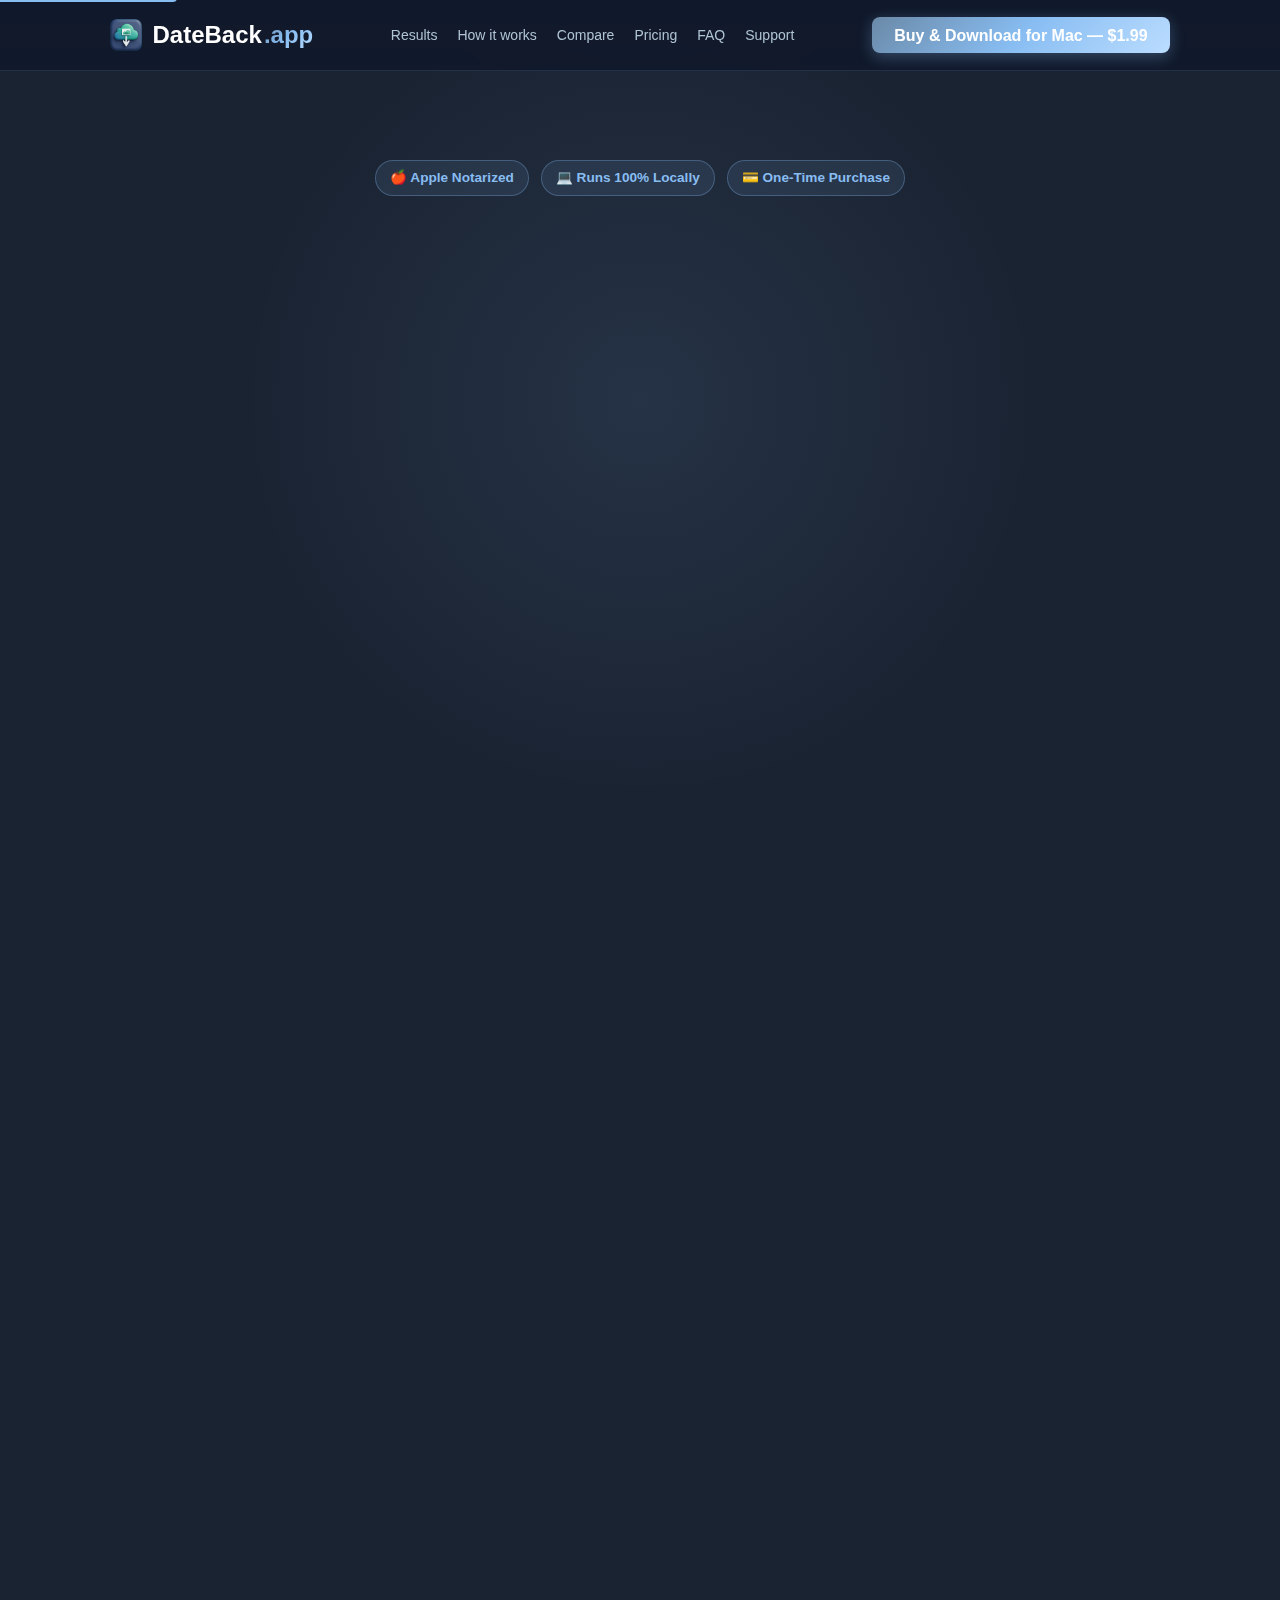
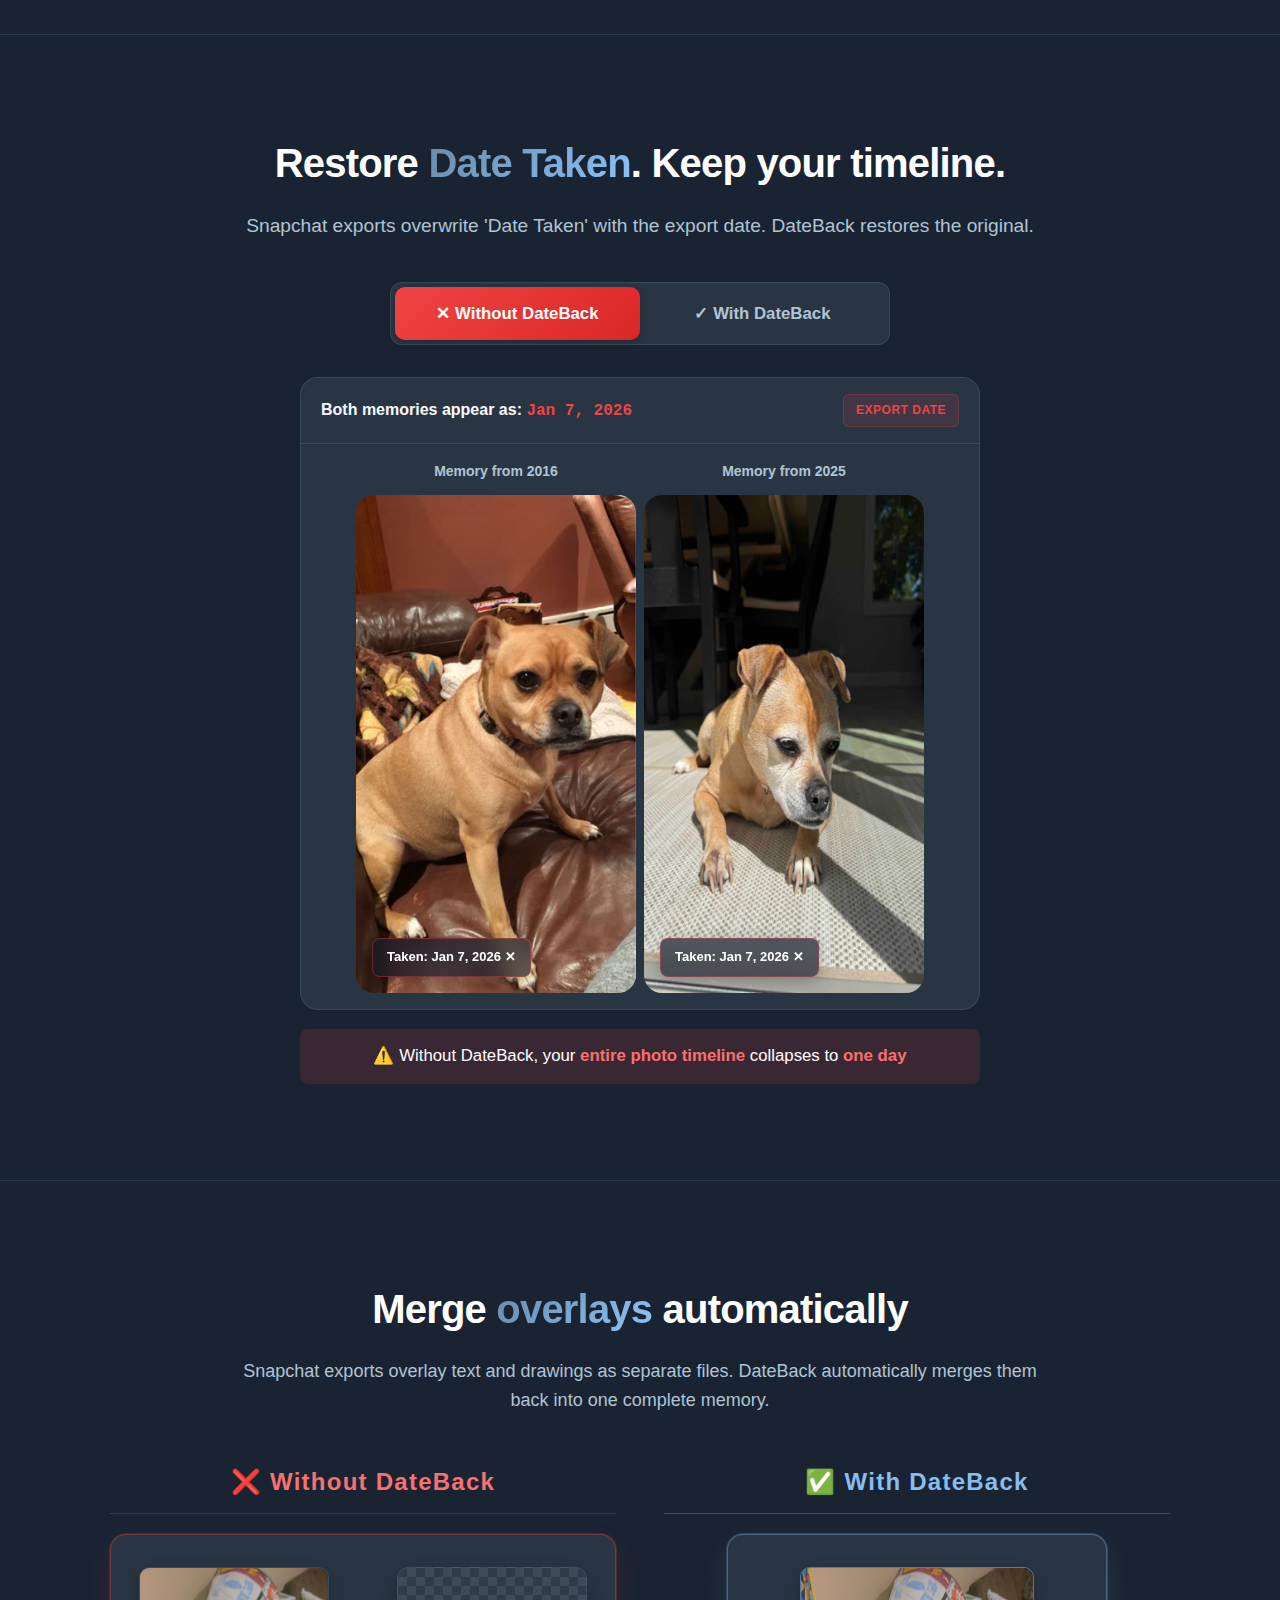
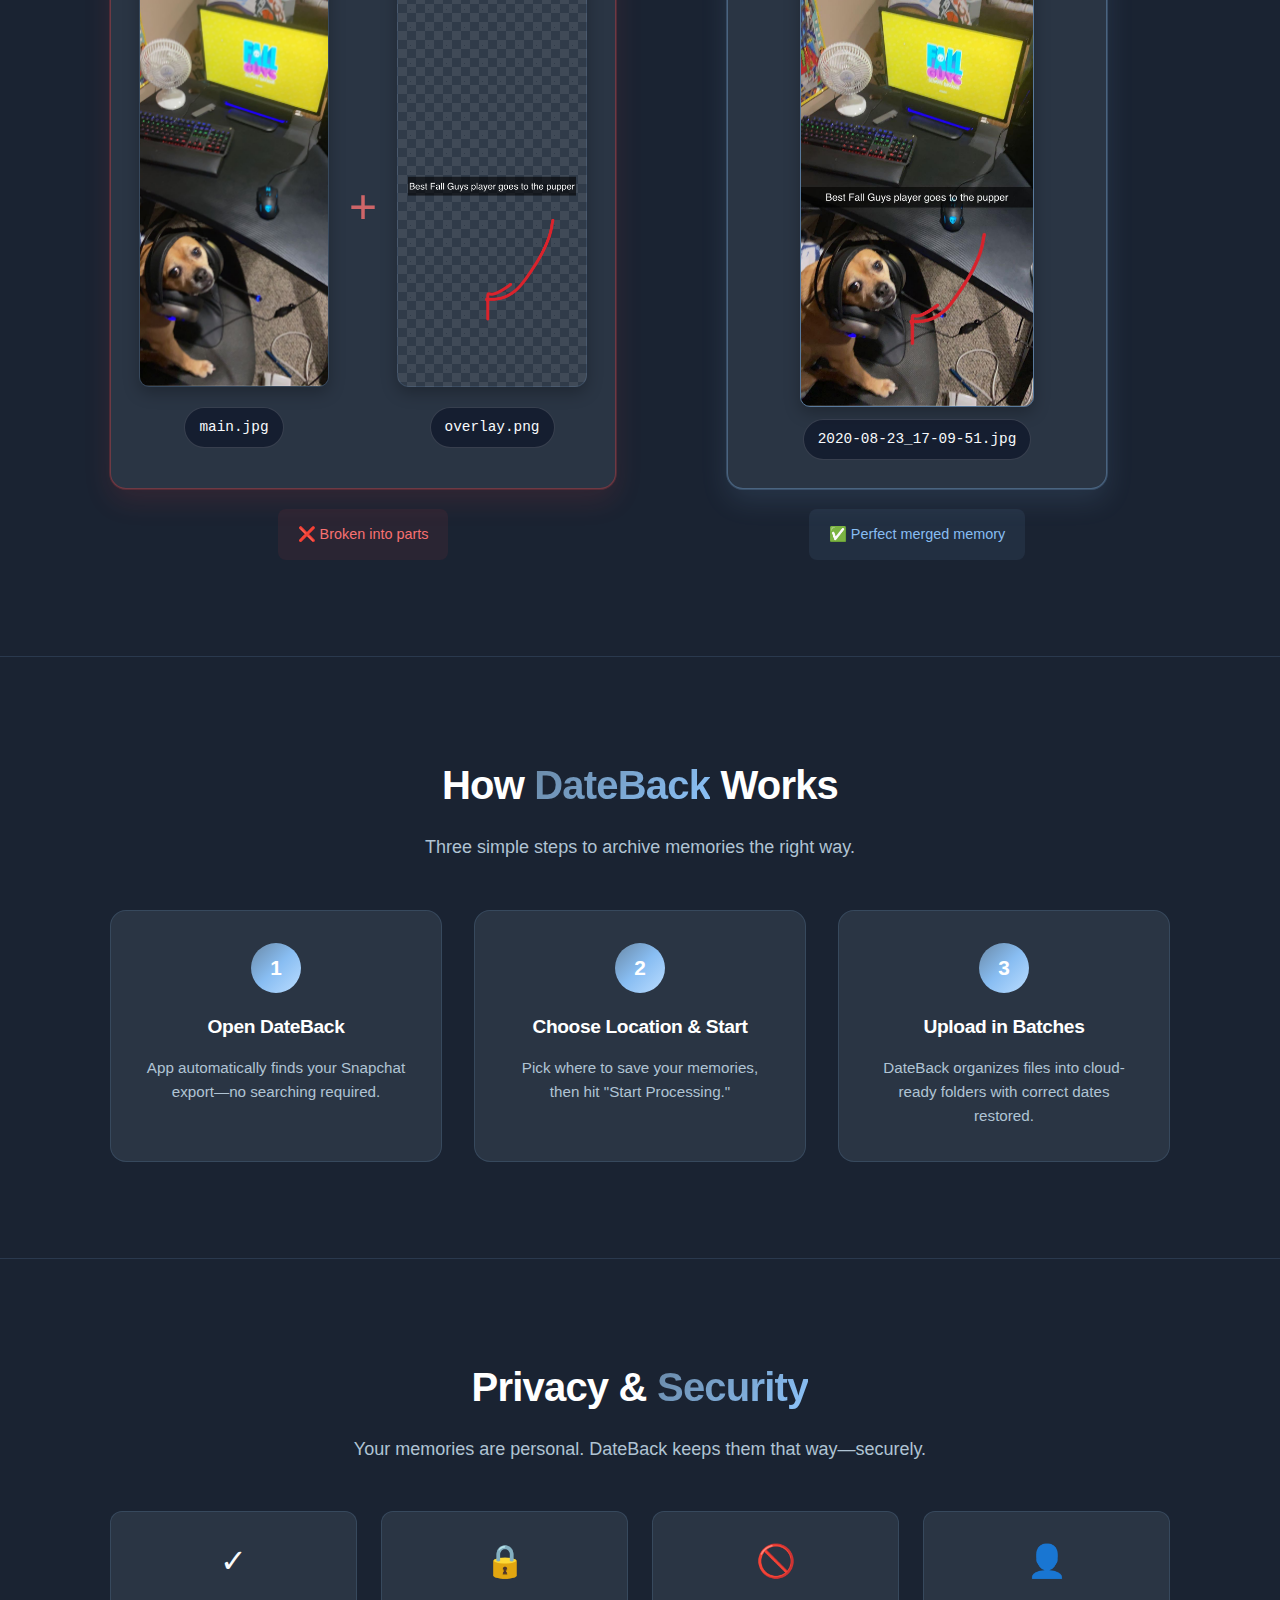
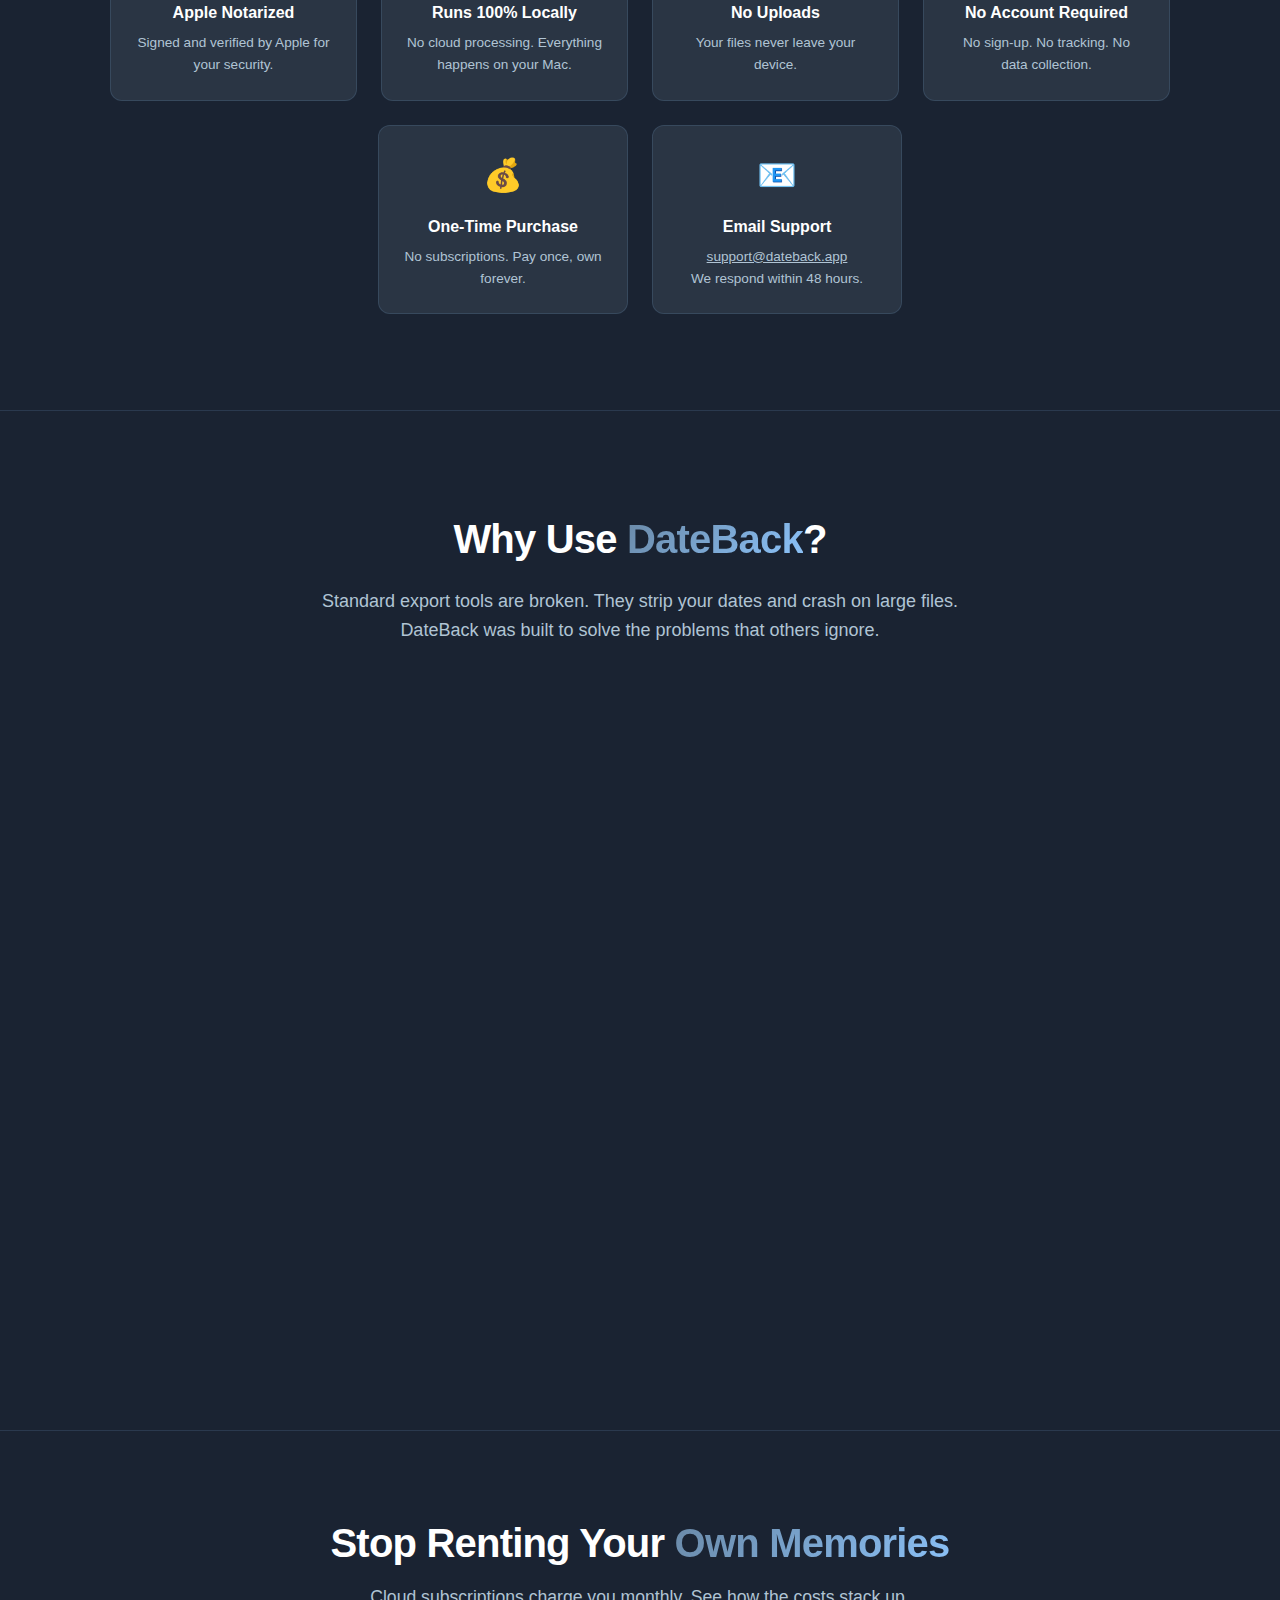
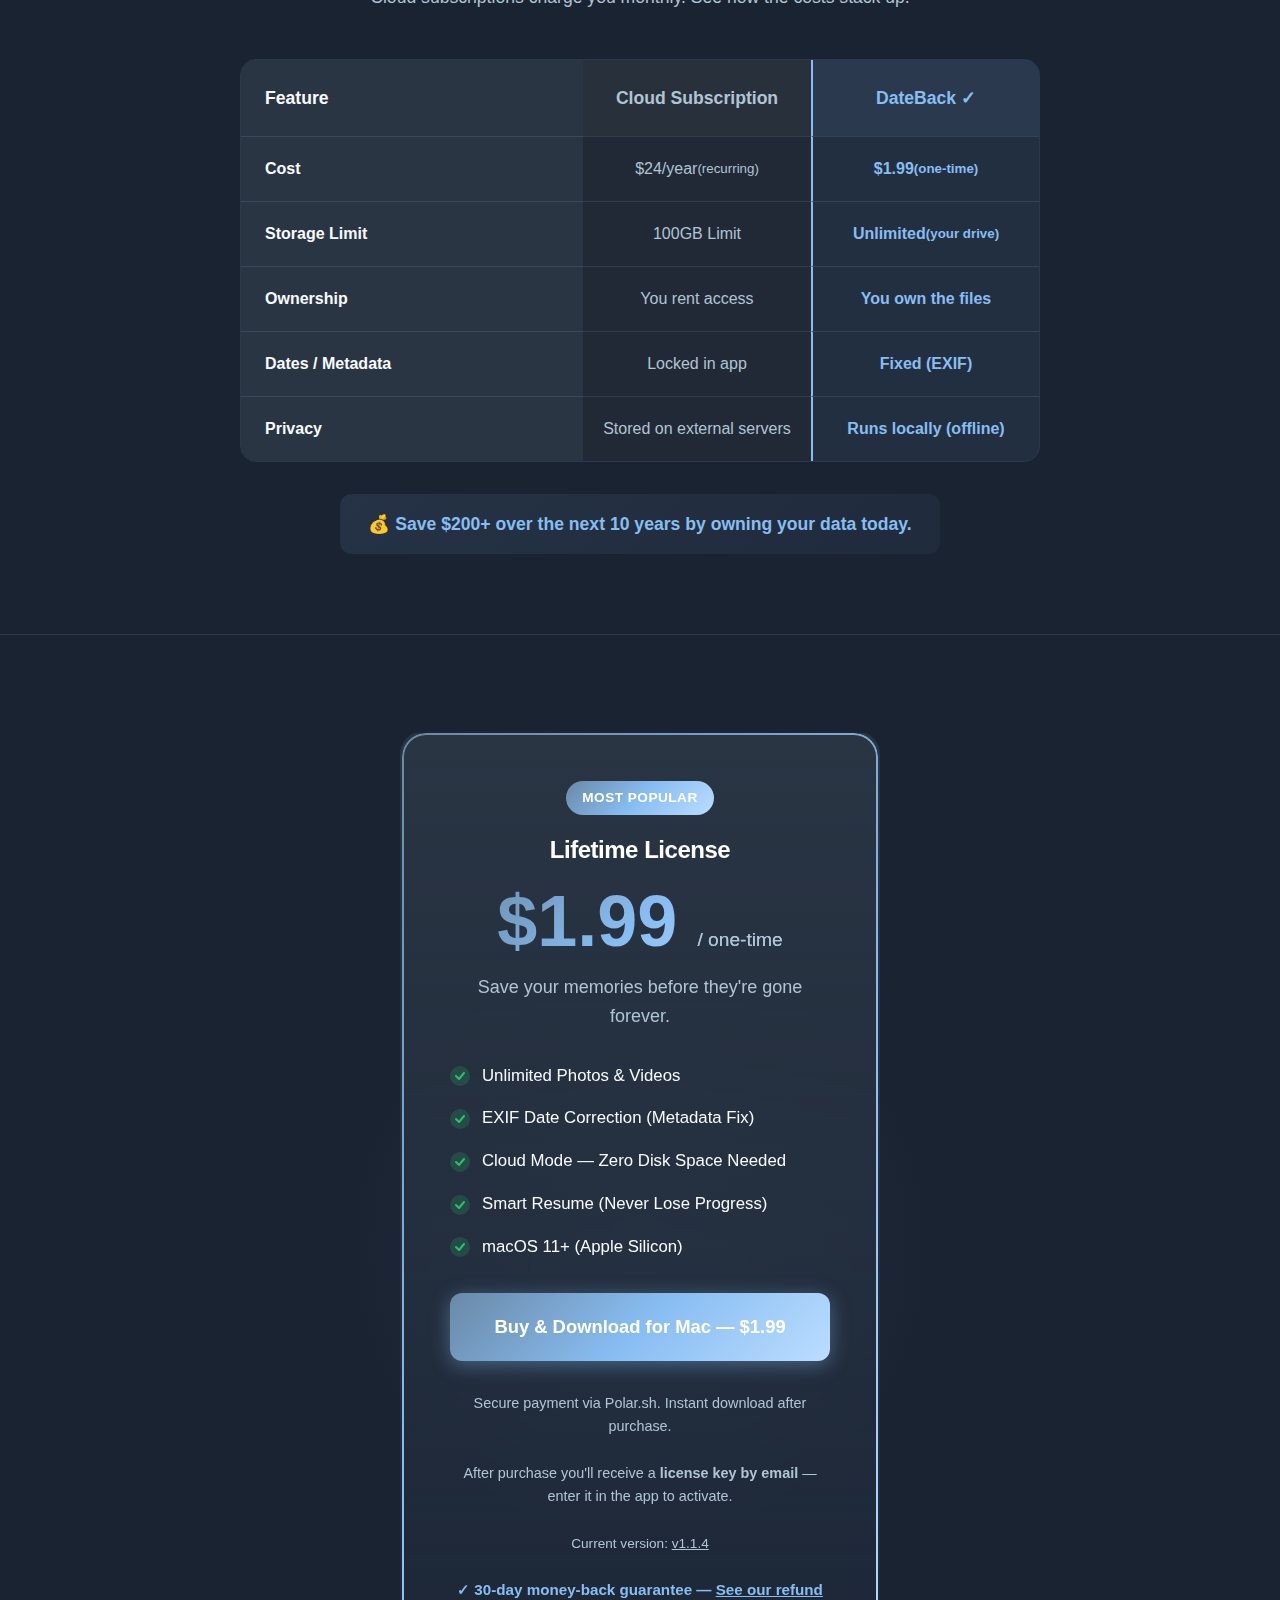
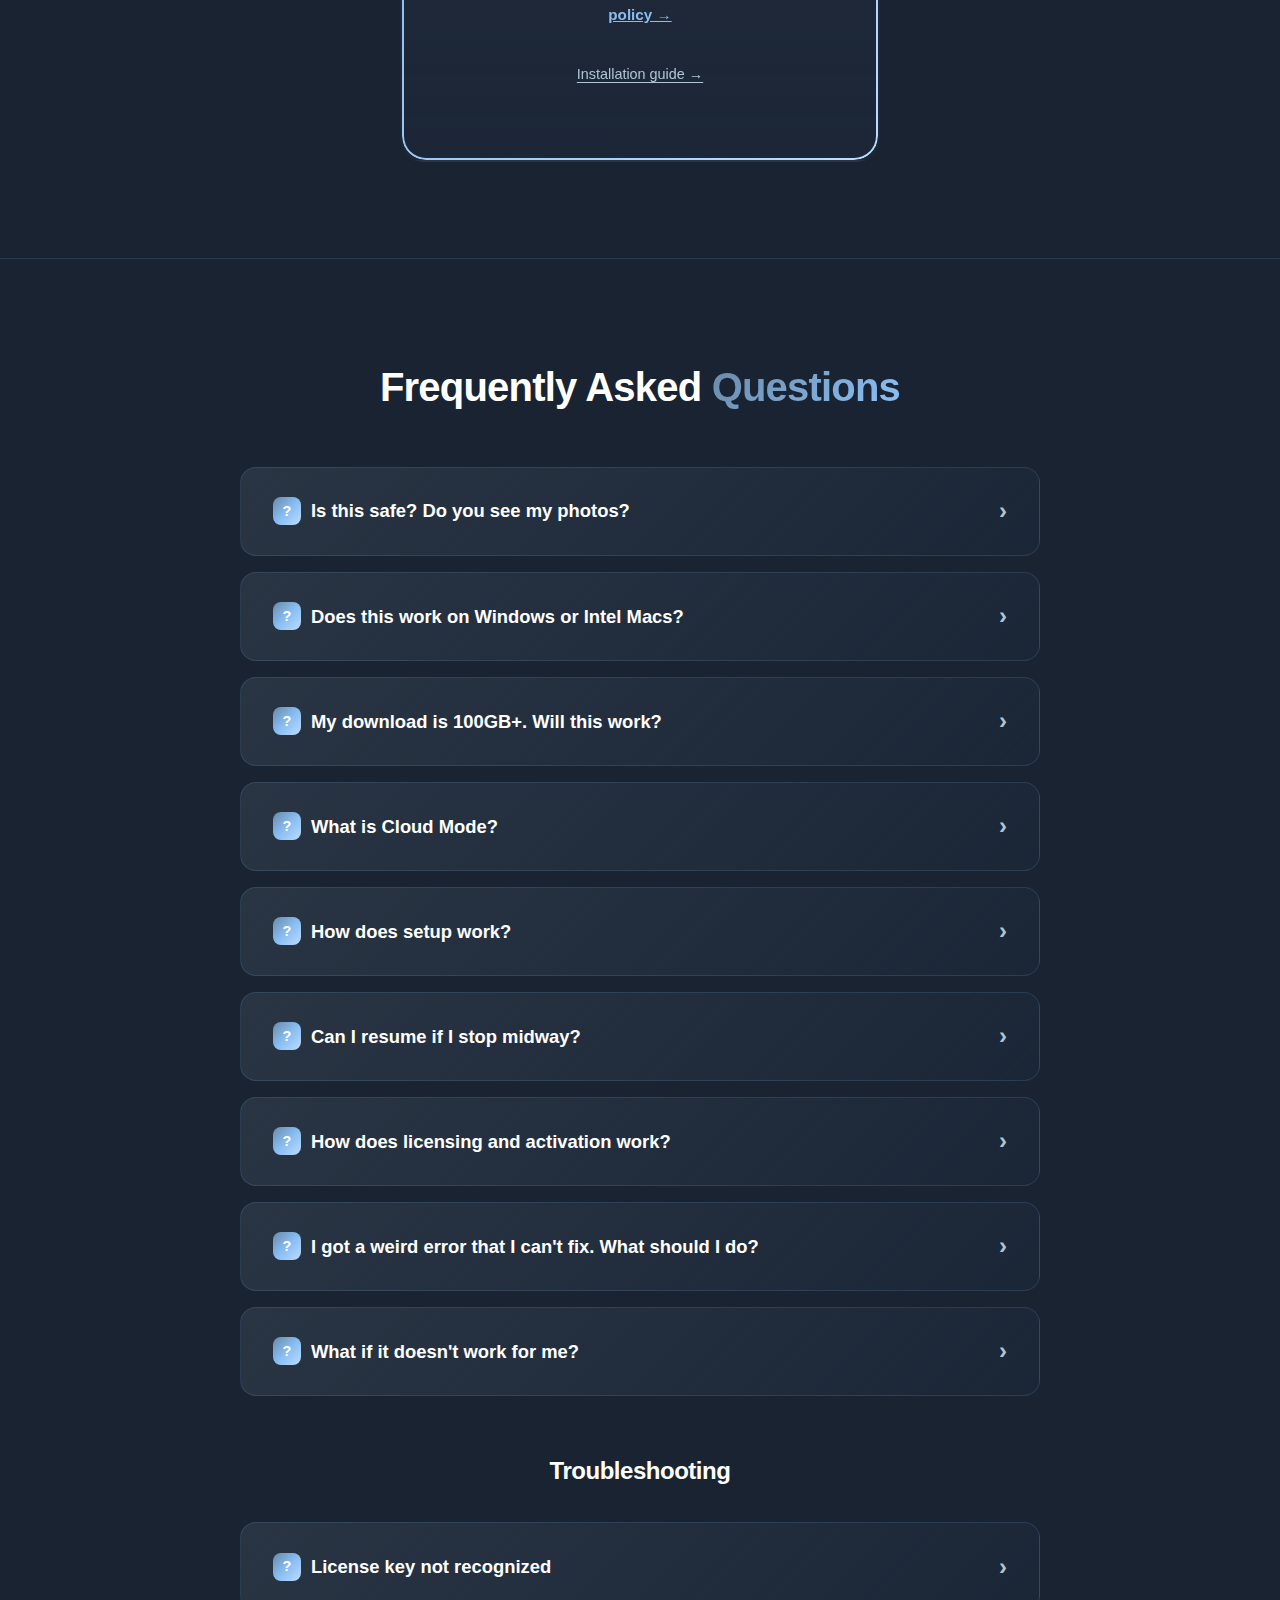
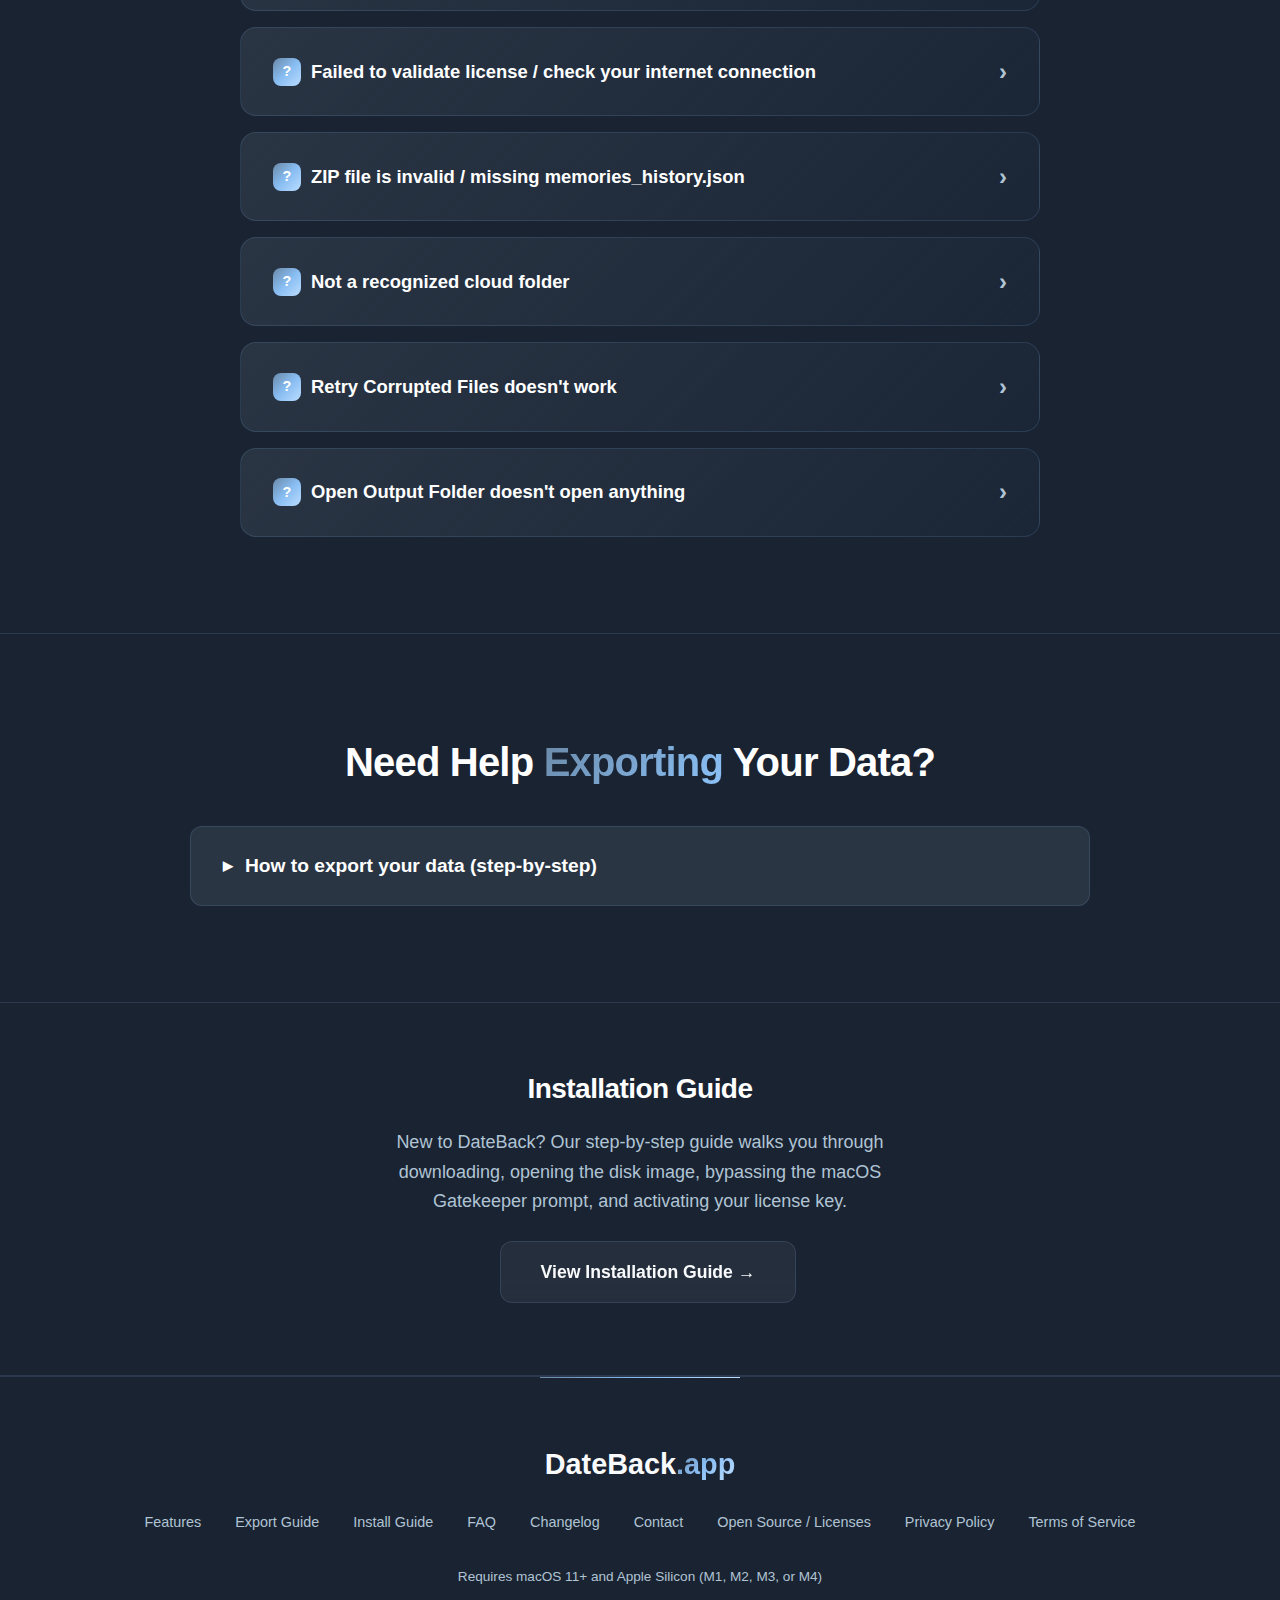
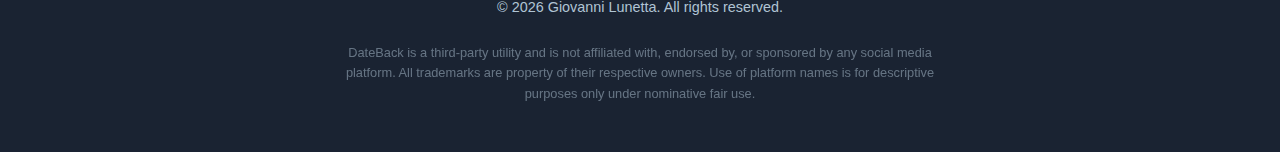
<file: index.html>
<!DOCTYPE html>
<html lang="en">

<head>
    <!-- Google tag (gtag.js) -->
    <script async src="https://www.googletagmanager.com/gtag/js?id=G-N4MMVR34D6"></script>
    <script>
        window.dataLayer = window.dataLayer || [];
        function gtag() { dataLayer.push(arguments); }
        gtag('js', new Date());
        gtag('config', 'G-N4MMVR34D6');
    </script>
    <meta charset="UTF-8">
    <meta name="viewport" content="width=device-width, initial-scale=1.0">
    <title>DateBack | Archive Memories the Right Way</title>
    <meta name="description"
        content="The only tool that fixes dates and metadata. Don't lose your past—archive memories the right way.">
    <link rel="canonical" href="https://dateback.app/">

    <meta property="og:title" content="DateBack | Archive Memories the Right Way">
    <meta property="og:description"
        content="The only tool that fixes dates and metadata. Don't lose your past—archive memories the right way.">
    <meta property="og:url" content="https://dateback.app/">
    <meta property="og:type" content="website">
    <meta property="og:image" content="https://dateback.app/images/og-image.png">
    <meta property="og:image:width" content="1200">
    <meta property="og:image:height" content="1200">
    <meta name="twitter:card" content="summary_large_image">
    <meta name="twitter:title" content="DateBack | Archive Memories the Right Way">
    <meta name="twitter:description"
        content="The only tool that fixes dates and metadata. Don't lose your past—archive memories the right way.">
    <meta name="twitter:image" content="https://dateback.app/images/og-image.png">

    <link rel="icon" type="image/png" href="images/favicon.png">
    <link rel="stylesheet" href="styles.css">
</head>

<body>
    <!-- Accessibility Skip Link -->
    <a href="#main-content" class="skip-link">Skip to main content</a>

    <nav>
        <div class="container nav-container">
            <a href="#" class="logo">
                <img src="images/logo.png" alt="DateBack logo" class="logo-img">
                DateBack<span>.app</span>
            </a>

            <div class="nav-center">
                <a href="#real-example">Results</a>
                <a href="#how-it-works">How it works</a>
                <a href="#comparison">Compare</a>
                <a href="#pricing">Pricing</a>
                <a href="#faq">FAQ</a>
                <a href="#" onclick="openContactModal(); return false;">Support</a>
            </div>

            <div class="nav-right">
                <a href="https://buy.polar.sh/polar_cl_F1R601XKoGREXw1PxwvhUVIYz859VlG83okyn2I1WCI"
                    class="nav-cta desktop-only" target="_blank" rel="noopener noreferrer">Buy &amp; Download for Mac —
                    $1.99</a>
                <button class="mobile-menu-btn" aria-label="Open menu" aria-expanded="false">☰</button>
            </div>
        </div>

        <div class="mobile-menu">
            <a href="#real-example">Results</a>
            <a href="#how-it-works">How it works</a>
            <a href="#demo">Demo</a>
            <a href="#comparison">Compare</a>
            <a href="#pricing">Pricing</a>
            <a href="#faq">FAQ</a>
            <a href="#" onclick="openContactModal(); return false;">Support</a>
            <a href="https://buy.polar.sh/polar_cl_F1R601XKoGREXw1PxwvhUVIYz859VlG83okyn2I1WCI" class="nav-cta"
                style="margin: 1rem 20px; display: inline-block; text-align: center;" target="_blank"
                rel="noopener noreferrer">Buy &amp; Download for Mac — $1.99</a>
        </div>
    </nav>

    <!-- HERO -->
    <section class="hero" id="top">
        <div class="container" id="main-content">
            <div class="hero-badges">
                <span class="hero-badge-pill">🍎 Apple Notarized</span>
                <span class="hero-badge-pill">💻 Runs 100% Locally</span>
                <span class="hero-badge-pill">💳 One-Time Purchase</span>
            </div>
            <h1>
                Don't lose your past.<br>
                Archive <span class="gradient-text">Snapchat Memories</span> the right way.
            </h1>
            <p>
                Export your Snapchat Memories, run DateBack, and get perfectly dated, organized files — <br>
                ready to upload to Google Photos, iCloud, or any cloud storage forever.
            </p>
            <div class="hero-buttons">
                <a href="https://buy.polar.sh/polar_cl_F1R601XKoGREXw1PxwvhUVIYz859VlG83okyn2I1WCI"
                    class="btn btn-primary" target="_blank" rel="noopener noreferrer">Buy &amp; Download for Mac —
                    $1.99</a>
                <a href="#features" class="btn btn-secondary">See Features</a>
            </div>
            <p class="system-requirements">
                <strong>System requirements:</strong> Apple Silicon Mac (M1, M2, M3, M4) &middot; macOS 11.0 (Big Sur) or later
            </p>

            <div class="hero-carousel">
                <div class="carousel-wrapper">
                    <button class="carousel-arrow carousel-arrow-left" aria-label="Previous image">‹</button>
                    <div class="carousel-track">
                        <img src="images/app_main.png" alt="DateBack App Interface - Ready to Process Your Memories"
                            class="carousel-image active" width="1920" height="1080" loading="eager"
                            fetchpriority="high" decoding="async">
                        <img src="images/app_processing_complete.png" alt="DateBack App - Processing Complete"
                            class="carousel-image" width="1920" height="1080" loading="lazy" decoding="async">
                    </div>
                    <button class="carousel-arrow carousel-arrow-right" aria-label="Next image">›</button>
                </div>
                <div class="carousel-dots">
                    <span class="dot active" data-index="0"></span>
                    <span class="dot" data-index="1"></span>
                </div>
            </div>
        </div>
    </section>

    <!-- DATES SECTION: Real Photo Proof -->
    <section id="real-example">
        <div class="container">
            <div style="text-align: center; max-width: 800px; margin: 0 auto;">
                <h2>Restore <span class="gradient-text">Date Taken</span>. Keep your timeline.</h2>
                <p style="font-size: 1.2rem; margin-bottom: 2rem;">Snapchat exports overwrite 'Date Taken' with the
                    export date. DateBack restores the original.</p>
            </div>

            <!-- GLOBAL TOGGLE -->
            <div class="diff-global-toggle" role="group" aria-label="Toggle date view for all examples">
                <button class="diff-global-btn active" data-state="without" aria-pressed="true" type="button">
                    ✕ Without DateBack
                </button>
                <button class="diff-global-btn" data-state="with" aria-pressed="false" type="button">
                    ✓ With DateBack
                </button>
            </div>

            <!-- STAGE: Fixed-height container for smooth transitions -->
            <div class="diff-stage">
                <!-- VIEW: WITHOUT DateBack (default, shown initially) -->
                <div class="diff-view diff-view--without" aria-hidden="false">
                    <div class="diff-group-card">
                        <div class="diff-group-header">
                            <div class="diff-group-title">Both memories appear as: <span class="diff-bad-date">Jan 7,
                                    2026</span></div>
                            <div class="diff-badge diff-badge--export">Export date</div>
                        </div>
                        <div class="diff-group-grid">
                            <div class="diff-group-item">
                                <div class="diff-group-label">Memory from 2016</div>
                                <div class="diff-media">
                                    <img src="images/example-lexi-2016.jpg" alt="Snapchat memory from 2016"
                                        loading="lazy">
                                    <div class="diff-pill diff-pill--without">Taken: Jan 7, 2026 ✕</div>
                                </div>
                            </div>
                            <div class="diff-group-item">
                                <div class="diff-group-label">Memory from 2025</div>
                                <div class="diff-media">
                                    <img src="images/example-lexi-2025.jpg" alt="Snapchat memory from 2025"
                                        loading="lazy">
                                    <div class="diff-pill diff-pill--without">Taken: Jan 7, 2026 ✕</div>
                                </div>
                            </div>
                        </div>
                    </div>
                </div>

                <!-- VIEW: WITH DateBack (hidden initially) -->
                <div class="diff-view diff-view--with" aria-hidden="true">
                    <div class="diff-cards-grid">
                        <div class="diff-card-item">
                            <div class="diff-card">
                                <div class="diff-footer diff-footer--top">
                                    <span class="diff-footer-date">Nov 20, 2016</span>
                                    <span class="diff-footer-badge">Date taken ✓</span>
                                </div>
                                <div class="diff-media">
                                    <img src="images/example-lexi-2016.jpg" alt="Snapchat memory from 2016"
                                        loading="lazy">
                                    <div class="diff-pill">Taken: Nov 20, 2016 ✓</div>
                                </div>
                            </div>
                        </div>
                        <div class="diff-card-item">
                            <div class="diff-card">
                                <div class="diff-footer diff-footer--top">
                                    <span class="diff-footer-date">Aug 30, 2025</span>
                                    <span class="diff-footer-badge">Date taken ✓</span>
                                </div>
                                <div class="diff-media">
                                    <img src="images/example-lexi-2025.jpg" alt="Snapchat memory from 2025"
                                        loading="lazy">
                                    <div class="diff-pill">Taken: Aug 30, 2025 ✓</div>
                                </div>
                            </div>
                        </div>
                    </div>
                </div>
            </div>

            <!-- Dynamic caption that changes based on toggle state -->
            <div class="example-caption" id="toggle-caption">
                <div class="caption-without"
                    style="background: rgba(239, 68, 68, 0.15); color: white; padding: 0.875rem 1.5rem; border-radius: 8px; font-weight: 500; font-size: 1.05rem; max-width: 680px; margin: 0 auto;">
                    ⚠️ Without DateBack, your <span style="color: #f87171; font-weight: 600;">entire photo
                        timeline</span> collapses to <span style="color: #f87171; font-weight: 600;">one day</span>
                </div>
                <div class="caption-with"
                    style="display: none; background: linear-gradient(135deg, rgba(44, 192, 105, 0.1), rgba(59, 142, 208, 0.1)); padding: 1.25rem 1.5rem; border-radius: 12px; border: 1px solid rgba(44, 192, 105, 0.2); max-width: 680px; margin: 0 auto;">
                    💡 DateBack reads <span class="caption-accent">hidden JSON</span> data and restores <span
                        class="caption-accent">original dates</span>.
                </div>
            </div>
        </div>
    </section>

    <!-- OVERLAY MERGE SECTION -->
    <section id="overlay-comparison">
        <div class="container">
            <div style="text-align: center; max-width: 800px; margin: 0 auto 3rem;">
                <h2>Merge <span class="gradient-text">overlays</span> automatically</h2>
                <p>Snapchat exports overlay text and drawings as separate files. DateBack automatically merges them back
                    into one complete memory.</p>
            </div>

            <div class="overlay-comparison-grid">
                <!-- Without DateBack -->
                <div class="comparison-item bad">
                    <h3 class="comparison-title bad">❌ Without DateBack</h3>
                    <div class="comparison-box">
                        <div class="file-pair">
                            <div class="file-item">
                                <img src="images/main.jpg" alt="Gaming setup photo without overlay text and drawings"
                                    loading="lazy" width="802" height="1488">
                                <p class="file-name">main.jpg</p>
                            </div>
                            <div class="file-separator">+</div>
                            <div class="file-item overlay-file">
                                <img src="images/overlay.png" alt="Snapchat overlay with text and drawings separate"
                                    loading="lazy" width="828" height="1488">
                                <p class="file-name">overlay.png</p>
                            </div>
                        </div>
                    </div>
                    <p class="comparison-result bad-result">❌ Broken into parts</p>
                </div>

                <!-- With DateBack -->
                <div class="comparison-item good">
                    <h3 class="comparison-title good">✅ With DateBack</h3>
                    <div class="comparison-box">
                        <div class="merged-result">
                            <img src="images/merged.jpg"
                                alt="Complete memory with overlay text and drawings perfectly merged" loading="lazy"
                                width="802" height="1488">
                            <p class="file-name">2020-08-23_17-09-51.jpg</p>
                        </div>
                    </div>
                    <p class="comparison-result good-result">✅ Perfect merged memory</p>
                </div>
            </div>
        </div>
    </section>

    <!-- HOW DATEBACK WORKS (3 Steps) -->
    <section id="how-it-works">
        <div class="container">
            <div style="text-align: center; max-width: 700px; margin: 0 auto;">
                <h2>How <span class="gradient-text">DateBack</span> Works</h2>
                <p>Three simple steps to archive memories the right way.</p>
            </div>

            <div class="steps-grid">
                <div class="step-card">
                    <div class="step-number-circle">1</div>
                    <h3>Open DateBack</h3>
                    <p>App automatically finds your Snapchat export—no searching required.</p>
                </div>
                <div class="step-card">
                    <div class="step-number-circle">2</div>
                    <h3>Choose Location & Start</h3>
                    <p>Pick where to save your memories, then hit "Start Processing."</p>
                </div>
                <div class="step-card">
                    <div class="step-number-circle">3</div>
                    <h3>Upload in Batches</h3>
                    <p>DateBack organizes files into cloud-ready folders with correct dates restored.</p>
                </div>
            </div>
        </div>
    </section>

    <!-- PRIVACY & SECURITY (Merged) -->
    <section id="privacy">
        <div class="container">
            <div style="text-align: center; max-width: 700px; margin: 0 auto;">
                <h2>Privacy & <span class="gradient-text">Security</span></h2>
                <p>Your memories are personal. DateBack keeps them that way—securely.</p>
            </div>

            <div class="privacy-grid">
                <div class="privacy-card">
                    <div class="icon">✓</div>
                    <h4>Apple Notarized</h4>
                    <p>Signed and verified by Apple for your security.</p>
                </div>
                <div class="privacy-card">
                    <div class="icon">🔒</div>
                    <h4>Runs 100% Locally</h4>
                    <p>No cloud processing. Everything happens on your Mac.</p>
                </div>
                <div class="privacy-card">
                    <div class="icon">🚫</div>
                    <h4>No Uploads</h4>
                    <p>Your files never leave your device.</p>
                </div>
                <div class="privacy-card">
                    <div class="icon">👤</div>
                    <h4>No Account Required</h4>
                    <p>No sign-up. No tracking. No data collection.</p>
                </div>
                <div class="privacy-card">
                    <div class="icon">💰</div>
                    <h4>One-Time Purchase</h4>
                    <p>No subscriptions. Pay once, own forever.</p>
                </div>
                <div class="privacy-card">
                    <div class="icon">📧</div>
                    <h4>Email Support</h4>
                    <p><a href="#" onclick="openContactModal(); return false;"
                            style="color: var(--accent-green);">support@dateback.app</a></p>
                    <p class="support-commitment">We respond within 48 hours.</p>
                </div>
            </div>
        </div>
    </section>

    <!-- FEATURES / WHY DATEBACK -->
    <section id="features">
        <div class="container">
            <div style="text-align: center; max-width: 700px; margin: 0 auto;">
                <h2>Why Use <span class="gradient-text">DateBack</span>?</h2>
                <p>Standard export tools are broken. They strip your dates and crash on large files. DateBack was built
                    to solve the problems that others ignore.</p>
            </div>

            <div class="features-grid">
                <div class="feature-card animate-fade-in delay-1">
                    <div class="feature-icon">🗓️</div>
                    <h3>The "Time Travel" Fix</h3>
                    <p>If you download manually, all your photos say "Today" for the date. DateBack reads the hidden JSON
                        data and injects the original date back into the file. Your 2018 memories will actually stay in
                        2018.</p>
                </div>
                <div class="feature-card animate-fade-in delay-2">
                    <div class="feature-icon">☁️</div>
                    <h3>Cloud Mode Streaming</h3>
                    <p>Have 50GB of memories but only 10GB free? No problem. Cloud Mode processes in batches of 500
                        files, pausing so you can upload and delete before continuing. Never run out of space.</p>
                </div>
                <div class="feature-card animate-fade-in delay-3">
                    <div class="feature-icon">⚡</div>
                    <h3>Smart Batching</h3>
                    <p>Uploading 20,000 files to Google Photos crashes your browser. DateBack automatically organizes
                        your files into neat batches of 500, making cloud upload smooth and crash-free.</p>
                </div>
            </div>
        </div>
    </section>

    <!-- COMPARISON -->
    <section id="comparison">
        <div class="container">
            <h2>Stop Renting Your <span class="gradient-text">Own Memories</span></h2>
            <p class="comparison-subtitle">Cloud subscriptions charge you monthly. See how the costs stack up.</p>

            <div class="comparison-table">
                <div class="comparison-header feature-header">Feature</div>
                <div class="comparison-header competitor">Cloud Subscription</div>
                <div class="comparison-header dateback">DateBack ✓</div>

                <div class="comparison-row">
                    <div class="comparison-cell feature">Cost</div>
                    <div class="comparison-cell competitor">$24/year<br><small>(recurring)</small></div>
                    <div class="comparison-cell dateback">$1.99<br><small>(one-time)</small></div>
                </div>

                <div class="comparison-row">
                    <div class="comparison-cell feature">Storage Limit</div>
                    <div class="comparison-cell competitor">100GB Limit</div>
                    <div class="comparison-cell dateback">Unlimited<br><small>(your drive)</small></div>
                </div>

                <div class="comparison-row">
                    <div class="comparison-cell feature">Ownership</div>
                    <div class="comparison-cell competitor">You rent access</div>
                    <div class="comparison-cell dateback">You own the files</div>
                </div>

                <div class="comparison-row">
                    <div class="comparison-cell feature">Dates / Metadata</div>
                    <div class="comparison-cell competitor">Locked in app</div>
                    <div class="comparison-cell dateback">Fixed (EXIF)</div>
                </div>

                <div class="comparison-row">
                    <div class="comparison-cell feature">Privacy</div>
                    <div class="comparison-cell competitor">Stored on external servers</div>
                    <div class="comparison-cell dateback">Runs locally (offline)</div>
                </div>
            </div>

            <!-- Mobile-friendly comparison (hidden on desktop) -->
            <div class="comparison-mobile">
                <div class="comparison-mobile-card competitor-card">
                    <h4>❌ Cloud Subscription</h4>
                    <ul>
                        <li><strong>Cost:</strong> $24/year (recurring)</li>
                        <li><strong>Storage:</strong> 100GB Limit</li>
                        <li><strong>Ownership:</strong> You rent access</li>
                        <li><strong>Dates:</strong> Locked in app</li>
                        <li><strong>Privacy:</strong> External servers</li>
                    </ul>
                </div>
                <div class="comparison-mobile-card dateback-card">
                    <h4>✓ DateBack</h4>
                    <ul>
                        <li><strong>Cost:</strong> $1.99 one-time</li>
                        <li><strong>Storage:</strong> Unlimited (your drive)</li>
                        <li><strong>Ownership:</strong> You own the files</li>
                        <li><strong>Dates:</strong> Fixed (EXIF)</li>
                        <li><strong>Privacy:</strong> Runs locally (offline)</li>
                    </ul>
                </div>
            </div>

            <div class="comparison-caption">
                💰 Save $200+ over the next 10 years by owning your data today.
            </div>
        </div>
    </section>

    <!-- PRICING -->
    <section id="pricing">
        <div class="container">
            <div class="pricing-card">
                <span class="pricing-badge">Most Popular</span>
                <h3>Lifetime License</h3>
                <div class="price">$1.99 <span>/ one-time</span></div>
                <p>Save your memories before they're gone forever.</p>

                <ul class="check-list">
                    <li>
                        <svg width="20" height="20" viewBox="0 0 20 20" fill="none">
                            <circle cx="10" cy="10" r="10" fill="rgba(44, 192, 105, 0.2)" />
                            <path d="M6 10l3 3 5-6" stroke="#2cc069" stroke-width="2" stroke-linecap="round"
                                stroke-linejoin="round" />
                        </svg>
                        Unlimited Photos & Videos
                    </li>
                    <li>
                        <svg width="20" height="20" viewBox="0 0 20 20" fill="none">
                            <circle cx="10" cy="10" r="10" fill="rgba(44, 192, 105, 0.2)" />
                            <path d="M6 10l3 3 5-6" stroke="#2cc069" stroke-width="2" stroke-linecap="round"
                                stroke-linejoin="round" />
                        </svg>
                        EXIF Date Correction (Metadata Fix)
                    </li>
                    <li>
                        <svg width="20" height="20" viewBox="0 0 20 20" fill="none">
                            <circle cx="10" cy="10" r="10" fill="rgba(44, 192, 105, 0.2)" />
                            <path d="M6 10l3 3 5-6" stroke="#2cc069" stroke-width="2" stroke-linecap="round"
                                stroke-linejoin="round" />
                        </svg>
                        Cloud Mode — Zero Disk Space Needed
                    </li>
                    <li>
                        <svg width="20" height="20" viewBox="0 0 20 20" fill="none">
                            <circle cx="10" cy="10" r="10" fill="rgba(44, 192, 105, 0.2)" />
                            <path d="M6 10l3 3 5-6" stroke="#2cc069" stroke-width="2" stroke-linecap="round"
                                stroke-linejoin="round" />
                        </svg>
                        Smart Resume (Never Lose Progress)
                    </li>
                    <li>
                        <svg width="20" height="20" viewBox="0 0 20 20" fill="none">
                            <circle cx="10" cy="10" r="10" fill="rgba(44, 192, 105, 0.2)" />
                            <path d="M6 10l3 3 5-6" stroke="#2cc069" stroke-width="2" stroke-linecap="round"
                                stroke-linejoin="round" />
                        </svg>
                        macOS 11+ (Apple Silicon)
                    </li>
                </ul>

                <a href="https://buy.polar.sh/polar_cl_F1R601XKoGREXw1PxwvhUVIYz859VlG83okyn2I1WCI"
                    class="btn btn-primary" target="_blank" rel="noopener noreferrer">Buy &amp; Download for Mac —
                    $1.99</a>

                <p style="margin-top: 1.5rem; font-size: 0.9rem;">
                    Secure payment via Polar.sh. Instant download after purchase.
                </p>
                <p style="margin-top: 0.75rem; font-size: 0.9rem; color: var(--text-muted);">
                    After purchase you'll receive a <strong>license key by email</strong> — enter it in the app to activate.
                </p>
                <p style="margin-top: 0.75rem; font-size: 0.85rem; color: var(--text-muted);">
                    Current version: <a href="changelog.html" style="color: var(--accent-blue);">v1.1.4</a>
                </p>
                <p style="margin-top: 1rem; font-size: 0.95rem; color: var(--accent-primary); font-weight: 600;">
                    ✓ 30-day money-back guarantee — <a href="/terms-of-service.html#refunds" style="color: var(--accent-primary); text-decoration: underline;">See our refund policy →</a>
                </p>
                <p style="margin-top: 0.75rem;">
                    <a href="/install.html" class="install-guide-link">Installation guide &rarr;</a>
                </p>
            </div>
        </div>
    </section>


    <!-- FAQ -->
    <section id="faq">
        <div class="container">
            <h2 style="text-align: center; margin-bottom: 3rem;">Frequently Asked <span
                    class="gradient-text">Questions</span></h2>

            <div class="faq-grid">
                <details class="faq-item">
                    <summary>Is this safe? Do you see my photos?</summary>
                    <p>It is 100% safe. DateBack processes everything locally on your Mac — your photos are never
                        uploaded, tracked, or seen by anyone but you. (An internet connection is only needed to
                        activate and periodically validate your license key.)</p>
                </details>

                <details class="faq-item">
                    <summary>Does this work on Windows or Intel Macs?</summary>
                    <p><strong>Apple Silicon Macs only</strong> (M1, M2, M3, M4). Intel Macs and Windows are not
                        currently supported. Future versions may expand compatibility.</p>
                </details>

                <details class="faq-item">
                    <summary>My download is 100GB+. Will this work?</summary>
                    <p>Yes! We specifically built Cloud Mode for this. Unlike other tools that crash trying to unzip
                        everything at once, DateBack streams one file at a time. It handles massive libraries
                        effortlessly.</p>
                </details>

                <details class="faq-item">
                    <summary>What is Cloud Mode?</summary>
                    <p>Cloud Mode processes your memories in batches of 500 and automatically delivers each batch to a
                        cloud folder you choose — iCloud Drive, Google Drive, OneDrive, Dropbox, or Box. DateBack
                        copies files into your synced folder; your cloud provider's app handles the upload to the
                        cloud. After each batch completes, the app pauses so you can continue to the next batch or
                        stop for now. The <strong>Open Output Folder</strong> button in Cloud Mode opens your cloud
                        destination folder directly.</p>
                </details>

                <details class="faq-item">
                    <summary>How does setup work?</summary>
                    <p>DateBack walks you through five steps: (1) select your downloaded Snapchat ZIP — drag-and-drop,
                        browse, or use the auto-find button; (2) choose where memories will be stored; (3) review the
                        storage check; (4) pick Computer or Cloud mode; (5) if you chose Cloud, select a destination
                        folder and optionally adjust Advanced settings. If you don't choose a folder, memories are saved
                        to <strong>~/Pictures/SnapchatMemories</strong> by default.</p>
                </details>

                <details class="faq-item">
                    <summary>Can I resume if I stop midway?</summary>
                    <p>Yes. When you restart processing on an existing output folder, DateBack shows a resume modal with
                        three options: <strong>Skip Already Processed</strong> — fast resume using saved progress
                        (recommended); <strong>Verify Files</strong> — double-checks files on disk, safer but slower;
                        or <strong>Start Fresh</strong> — clears the folder and begins again. In Computer mode you can
                        also enable <em>Pause after every batch (500 files)</em> to pause automatically between
                        batches.</p>
                </details>

                <details class="faq-item">
                    <summary>How does licensing and activation work?</summary>
                    <p>DateBack does not have an in-app purchase flow. After you buy a license you receive a license key
                        by email. Open DateBack, enter that key in the activation modal when prompted, and click
                        <strong>Activate License</strong>. If activation succeeds the app is fully unlocked. If you
                        have trouble, email
                        <a href="mailto:support@dateback.app">support@dateback.app</a>.
                    </p>
                </details>

                <details class="faq-item">
                    <summary>I got a weird error that I can't fix. What should I do?</summary>
                    <p>If you're experiencing an error, first try restarting the app. If the problem persists,
                        <strong>export your support logs</strong> by going to <strong>Help → Export Support
                            Logs</strong> in the app's menu. This creates a ZIP file with diagnostic information. Then,
                        email the ZIP file to <a href="mailto:support@dateback.app">support@dateback.app</a>
                        along with a description of the issue. This helps us identify and fix the exact cause of your
                        error quickly!
                    </p>
                </details>

                <details class="faq-item">
                    <summary>What if it doesn't work for me?</summary>
                    <p>Email <a href="mailto:support@dateback.app">support@dateback.app</a> within 30 days of
                        purchase for a full refund — no questions asked. For any other help, we respond within
                        48 hours.
                    </p>
                </details>
            </div>

            <h2 style="text-align: center; margin: 3.5rem 0 2rem; font-size: 1.5rem;">Troubleshooting</h2>
            <div class="faq-grid">
                <details class="faq-item">
                    <summary>License key not recognized</summary>
                    <p>Double-check that you copied the full key from your purchase email with no extra spaces. If the
                        key looks correct but the app still shows <em>"License key not recognized. Please verify your
                            key or contact support."</em>, email
                        <a href="mailto:support@dateback.app">support@dateback.app</a>
                        with your purchase receipt.
                    </p>
                </details>

                <details class="faq-item">
                    <summary>Failed to validate license / check your internet connection</summary>
                    <p>DateBack validates your license key over the internet. If you see <em>"Failed to validate
                            license. Please check your internet connection."</em>, make sure you are online and try
                        again. If you see <em>"Too many validation attempts. Please wait 60 seconds and try
                            again."</em>, wait a minute and resubmit.</p>
                </details>

                <details class="faq-item">
                    <summary>ZIP file is invalid / missing memories_history.json</summary>
                    <p>DateBack checks your ZIP for a file called <strong>memories_history.json</strong>. If it is
                        missing, your Snapchat export was requested without the right options. Go back to Snapchat's
                        data download page, make sure both <strong>"Export your Memories"</strong> and
                        <strong>"Export JSON Files"</strong> are toggled ON, and request a new export.</p>
                </details>

                <details class="faq-item">
                    <summary>Not a recognized cloud folder</summary>
                    <p>Cloud Mode only accepts folders inside a supported sync service. If you see <em>"Not a recognized
                            cloud folder. Choose iCloud Drive, Google Drive, OneDrive, Dropbox, or Box."</em>, pick a
                        folder that lives inside one of those five services. Folders set up via symlinks are not
                        allowed.</p>
                </details>

                <details class="faq-item">
                    <summary>Retry Corrupted Files doesn't work</summary>
                    <p>The retry feature requires a <strong>detailed_report.json</strong> file created by the previous
                        processing run. If that file is missing, the app will show <em>"No detailed_report.json found.
                            Run full processing first."</em> Complete a full processing run first, then use
                        <strong>Retry Corrupted Files</strong> from the completion screen.</p>
                </details>

                <details class="faq-item">
                    <summary>Open Output Folder doesn't open anything</summary>
                    <p>For security, DateBack only opens folders that were approved during the current session. If you
                        restart the app or change your selected folder, the previous path is no longer active. To open
                        your output folder, re-run processing with the same folder selected, or navigate to it manually
                        in Finder. In Cloud Mode this button opens your cloud destination folder, not the local output
                        folder.</p>
                </details>
            </div>
        </div>
    </section>

    <!-- EXPORT GUIDE (Collapsed Accordion) -->
    <section id="export-guide">
        <div class="container">
            <h2 style="text-align: center; margin-bottom: 2rem;">Need Help <span class="gradient-text">Exporting</span>
                Your Data?</h2>

            <details class="export-guide-accordion">
                <summary>How to export your data (step-by-step)</summary>
                <div class="export-guide-content">
                    <div class="tutorial-step-large">
                        <div class="step-header">
                            <div class="step-number">1</div>
                            <div class="step-text">
                                <h3>Select Your Data</h3>
                                <p>Go to your social platform's data download page and log in. <strong>Crucial:</strong>
                                    Make sure both <strong>"Export your Memories"</strong> AND <strong>"Export JSON
                                        Files"</strong> are toggled ON. Without the JSON files, the dates will not be
                                    fixed.</p>
                                <div class="step-alert">
                                    <strong>⚠️ Important: "My Eyes Only" Memories</strong><br>
                                    Photos/videos in "My Eyes Only" <strong>cannot be exported</strong> unless you
                                    unhide them first!<br><br>
                                    <strong>Before requesting your data:</strong><br>
                                    Open the app → My Eyes Only → Select → Select All → Three Dots → <strong>Unhide
                                        Snaps</strong>
                                </div>
                            </div>
                        </div>
                        <div class="step-image">
                            <img src="images/DownloadSnapchatDataP1.png"
                                alt="Select Export your Memories and Export JSON Files" loading="lazy">
                        </div>
                    </div>

                    <div class="tutorial-step-large">
                        <div class="step-header">
                            <div class="step-number">2</div>
                            <div class="step-text">
                                <h3>Choose Date Range</h3>
                                <p>Scroll down to the date filter. Select <strong>"All Time"</strong> to ensure you get
                                    everything. Confirm your email address at the bottom and click
                                    <strong>"Submit."</strong>
                                </p>
                            </div>
                        </div>
                        <div class="step-image">
                            <img src="images/DownloadSnapchatDataP2.png" alt="Choose All Time date range"
                                loading="lazy">
                        </div>
                    </div>

                    <div class="tutorial-step-large">
                        <div class="step-header">
                            <div class="step-number">3</div>
                            <div class="step-text">
                                <h3>Wait for Processing</h3>
                                <p>The service will begin creating your files. You will see a "Processing" status. You
                                    do not need to stay on this page; you can close the tab.</p>
                            </div>
                        </div>
                        <div class="step-image">
                            <img src="images/DownloadSnapchatDataP3.png" alt="Processing status screen" loading="lazy">
                        </div>
                    </div>

                    <div class="tutorial-step-large">
                        <div class="step-header">
                            <div class="step-number">4</div>
                            <div class="step-text">
                                <h3>Check Your Email</h3>
                                <p>When your data is ready (this can take minutes or hours depending on the size), you
                                    will get an email notification. Open it and click the download link.</p>
                            </div>
                        </div>
                        <div class="step-image">
                            <img src="images/DownloadSnapchatDataP4.png" alt="Email notification" loading="lazy">
                        </div>
                    </div>

                    <div class="tutorial-step-large">
                        <div class="step-header">
                            <div class="step-number">5</div>
                            <div class="step-text">
                                <h3>Access Your Exports</h3>
                                <p>You will be taken back to the website. You should see your export listed under
                                    <strong>"Your exports."</strong> Click the <strong>"See exports"</strong> button if
                                    needed.
                                </p>
                            </div>
                        </div>
                        <div class="step-image">
                            <img src="images/DownloadSnapchatDataP5.png" alt="Your exports section" loading="lazy">
                        </div>
                    </div>

                    <div class="tutorial-step-large">
                        <div class="step-header">
                            <div class="step-number">6</div>
                            <div class="step-text">
                                <h3>Download the ZIP File</h3>
                                <p>Click the blue <strong>Download</strong> button next to your data file.</p>
                            </div>
                        </div>
                        <div class="step-image">
                            <img src="images/DownloadSnapchatDataP6.png" alt="Download button" loading="lazy">
                        </div>
                    </div>

                    <div class="tutorial-step-large">
                        <div class="step-header">
                            <div class="step-number">7</div>
                            <div class="step-text">
                                <h3>Locate the File</h3>
                                <p>Open your "Downloads" folder. You should see a file named
                                    <strong>mydata-numbers.zip</strong>. Do not unzip this yet—DateBack will handle it!
                                </p>
                            </div>
                        </div>
                        <div class="step-image">
                            <img src="images/DownloadSnapchatDataP7.png" alt="ZIP file in Downloads folder"
                                loading="lazy">
                        </div>
                    </div>
                </div>
            </details>
        </div>
    </section>

    <!-- Image Lightbox -->
    <div id="lightbox" class="lightbox">
        <span class="lightbox-close">&times;</span>
        <img class="lightbox-content" id="lightbox-img" alt="Enlarged view">
    </div>

    <!-- Contact Modal -->
    <div id="contactModal" class="contact-modal">
        <div class="contact-modal-content">
            <span class="contact-modal-close" onclick="closeContactModal()">
                <svg xmlns="http://www.w3.org/2000/svg" width="20" height="20" viewBox="0 0 24 24" fill="none"
                    stroke="currentColor" stroke-width="2" stroke-linecap="round" stroke-linejoin="round">
                    <line x1="18" y1="6" x2="6" y2="18"></line>
                    <line x1="6" y1="6" x2="18" y2="18"></line>
                </svg>
            </span>
            <h2>Get in <span class="gradient-text">Touch</span></h2>
            <p style="color: var(--text-muted); margin-bottom: 2rem;">Have a question or need support? We're here to
                help!</p>

            <form id="contactForm" name="contact" method="POST" action="/" data-netlify="true"
                enctype="multipart/form-data">
                <input type="hidden" name="form-name" value="contact" />
                <div class="form-group">
                    <label for="contact-name">Name</label>
                    <input type="text" id="contact-name" name="name" required placeholder="Your name">
                </div>

                <div class="form-group">
                    <label for="contact-email">Email</label>
                    <input type="email" id="contact-email" name="email" required placeholder="your.email@example.com">
                </div>

                <div class="form-group">
                    <label for="contact-subject">Subject</label>
                    <input type="text" id="contact-subject" name="subject" required placeholder="What's this about?">
                </div>

                <div class="form-group">
                    <label for="contact-message">Message</label>
                    <textarea id="contact-message" name="message" required placeholder="Tell us more..."
                        rows="6"></textarea>
                </div>

                <div class="form-group">
                    <label for="contact-attachments">Attachments <span
                            style="color: var(--text-muted); font-size: 0.9em;">(optional, max 8MB per
                            file)</span></label>
                    <input type="file" id="contact-attachments" name="attachment" accept="image/*"
                        style="padding: 0.75rem; cursor: pointer;">
                    <small style="color: var(--text-muted); font-size: 0.85em; display: block; margin-top: 0.5rem;">You
                        can attach screenshots or images to help us better understand your issue</small>
                </div>

                <button type="submit" class="btn btn-primary" id="contactSubmit">
                    <span id="submitText">Send Message</span>
                    <span id="submitSpinner" style="display: none;">Sending...</span>
                </button>
            </form>

            <div id="contactSuccess" class="contact-message contact-success" style="display: none;">
                ✓ Message sent successfully! We'll get back to you soon.
            </div>
            <div id="contactError" class="contact-message contact-error" style="display: none;">
                ✗ Oops! Something went wrong. Please email us directly at support@dateback.app
            </div>
        </div>
    </div>

    <!-- anchor for app deep link: https://dateback.app/#install-guide -->
    <section id="install-guide" class="install-guide-preview">
        <div class="container">
            <h2>Installation Guide</h2>
            <p>New to DateBack? Our step-by-step guide walks you through downloading, opening the disk image, bypassing the macOS Gatekeeper prompt, and activating your license key.</p>
            <a href="/install.html" class="btn btn-secondary">View Installation Guide &rarr;</a>
        </div>
    </section>

    <footer>
        <div class="container">
            <div class="footer-logo">DateBack<span>.app</span></div>

            <div class="footer-links">
                <a href="#features">Features</a>
                <a href="#export-guide">Export Guide</a>
                <a href="install.html">Install Guide</a>
                <a href="#faq">FAQ</a>
                <a href="changelog.html">Changelog</a>
                <a href="#" onclick="openContactModal(); return false;">Contact</a>
                <a href="https://dateback.app/licenses/ffmpeg-source.zip">Open Source / Licenses</a>
                <a href="privacy-policy.html">Privacy Policy</a>
                <a href="terms-of-service.html">Terms of Service</a>
            </div>

            <p style="font-size: 0.85rem; color: var(--text-muted);">
                Requires macOS 11+ and Apple Silicon (M1, M2, M3, or M4)
            </p>

            <p>&copy; 2026 Giovanni Lunetta. All rights reserved.</p>

            <p class="disclaimer">
                DateBack is a third-party utility and is not affiliated with, endorsed by, or sponsored by any social
                media platform.
                All trademarks are property of their respective owners. Use of platform names is for descriptive
                purposes only under nominative fair use.
            </p>
        </div>
    </footer>


    <!-- Sticky Mobile CTA Bar (mobile only) -->
    <div class="mobile-cta-bar">
        <a href="https://buy.polar.sh/polar_cl_F1R601XKoGREXw1PxwvhUVIYz859VlG83okyn2I1WCI" class="btn btn-primary"
            target="_blank" rel="noopener noreferrer">
            Buy for $1.99
        </a>
    </div>

    <script src="script.js"></script>

</body>

</html>
</file>
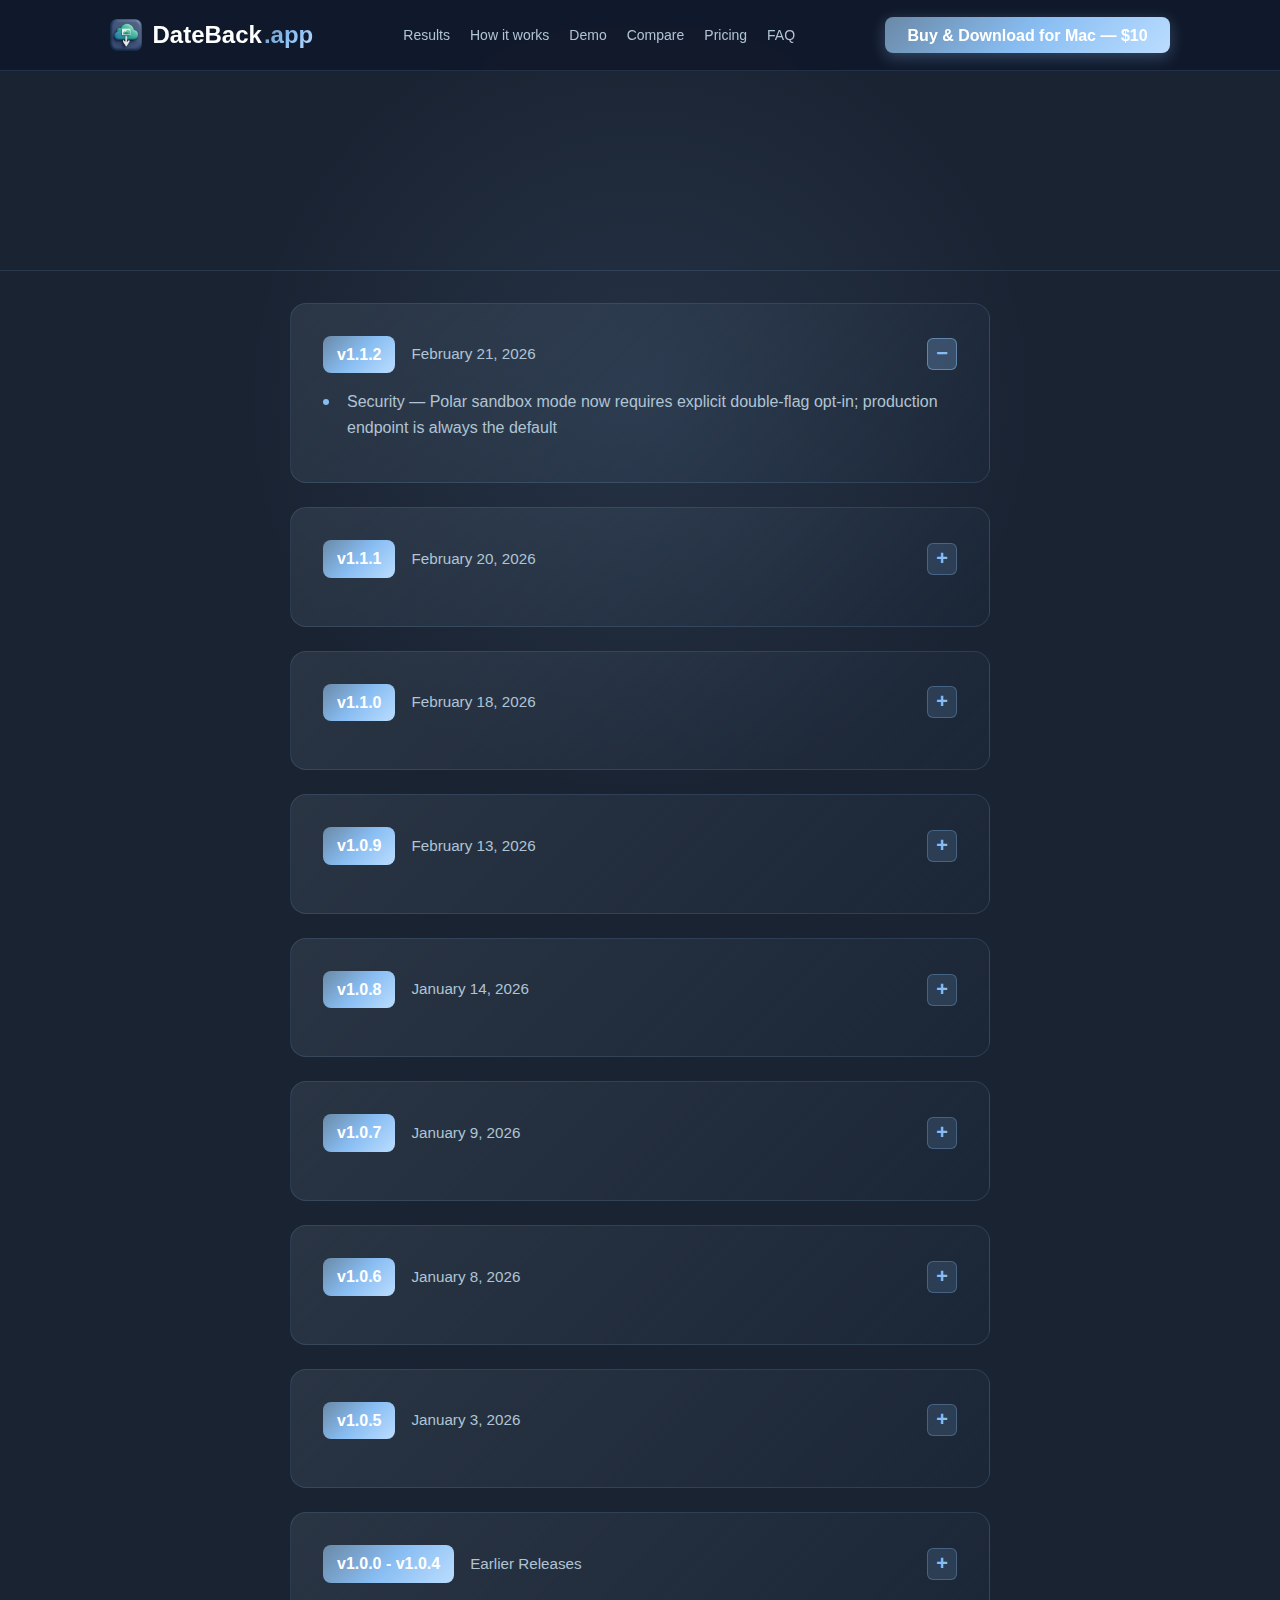
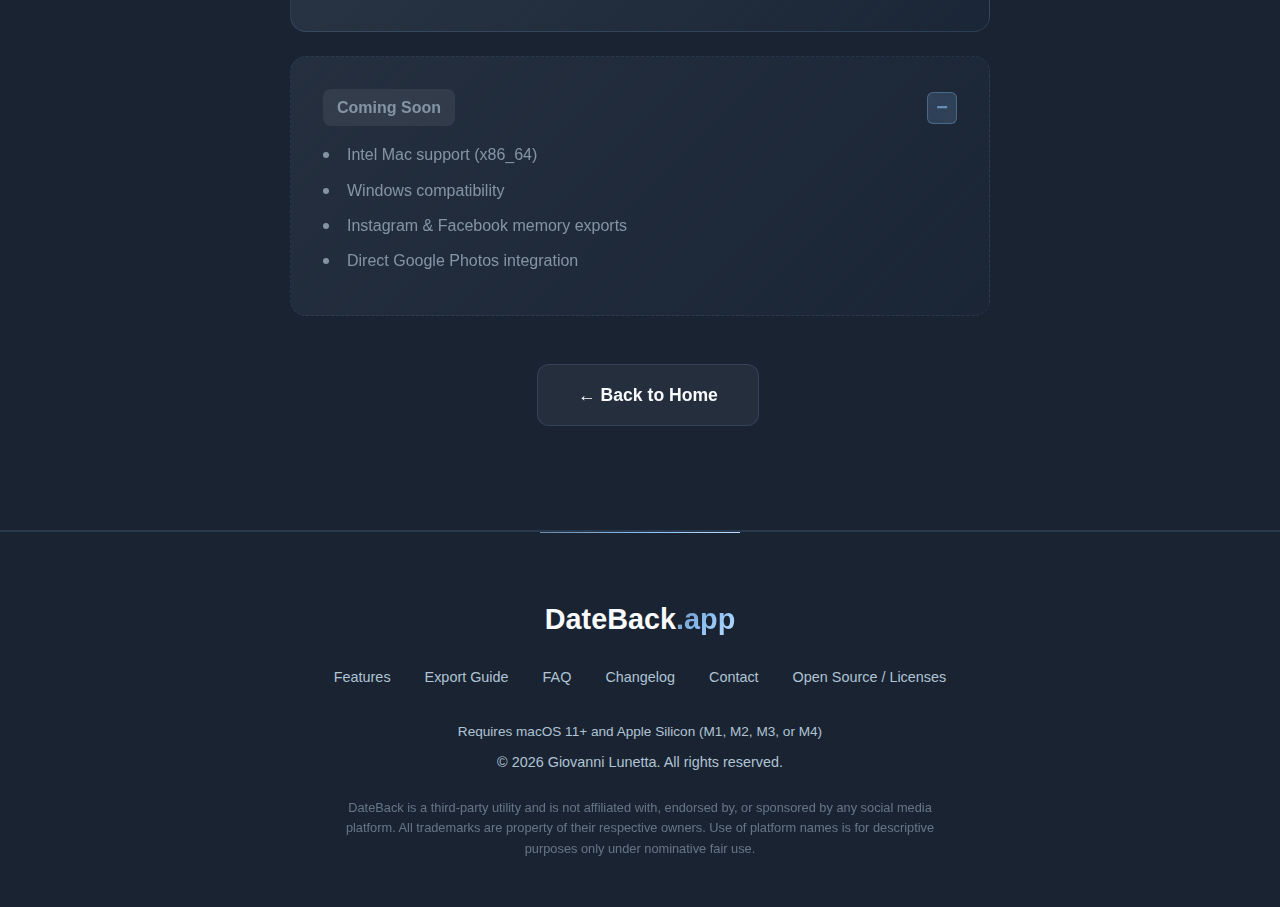
<file: changelog.html>
<!DOCTYPE html>
<html lang="en">

<head>
    <meta charset="UTF-8">
    <meta name="viewport" content="width=device-width, initial-scale=1.0">
    <title>Changelog | DateBack</title>
    <meta name="description" content="DateBack release notes and version history. See what's new in each update.">
    <link rel="canonical" href="https://dateback.app/changelog.html">
    <link rel="icon" type="image/png" href="images/favicon.png">
    <link rel="stylesheet" href="styles.css">
</head>

<body>

    <nav>
        <div class="container nav-container">
            <a href="index.html" class="logo">
                <img src="images/logo.png" alt="DateBack logo" class="logo-img">
                DateBack<span>.app</span>
            </a>

            <div class="nav-center">
                <a href="index.html#real-example">Results</a>
                <a href="index.html#how-it-works">How it works</a>
                <a href="index.html#demo">Demo</a>
                <a href="index.html#comparison">Compare</a>
                <a href="index.html#pricing">Pricing</a>
                <a href="index.html#faq">FAQ</a>
            </div>

            <div class="nav-right">
                <a href="https://buy.polar.sh/polar_cl_F1R601XKoGREXw1PxwvhUVIYz859VlG83okyn2I1WCI"
                    class="nav-cta desktop-only" target="_blank" rel="noopener noreferrer">Buy &amp; Download for Mac —
                    $10</a>
                <button class="mobile-menu-btn" aria-label="Open menu" aria-expanded="false">☰</button>
            </div>
        </div>

        <div class="mobile-menu">
            <a href="index.html#real-example">Results</a>
            <a href="index.html#how-it-works">How it works</a>
            <a href="index.html#demo">Demo</a>
            <a href="index.html#comparison">Compare</a>
            <a href="index.html#pricing">Pricing</a>
            <a href="index.html#faq">FAQ</a>
            <a href="https://buy.polar.sh/polar_cl_F1R601XKoGREXw1PxwvhUVIYz859VlG83okyn2I1WCI" class="nav-cta"
                style="margin: 1rem 20px; display: inline-block; text-align: center;" target="_blank"
                rel="noopener noreferrer">Buy &amp; Download for Mac — $10</a>
        </div>
    </nav>

    <!-- CHANGELOG HEADER -->
    <section class="hero" style="padding: 6rem 0 3rem;">
        <div class="container">
            <h1 style="font-size: 2.5rem;">
                Release <span class="gradient-text">Notes</span>
            </h1>
            <p style="max-width: 600px; margin: 0 auto;">
                What's new in DateBack. Stay updated with the latest features, improvements, and bug fixes.
            </p>
        </div>
    </section>

    <!-- RELEASE NOTES -->
    <section id="release-notes" style="padding-top: 2rem;">
        <div class="container">
            <div class="changelog-container">
                <!-- v1.1.2 - Latest (Expanded by default) -->
                <details class="changelog-entry" open>
                    <summary class="changelog-version">
                        <span class="version-badge">v1.1.2</span>
                        <span class="version-date">February 21, 2026</span>
                    </summary>
                    <ul class="changelog-list">
                        <li>Security — Polar sandbox mode now requires explicit double-flag opt-in; production endpoint is always the default</li>
                    </ul>
                </details>

                <!-- v1.1.1 -->
                <details class="changelog-entry">
                    <summary class="changelog-version">
                        <span class="version-badge">v1.1.1</span>
                        <span class="version-date">February 20, 2026</span>
                    </summary>
                    <ul class="changelog-list">
                        <li>Fix — Critical: fixed startup crash in packaged builds when .env file is absent</li>
                        <li>Branding — Removed last remaining MemSavr references from Python CLI</li>
                    </ul>
                </details>

                <!-- v1.1.0 -->
                <details class="changelog-entry">
                    <summary class="changelog-version">
                        <span class="version-badge">v1.1.0</span>
                        <span class="version-date">February 18, 2026</span>
                    </summary>
                    <ul class="changelog-list">
                        <li>Feature — Cloud Mode: automatic staging, upload, and delivery pipeline</li>
                        <li>Feature — Cache threshold management pauses/resumes processing to protect disk space</li>
                        <li>Feature — Configurable upload mode (copy or move) and retry logic</li>
                        <li>Security — Renderer document trust verification rejects untrusted IPC origins</li>
                        <li>Security — IPC sender origin validation across all handlers</li>
                        <li>Fix — open-folder now correctly approves the validated output directory after processing starts</li>
                        <li>Processing — Expanded Snapchat memory handling with improved error coverage</li>
                        <li>UI — Cloud-specific success modal with delivery stats and storage warnings</li>
                        <li>UI — Mode indicator (Computer / Cloud) drives layout and controls</li>
                        <li>Tests — 65-test characterization suite covering IPC, renderer, storage, and processing UI</li>
                    </ul>
                </details>

                <!-- v1.0.9 -->
                <details class="changelog-entry">
                    <summary class="changelog-version">
                        <span class="version-badge">v1.0.9</span>
                        <span class="version-date">February 13, 2026</span>
                    </summary>
                    <ul class="changelog-list">
                        <li>Branding — Complete rebrand from MemSavr to DateBack</li>
                        <li>Branding — New domain: dateback.app (savemymemories.app redirects)</li>
                        <li>Branding — New logo and app icon with shield+clock design</li>
                        <li>Branding — Refined "Stormy Morning" color palette</li>
                        <li>Legal — Updated Terms of Service for GPL compliance</li>
                        <li>Legal — Updated Privacy Policy with accurate data handling</li>
                        <li>Legal — FFmpeg source package now available at dateback.app/licenses/ffmpeg-source.zip</li>
                        <li>Contact — New support email: support@dateback.app</li>
                        <li>Migration — All existing license keys remain valid</li>
                        <li>Migration — Settings and Google Photos connections preserved automatically</li>
                    </ul>
                </details>

                <!-- v1.0.8 -->
                <details class="changelog-entry">
                    <summary class="changelog-version">
                        <span class="version-badge">v1.0.8</span>
                        <span class="version-date">January 14, 2026</span>
                    </summary>
                    <ul class="changelog-list">
                        <li>Security — Fixed 17 vulnerabilities (3 CRITICAL, 8 HIGH severity) - 85% risk reduction</li>
                        <li>Security — ZIP bomb protection with size limits (100k files, 50GB max)</li>
                        <li>Security — Path traversal (Zip Slip) protection against malicious archives</li>
                        <li>Security — Command injection prevention in process cleanup</li>
                        <li>Security — TOCTOU race condition fix in directory validation</li>
                        <li>Security — ZIP path validation before subprocess execution</li>
                        <li>Security — Recursive symlink protection in directory deletion</li>
                        <li>Security — Rate limiting on license validation (5 attempts/minute)</li>
                        <li>Security — Auto-updater downgrade attack protection</li>
                        <li>Website — Added security headers (CSP, X-Frame-Options, XSS protection)</li>
                        <li>Website — Fixed mobile image overlap in comparison section</li>
                        <li>Website — Fixed date pills spanning full image width on mobile</li>
                        <li>Website — Fixed image centering on mobile devices</li>
                        <li>Website — Fixed contact form layout on mobile</li>
                        <li>Website — Fixed contact form submission (Page Not Found error)</li>
                        <li>Documentation — Added Python requirements.txt for dependency tracking</li>
                    </ul>
                </details>

                <!-- v1.0.7 -->
                <details class="changelog-entry">
                    <summary class="changelog-version">
                        <span class="version-badge">v1.0.7</span>
                        <span class="version-date">January 9, 2026</span>
                    </summary>
                    <ul class="changelog-list">
                        <li>Payment Platform — Migrated from LemonSqueezy to Polar.sh ($15 → $10 launch pricing)</li>
                        <li>Security — SSRF protection with URL validation and redirect blocking</li>
                        <li>Security — ZIP symlink blocking to prevent local file disclosure</li>
                        <li>Website — Added sticky mobile CTA bar for better mobile conversion</li>
                        <li>Website — Enhanced hero copy with outcome-focused messaging</li>
                        <li>Website — Added 14-day money-back guarantee and trust badges</li>
                        <li>Performance — Image optimization with lazy loading and explicit dimensions</li>
                        <li>Accessibility — Added keyboard navigation skip link (WCAG compliance)</li>
                        <li>Bug Fix — Cloud Mode resume UI now shows "Resuming..." status</li>
                    </ul>
                </details>

                <!-- v1.0.6 - Collapsed -->
                <details class="changelog-entry">
                    <summary class="changelog-version">
                        <span class="version-badge">v1.0.6</span>
                        <span class="version-date">January 8, 2026</span>
                    </summary>
                    <ul class="changelog-list">
                        <li>Security — Download URL validation, content-length checks, IPC sender validation</li>
                        <li>iCloud Support — Resume processing even after files are offloaded</li>
                        <li>Resume Options — Choose Trust, Verify, or Start Fresh modes</li>
                        <li>Completion Summary — Enhanced modal with timestamp collision detection</li>
                        <li>UI Redesign — Modern card-based resume modal with clear visual hierarchy</li>
                        <li>External Drive Safety — Prevents silent failures on USB drive roots</li>
                        <li>Bug Fixes — 0-byte placeholder fix, graceful pause, accurate manifest counts</li>
                    </ul>
                </details>

                <!-- v1.0.5 - Collapsed -->
                <details class="changelog-entry">
                    <summary class="changelog-version">
                        <span class="version-badge">v1.0.5</span>
                        <span class="version-date">January 3, 2026</span>
                    </summary>
                    <ul class="changelog-list">
                        <li>Performance — 20x faster verification, true offline ZIP processing</li>
                        <li>Security — Critical data loss prevention with output directory safety guard</li>
                        <li>Performance — 30-50% faster downloads via HTTP session pooling</li>
                        <li>Reliability — Prevents silent file overwrites during batch organization</li>
                        <li>Quality — 15 total improvements (code quality, security, performance, reliability)</li>
                    </ul>
                </details>

                <!-- Earlier Versions (v1.0.0 - v1.0.4) -->
                <details class="changelog-entry">
                    <summary class="changelog-version">
                        <span class="version-badge">v1.0.0 - v1.0.4</span>
                        <span class="version-date">Earlier Releases</span>
                    </summary>
                    <ul class="changelog-list">
                        <li><strong>v1.0.4</strong> (Jan 2, 2026) — GPL Compliance fixes, resume feature fix, FFmpeg
                            source availability</li>
                        <li><strong>v1.0.3</strong> (Dec 31, 2025) — Security updates, Electron v39.2.7 upgrade,
                            Auto-Find ZIP feature</li>
                        <li><strong>v1.0.2</strong> (Dec 30, 2025) — Security hardening, 5 critical vulnerability fixes,
                            100MB installer size reduction</li>
                        <li><strong>v1.0.1</strong> (Dec 30, 2025) — UI refinements, Fast Pass optimization, improved
                            ETA accuracy</li>
                        <li><strong>v1.0.0</strong> (Dec 30, 2025) — Initial public release, fully notarized for macOS
                            Apple Silicon</li>
                    </ul>
                </details>

                <!-- Coming Soon - Expanded by default -->
                <details class="changelog-entry coming-soon" open>
                    <summary class="changelog-version">
                        <span class="version-badge upcoming">Coming Soon</span>
                    </summary>
                    <ul class="changelog-list">
                        <li>Intel Mac support (x86_64)</li>
                        <li>Windows compatibility</li>
                        <li>Instagram & Facebook memory exports</li>
                        <li>Direct Google Photos integration</li>
                    </ul>
                </details>
            </div>

            <div style="text-align: center; margin-top: 3rem;">
                <a href="index.html" class="btn btn-secondary">← Back to Home</a>
            </div>
        </div>
    </section>

    <footer>
        <div class="container">
            <div class="footer-logo">DateBack<span>.app</span></div>

            <div class="footer-links">
                <a href="index.html#features">Features</a>
                <a href="index.html#export-guide">Export Guide</a>
                <a href="index.html#faq">FAQ</a>
                <a href="changelog.html">Changelog</a>
                <a href="index.html#" onclick="openContactModal(); return false;">Contact</a>
                <a href="https://dateback.app/licenses/ffmpeg-source.zip">Open Source / Licenses</a>
            </div>

            <p style="font-size: 0.85rem; color: var(--text-muted);">
                Requires macOS 11+ and Apple Silicon (M1, M2, M3, or M4)
            </p>

            <p>&copy; 2026 Giovanni Lunetta. All rights reserved.</p>

            <p class="disclaimer">
                DateBack is a third-party utility and is not affiliated with, endorsed by, or sponsored by any social
                media platform.
                All trademarks are property of their respective owners. Use of platform names is for descriptive
                purposes only under nominative fair use.
            </p>
        </div>
    </footer>

    <script src="script.js"></script>

</body>

</html>
</file>
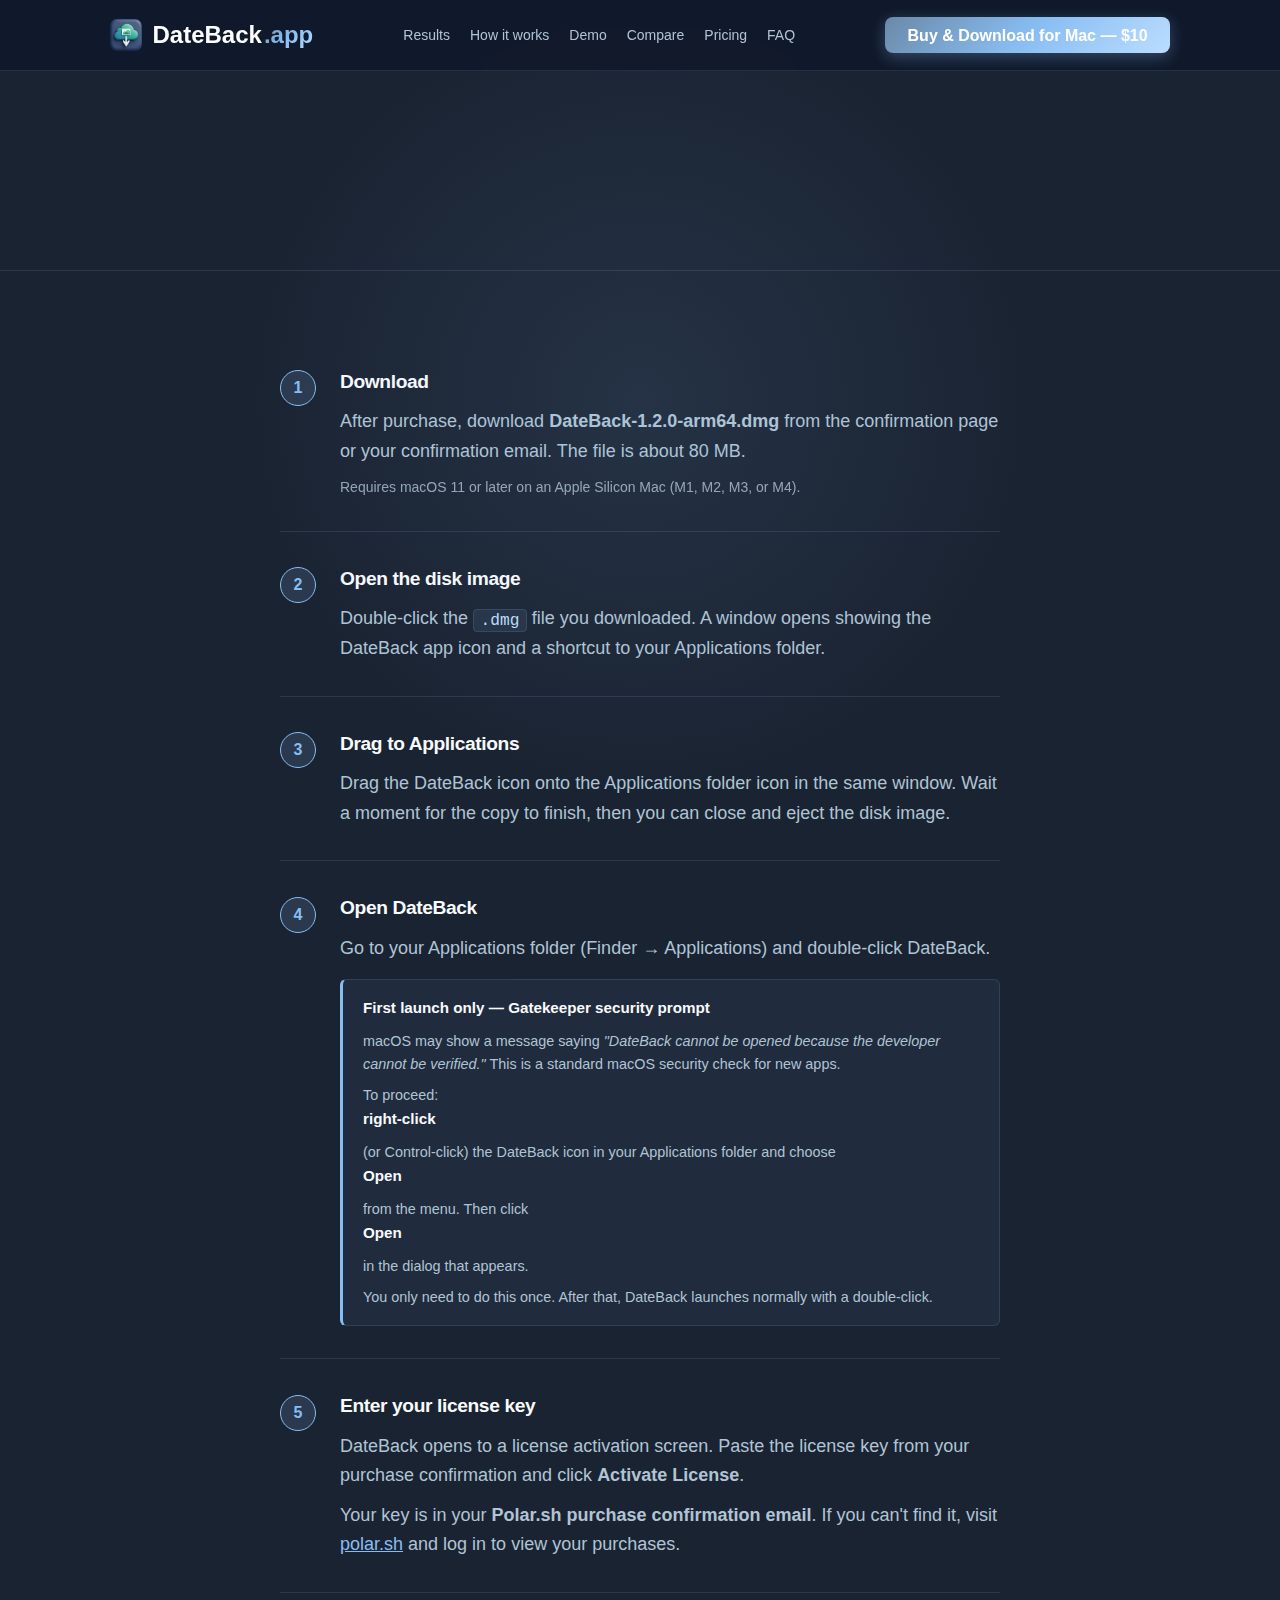
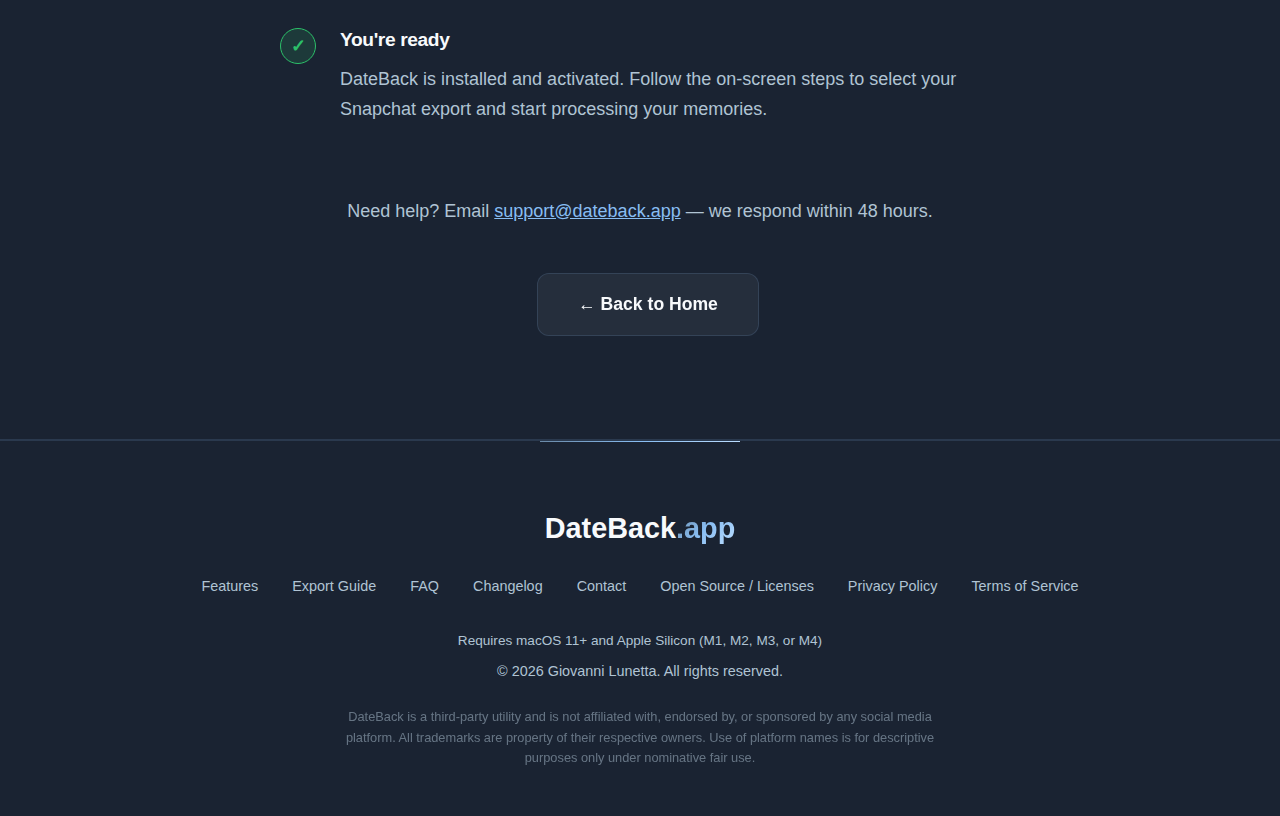
<file: install.html>
<!DOCTYPE html>
<html lang="en">

<head>
    <!-- Google tag (gtag.js) -->
    <script async src="https://www.googletagmanager.com/gtag/js?id=G-N4MMVR34D6"></script>
    <script>
        window.dataLayer = window.dataLayer || [];
        function gtag() { dataLayer.push(arguments); }
        gtag('js', new Date());
        gtag('config', 'G-N4MMVR34D6');
    </script>
    <meta charset="UTF-8">
    <meta name="viewport" content="width=device-width, initial-scale=1.0">
    <title>Install Guide | DateBack</title>
    <meta name="description" content="Step-by-step guide to install and activate DateBack on your Mac. Covers Gatekeeper, drag to Applications, and license key activation.">
    <link rel="canonical" href="https://dateback.app/install.html">
    <link rel="icon" type="image/png" href="images/favicon.png">
    <link rel="stylesheet" href="styles.css">
</head>

<body>

    <nav>
        <div class="container nav-container">
            <a href="index.html" class="logo">
                <img src="images/logo.png" alt="DateBack logo" class="logo-img">
                DateBack<span>.app</span>
            </a>

            <div class="nav-center">
                <a href="index.html#real-example">Results</a>
                <a href="index.html#how-it-works">How it works</a>
                <a href="index.html#demo">Demo</a>
                <a href="index.html#comparison">Compare</a>
                <a href="index.html#pricing">Pricing</a>
                <a href="index.html#faq">FAQ</a>
            </div>

            <div class="nav-right">
                <a href="https://buy.polar.sh/polar_cl_F1R601XKoGREXw1PxwvhUVIYz859VlG83okyn2I1WCI"
                    class="nav-cta desktop-only" target="_blank" rel="noopener noreferrer">Buy &amp; Download for Mac —
                    $10</a>
                <button class="mobile-menu-btn" aria-label="Open menu" aria-expanded="false">&#9776;</button>
            </div>
        </div>

        <div class="mobile-menu">
            <a href="index.html#real-example">Results</a>
            <a href="index.html#how-it-works">How it works</a>
            <a href="index.html#demo">Demo</a>
            <a href="index.html#comparison">Compare</a>
            <a href="index.html#pricing">Pricing</a>
            <a href="index.html#faq">FAQ</a>
            <a href="https://buy.polar.sh/polar_cl_F1R601XKoGREXw1PxwvhUVIYz859VlG83okyn2I1WCI" class="nav-cta"
                style="margin: 1rem 20px; display: inline-block; text-align: center;" target="_blank"
                rel="noopener noreferrer">Buy &amp; Download for Mac — $10</a>
        </div>
    </nav>

    <!-- PAGE HEADER -->
    <section class="hero" style="padding: 6rem 0 3rem;">
        <div class="container">
            <h1 style="font-size: 2.5rem;">
                Install <span class="gradient-text">Guide</span>
            </h1>
            <p style="max-width: 600px; margin: 0 auto;">
                Follow these steps to install and activate DateBack on your Mac. Takes about two minutes.
            </p>
        </div>
    </section>

    <!-- INSTALL GUIDE -->
    <section id="install-guide" class="install-guide-section">
        <div class="container">
            <div class="install-steps">

                <div class="install-step">
                    <div class="install-step-number">1</div>
                    <div class="install-step-content">
                        <h2>Download</h2>
                        <p>After purchase, download <strong>DateBack-1.2.0-arm64.dmg</strong> from the confirmation page or your confirmation email. The file is about 80 MB.</p>
                        <p class="install-note">Requires macOS 11 or later on an Apple Silicon Mac (M1, M2, M3, or M4).</p>
                    </div>
                </div>

                <div class="install-step">
                    <div class="install-step-number">2</div>
                    <div class="install-step-content">
                        <h2>Open the disk image</h2>
                        <p>Double-click the <code>.dmg</code> file you downloaded. A window opens showing the DateBack app icon and a shortcut to your Applications folder.</p>
                    </div>
                </div>

                <div class="install-step">
                    <div class="install-step-number">3</div>
                    <div class="install-step-content">
                        <h2>Drag to Applications</h2>
                        <p>Drag the DateBack icon onto the Applications folder icon in the same window. Wait a moment for the copy to finish, then you can close and eject the disk image.</p>
                    </div>
                </div>

                <div class="install-step">
                    <div class="install-step-number">4</div>
                    <div class="install-step-content">
                        <h2>Open DateBack</h2>
                        <p>Go to your Applications folder (Finder &rarr; Applications) and double-click DateBack.</p>
                        <div class="install-callout">
                            <strong>First launch only &mdash; Gatekeeper security prompt</strong>
                            <p>macOS may show a message saying <em>"DateBack cannot be opened because the developer cannot be verified."</em> This is a standard macOS security check for new apps.</p>
                            <p>To proceed: <strong>right-click</strong> (or Control-click) the DateBack icon in your Applications folder and choose <strong>Open</strong> from the menu. Then click <strong>Open</strong> in the dialog that appears.</p>
                            <p>You only need to do this once. After that, DateBack launches normally with a double-click.</p>
                        </div>
                    </div>
                </div>

                <div class="install-step">
                    <div class="install-step-number">5</div>
                    <div class="install-step-content">
                        <h2>Enter your license key</h2>
                        <p>DateBack opens to a license activation screen. Paste the license key from your purchase confirmation and click <strong>Activate License</strong>.</p>
                        <p>Your key is in your <strong>Polar.sh purchase confirmation email</strong>. If you can't find it, visit <a href="https://polar.sh" target="_blank" rel="noopener">polar.sh</a> and log in to view your purchases.</p>
                    </div>
                </div>

                <div class="install-step install-step-done">
                    <div class="install-step-number install-step-check">&#10003;</div>
                    <div class="install-step-content">
                        <h2>You're ready</h2>
                        <p>DateBack is installed and activated. Follow the on-screen steps to select your Snapchat export and start processing your memories.</p>
                    </div>
                </div>

            </div>

            <div class="install-support">
                <p>Need help? Email <a href="mailto:support@dateback.app">support@dateback.app</a> &mdash; we respond within 48 hours.</p>
            </div>

            <div style="text-align: center; margin-top: 3rem;">
                <a href="index.html" class="btn btn-secondary">&larr; Back to Home</a>
            </div>
        </div>
    </section>

    <footer>
        <div class="container">
            <div class="footer-logo">DateBack<span>.app</span></div>

            <div class="footer-links">
                <a href="index.html#features">Features</a>
                <a href="index.html#export-guide">Export Guide</a>
                <a href="index.html#faq">FAQ</a>
                <a href="changelog.html">Changelog</a>
                <a href="index.html" onclick="openContactModal(); return false;">Contact</a>
                <a href="https://dateback.app/licenses/ffmpeg-source.zip">Open Source / Licenses</a>
                <a href="privacy-policy.html">Privacy Policy</a>
                <a href="terms-of-service.html">Terms of Service</a>
            </div>

            <p style="font-size: 0.85rem; color: var(--text-muted);">
                Requires macOS 11+ and Apple Silicon (M1, M2, M3, or M4)
            </p>

            <p>&copy; 2026 Giovanni Lunetta. All rights reserved.</p>

            <p class="disclaimer">
                DateBack is a third-party utility and is not affiliated with, endorsed by, or sponsored by any social
                media platform.
                All trademarks are property of their respective owners. Use of platform names is for descriptive
                purposes only under nominative fair use.
            </p>
        </div>
    </footer>

    <script src="script.js"></script>

</body>
</html>
</file>
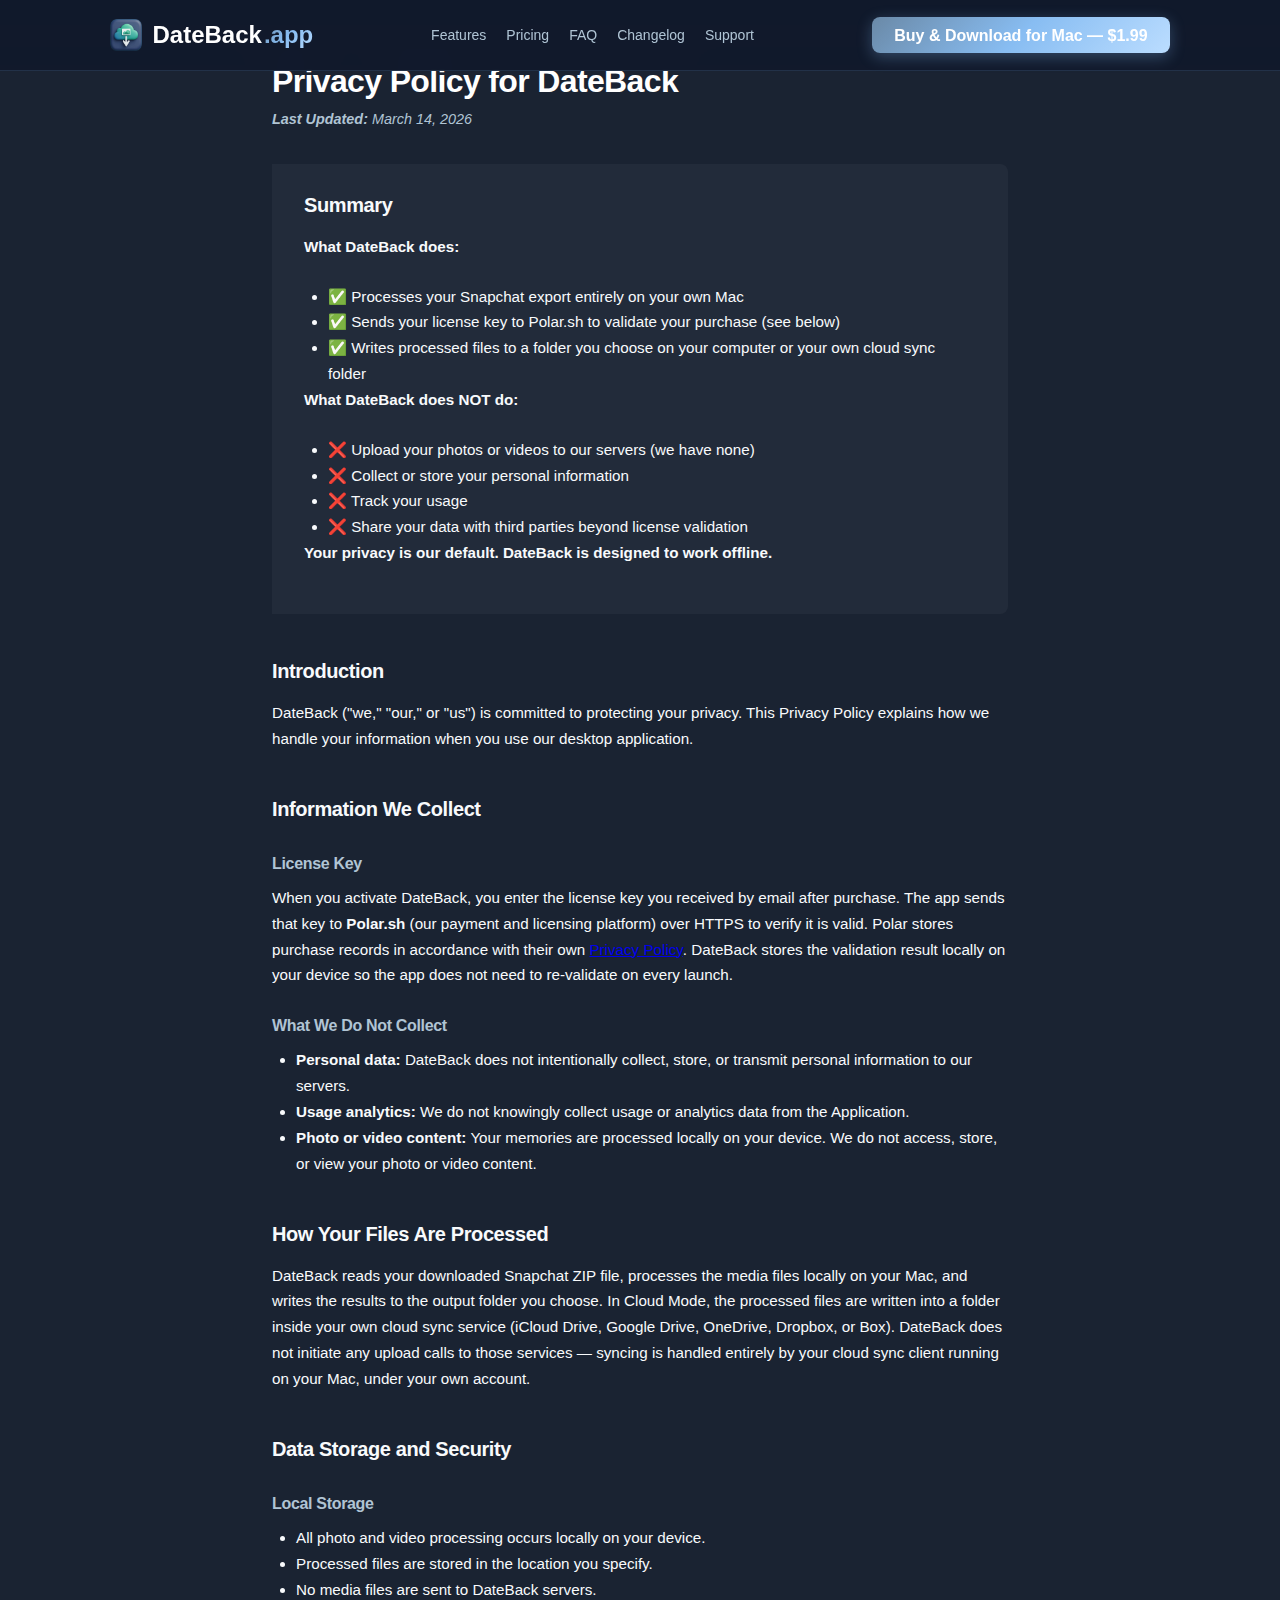
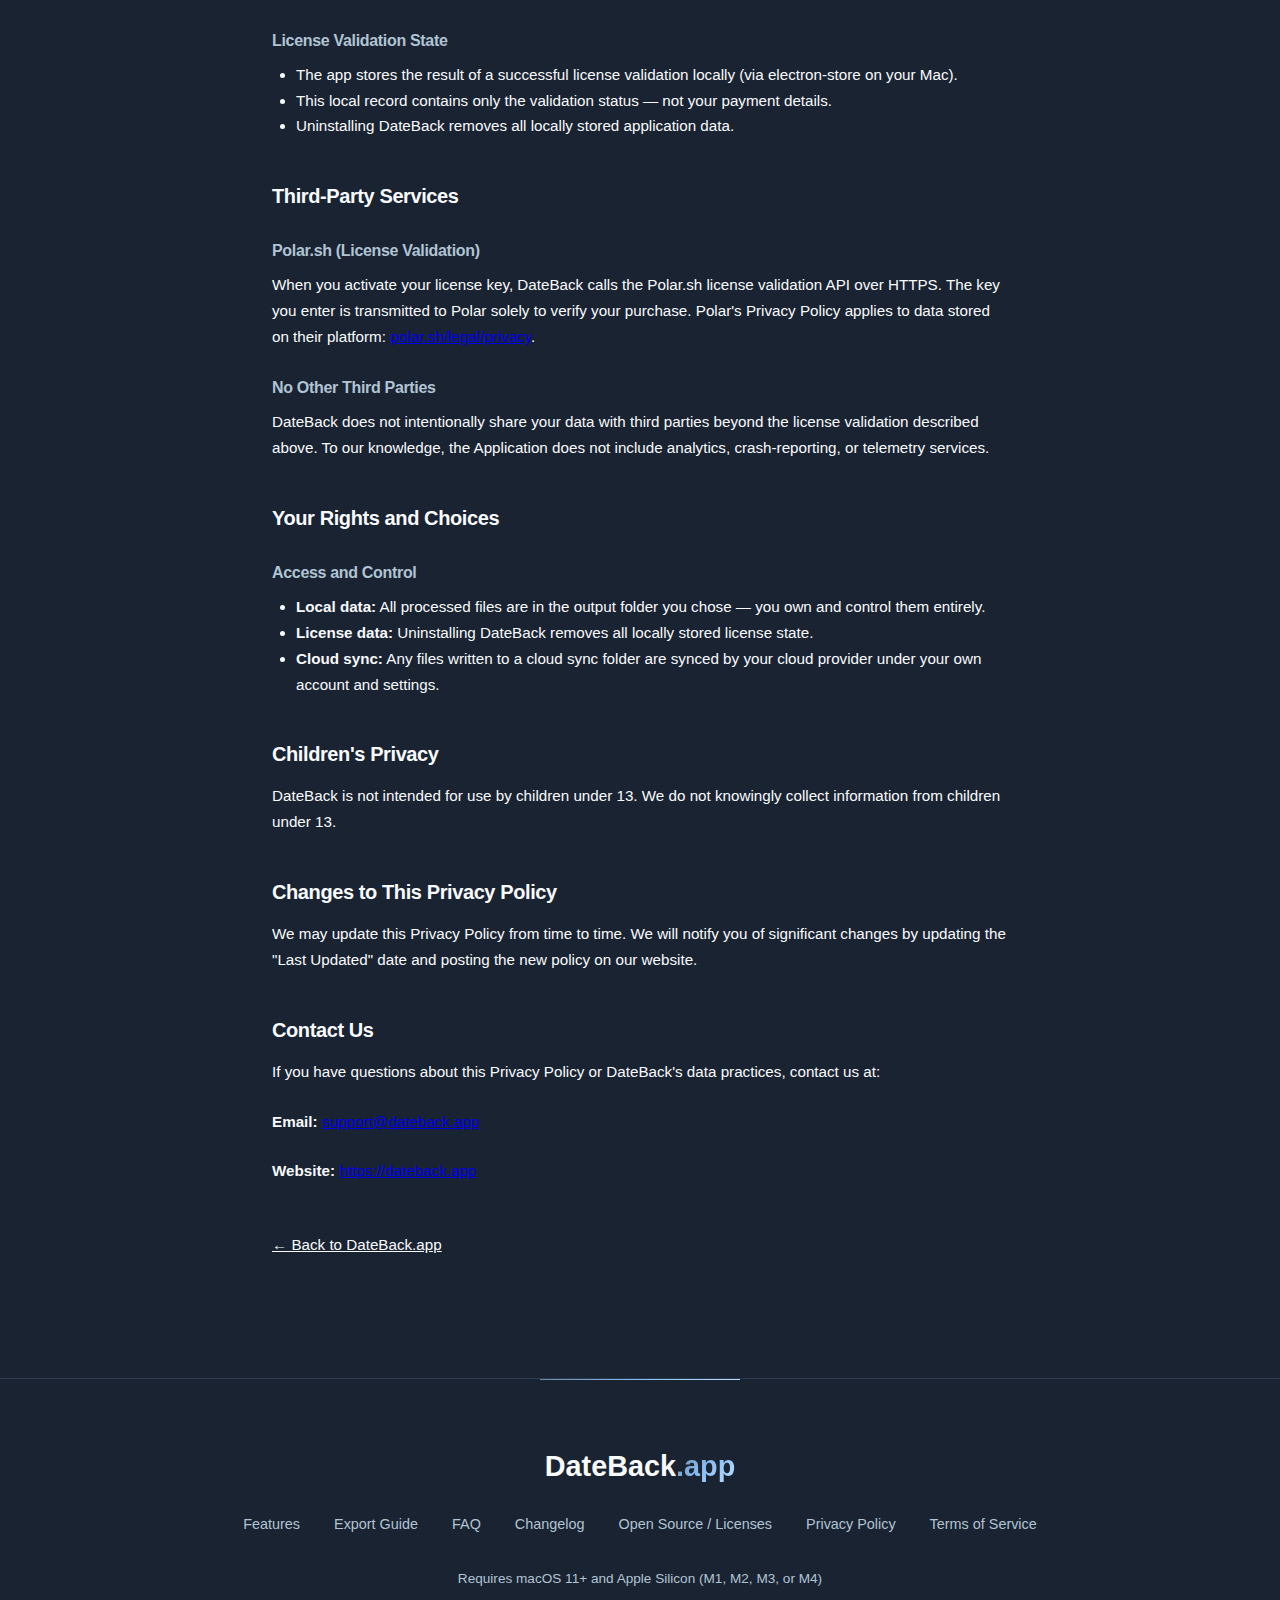
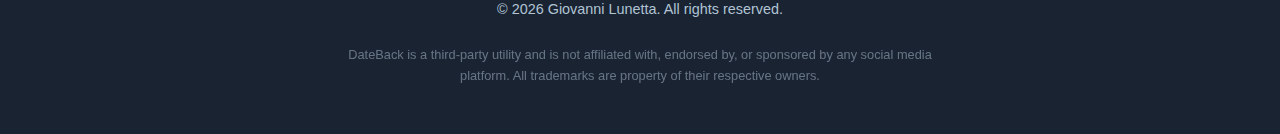
<file: privacy-policy.html>
<!DOCTYPE html>
<html lang="en">

<head>
    <meta charset="UTF-8">
    <meta name="viewport" content="width=device-width, initial-scale=1.0">
    <title>Privacy Policy | DateBack</title>
    <meta name="description" content="DateBack Privacy Policy. DateBack processes your Snapchat memories locally on your Mac. No photos are uploaded to our servers.">
    <link rel="canonical" href="https://dateback.app/privacy-policy.html">

    <meta property="og:title" content="Privacy Policy | DateBack">
    <meta property="og:description" content="DateBack processes your Snapchat memories locally on your Mac. No photos are uploaded to our servers.">
    <meta property="og:url" content="https://dateback.app/privacy-policy.html">
    <meta property="og:type" content="website">
    <meta property="og:image" content="https://dateback.app/images/og-image.png">
    <meta name="twitter:card" content="summary_large_image">
    <meta name="twitter:title" content="Privacy Policy | DateBack">
    <meta name="twitter:description" content="DateBack processes your Snapchat memories locally on your Mac. No photos are uploaded to our servers.">
    <meta name="twitter:image" content="https://dateback.app/images/og-image.png">

    <link rel="icon" type="image/png" href="images/favicon.png">
    <link rel="stylesheet" href="styles.css">
    <style>
        .legal-body {
            max-width: 800px;
            margin: 0 auto;
            padding: 4rem 2rem 6rem;
            line-height: 1.7;
        }

        .legal-body h1 {
            font-size: 2rem;
            margin-bottom: 0.5rem;
        }

        .legal-body h2 {
            font-size: 1.25rem;
            margin-top: 2.5rem;
            margin-bottom: 0.75rem;
            color: var(--text-primary);
        }

        .legal-body h3 {
            font-size: 1rem;
            margin-top: 1.5rem;
            margin-bottom: 0.5rem;
            color: var(--text-muted);
        }

        .legal-body p,
        .legal-body li {
            color: var(--text-secondary);
            font-size: 0.95rem;
        }

        .legal-body ul,
        .legal-body ol {
            padding-left: 1.5rem;
        }

        .legal-body .last-updated {
            color: var(--text-muted);
            font-style: italic;
            font-size: 0.9rem;
            margin-bottom: 2rem;
        }

        .legal-summary {
            background: rgba(255, 255, 255, 0.04);
            border-left: 4px solid var(--accent-blue);
            border-radius: 0 8px 8px 0;
            padding: 1.5rem 2rem;
            margin: 2rem 0;
        }

        .legal-summary h2 {
            margin-top: 0;
        }
    </style>
</head>

<body>

    <nav>
        <div class="container nav-container">
            <a href="index.html" class="logo">
                <img src="images/logo.png" alt="DateBack logo" class="logo-img">
                DateBack<span>.app</span>
            </a>

            <div class="nav-center">
                <a href="index.html#features">Features</a>
                <a href="index.html#pricing">Pricing</a>
                <a href="index.html#faq">FAQ</a>
                <a href="changelog.html">Changelog</a>
                <a href="index.html#" onclick="openContactModal(); return false;">Support</a>
            </div>

            <div class="nav-right">
                <a href="https://buy.polar.sh/polar_cl_F1R601XKoGREXw1PxwvhUVIYz859VlG83okyn2I1WCI"
                    class="nav-cta desktop-only" target="_blank" rel="noopener noreferrer">Buy &amp; Download for Mac —
                    $1.99</a>
                <button class="mobile-menu-btn" aria-label="Open menu" aria-expanded="false">☰</button>
            </div>
        </div>

        <div class="mobile-menu">
            <a href="index.html#features">Features</a>
            <a href="index.html#pricing">Pricing</a>
            <a href="index.html#faq">FAQ</a>
            <a href="changelog.html">Changelog</a>
            <a href="index.html#" onclick="openContactModal(); return false;">Support</a>
            <a href="https://buy.polar.sh/polar_cl_F1R601XKoGREXw1PxwvhUVIYz859VlG83okyn2I1WCI" class="nav-cta"
                style="margin: 1rem 20px; display: inline-block; text-align: center;" target="_blank"
                rel="noopener noreferrer">Buy &amp; Download for Mac — $1.99</a>
        </div>
    </nav>

    <main class="legal-body">
        <h1>Privacy Policy for DateBack</h1>
        <p class="last-updated"><strong>Last Updated:</strong> March 14, 2026</p>

        <div class="legal-summary">
            <h2>Summary</h2>
            <p><strong>What DateBack does:</strong></p>
            <ul>
                <li>✅ Processes your Snapchat export entirely on your own Mac</li>
                <li>✅ Sends your license key to Polar.sh to validate your purchase (see below)</li>
                <li>✅ Writes processed files to a folder you choose on your computer or your own cloud sync folder</li>
            </ul>
            <p><strong>What DateBack does NOT do:</strong></p>
            <ul>
                <li>❌ Upload your photos or videos to our servers (we have none)</li>
                <li>❌ Collect or store your personal information</li>
                <li>❌ Track your usage</li>
                <li>❌ Share your data with third parties beyond license validation</li>
            </ul>
            <p><strong>Your privacy is our default. DateBack is designed to work offline.</strong></p>
        </div>

        <h2>Introduction</h2>
        <p>DateBack ("we," "our," or "us") is committed to protecting your privacy. This Privacy Policy explains how
            we handle your information when you use our desktop application.</p>

        <h2>Information We Collect</h2>

        <h3>License Key</h3>
        <p>When you activate DateBack, you enter the license key you received by email after purchase. The app sends
            that key to <strong>Polar.sh</strong> (our payment and licensing platform) over HTTPS to verify it is
            valid. Polar stores purchase records in accordance with their own
            <a href="https://polar.sh/legal/privacy" target="_blank" rel="noopener noreferrer">Privacy Policy</a>.
            DateBack stores the validation result locally on your device so the app does not need to re-validate on
            every launch.
        </p>

        <h3>What We Do Not Collect</h3>
        <ul>
            <li><strong>Personal data:</strong> DateBack does not intentionally collect, store, or transmit personal
                information to our servers.</li>
            <li><strong>Usage analytics:</strong> We do not knowingly collect usage or analytics data from the
                Application.</li>
            <li><strong>Photo or video content:</strong> Your memories are processed locally on your device. We do not
                access, store, or view your photo or video content.</li>
        </ul>

        <h2>How Your Files Are Processed</h2>
        <p>DateBack reads your downloaded Snapchat ZIP file, processes the media files locally on your Mac, and writes
            the results to the output folder you choose. In Cloud Mode, the processed files are written into a folder
            inside your own cloud sync service (iCloud Drive, Google Drive, OneDrive, Dropbox, or Box). DateBack does
            not initiate any upload calls to those services — syncing is handled entirely by your cloud sync client
            running on your Mac, under your own account.</p>

        <h2>Data Storage and Security</h2>

        <h3>Local Storage</h3>
        <ul>
            <li>All photo and video processing occurs locally on your device.</li>
            <li>Processed files are stored in the location you specify.</li>
            <li>No media files are sent to DateBack servers.</li>
        </ul>

        <h3>License Validation State</h3>
        <ul>
            <li>The app stores the result of a successful license validation locally (via electron-store on your
                Mac).</li>
            <li>This local record contains only the validation status — not your payment details.</li>
            <li>Uninstalling DateBack removes all locally stored application data.</li>
        </ul>

        <h2>Third-Party Services</h2>

        <h3>Polar.sh (License Validation)</h3>
        <p>When you activate your license key, DateBack calls the Polar.sh license validation API over HTTPS. The
            key you enter is transmitted to Polar solely to verify your purchase. Polar's Privacy Policy applies to
            data stored on their platform:
            <a href="https://polar.sh/legal/privacy" target="_blank" rel="noopener noreferrer">polar.sh/legal/privacy</a>.
        </p>

        <h3>No Other Third Parties</h3>
        <p>DateBack does not intentionally share your data with third parties beyond the license validation described
            above. To our knowledge, the Application does not include analytics, crash-reporting, or telemetry
            services.</p>

        <h2>Your Rights and Choices</h2>

        <h3>Access and Control</h3>
        <ul>
            <li><strong>Local data:</strong> All processed files are in the output folder you chose — you own and
                control them entirely.</li>
            <li><strong>License data:</strong> Uninstalling DateBack removes all locally stored license state.</li>
            <li><strong>Cloud sync:</strong> Any files written to a cloud sync folder are synced by your cloud
                provider under your own account and settings.</li>
        </ul>

        <h2>Children's Privacy</h2>
        <p>DateBack is not intended for use by children under 13. We do not knowingly collect information from
            children under 13.</p>

        <h2>Changes to This Privacy Policy</h2>
        <p>We may update this Privacy Policy from time to time. We will notify you of significant changes by updating
            the "Last Updated" date and posting the new policy on our website.</p>

        <h2>Contact Us</h2>
        <p>If you have questions about this Privacy Policy or DateBack's data practices, contact us at:</p>
        <p><strong>Email:</strong> <a href="mailto:support@dateback.app">support@dateback.app</a></p>
        <p><strong>Website:</strong> <a href="https://dateback.app">https://dateback.app</a></p>

        <p style="margin-top: 3rem;"><a href="index.html" style="color: var(--accent-blue);">← Back to DateBack.app</a></p>
    </main>

    <footer>
        <div class="container">
            <div class="footer-logo">DateBack<span>.app</span></div>

            <div class="footer-links">
                <a href="index.html#features">Features</a>
                <a href="index.html#export-guide">Export Guide</a>
                <a href="index.html#faq">FAQ</a>
                <a href="changelog.html">Changelog</a>
                <a href="https://dateback.app/licenses/ffmpeg-source.zip">Open Source / Licenses</a>
                <a href="privacy-policy.html">Privacy Policy</a>
                <a href="terms-of-service.html">Terms of Service</a>
            </div>

            <p style="font-size: 0.85rem; color: var(--text-muted);">
                Requires macOS 11+ and Apple Silicon (M1, M2, M3, or M4)
            </p>

            <p>&copy; 2026 Giovanni Lunetta. All rights reserved.</p>

            <p class="disclaimer">
                DateBack is a third-party utility and is not affiliated with, endorsed by, or sponsored by any social
                media platform. All trademarks are property of their respective owners.
            </p>
        </div>
    </footer>

    <script src="script.js"></script>

</body>

</html>
</file>
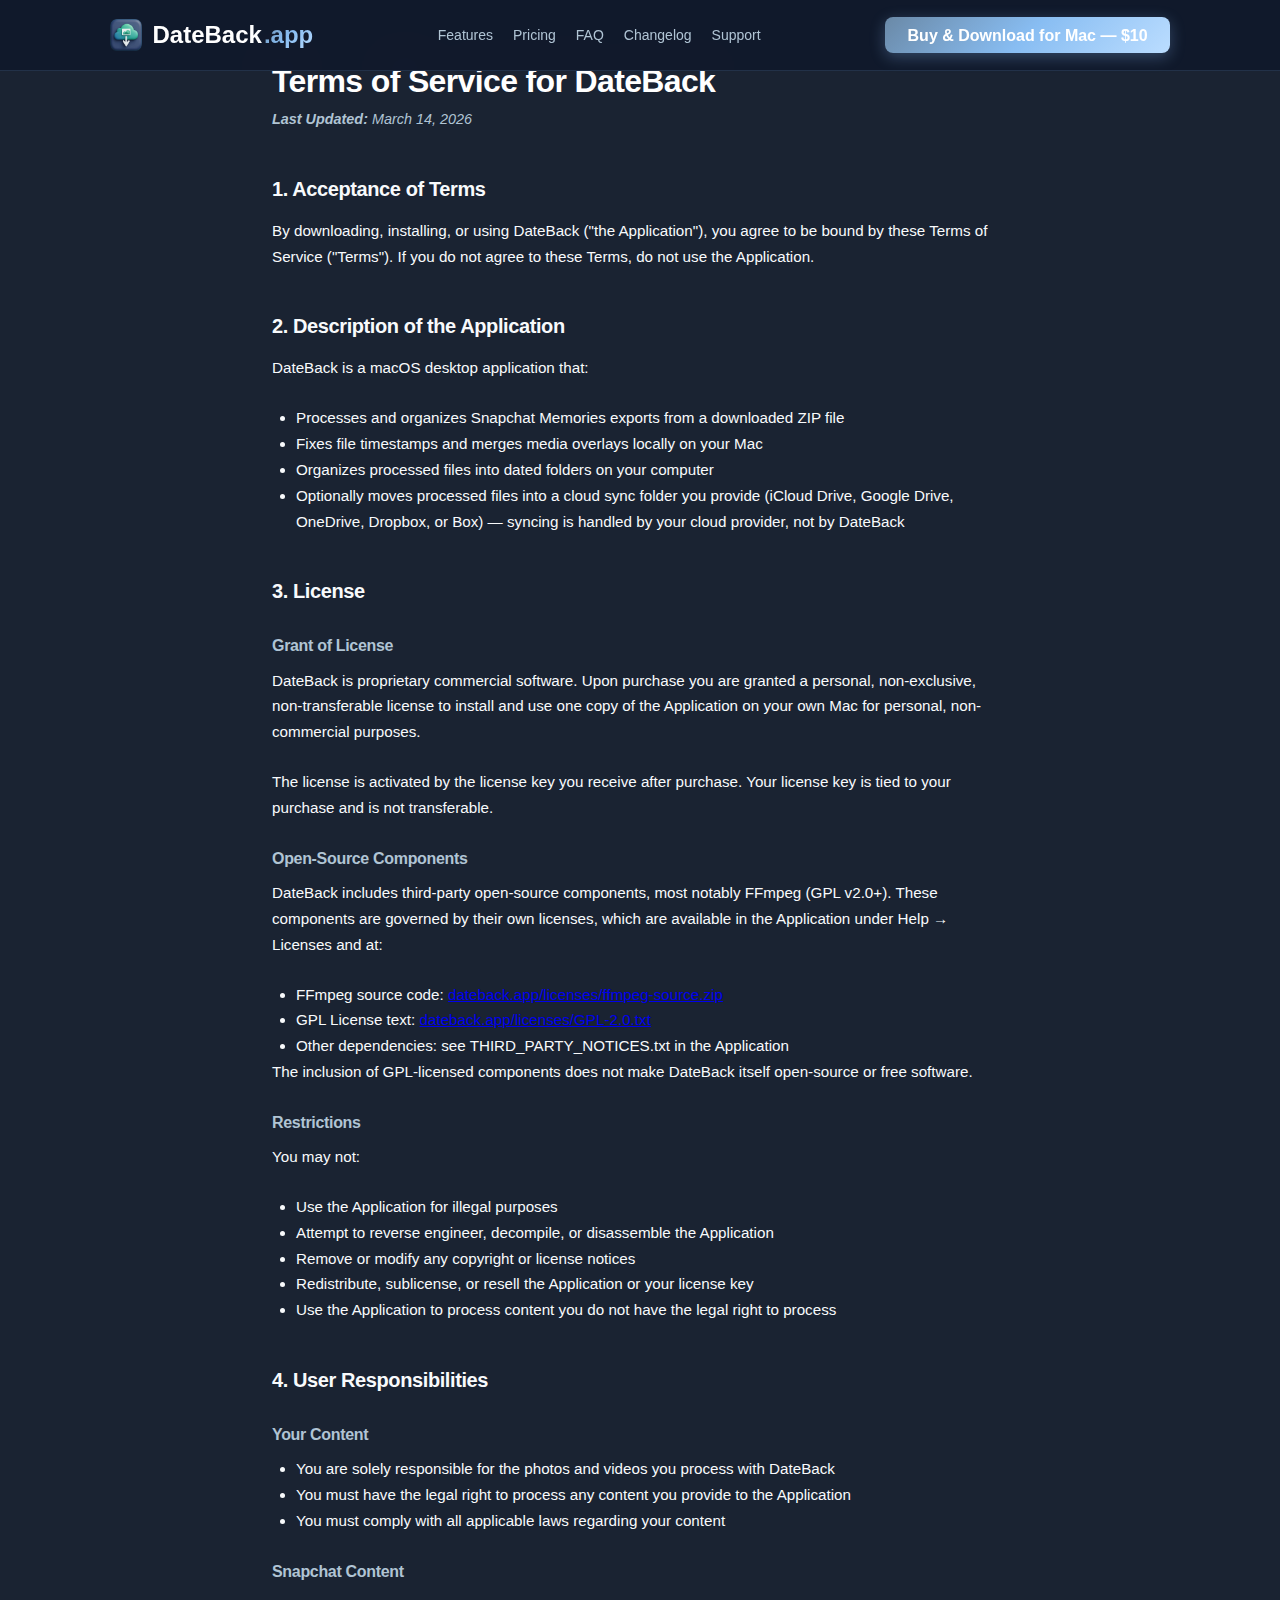
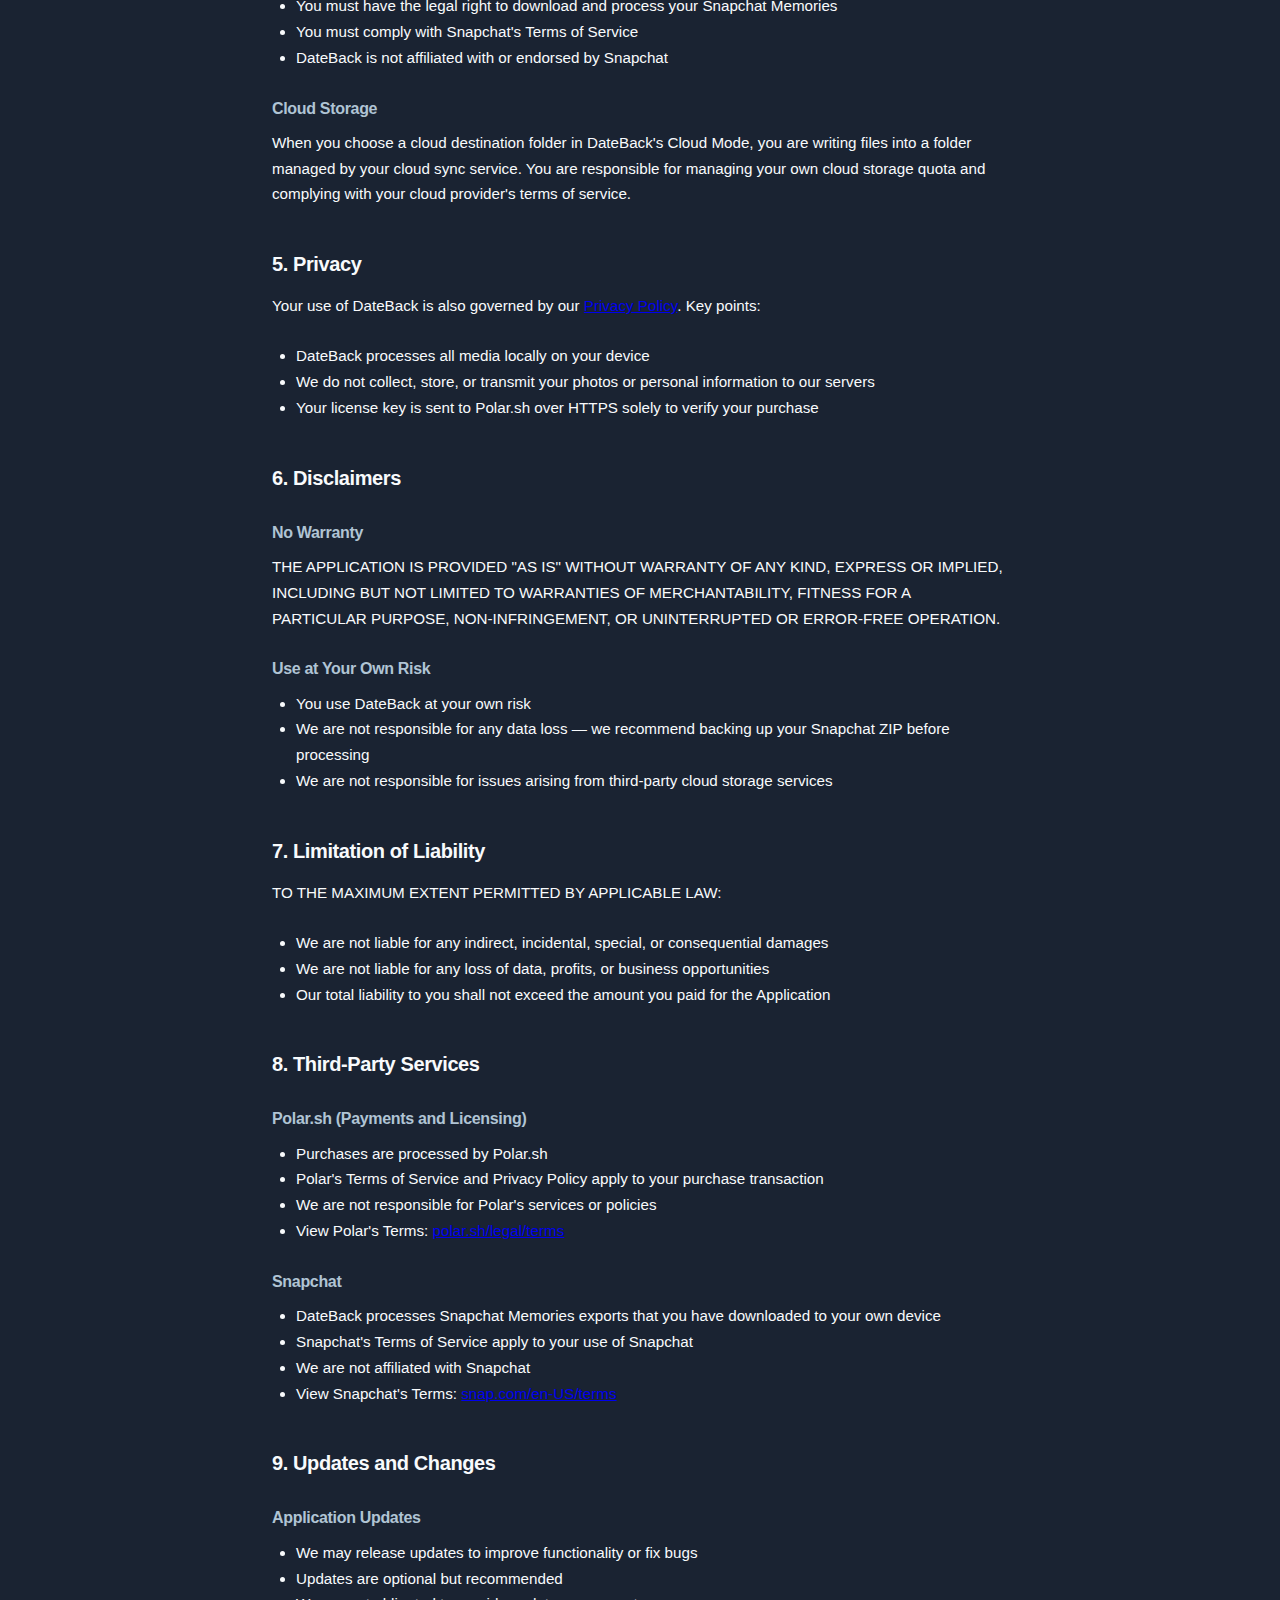
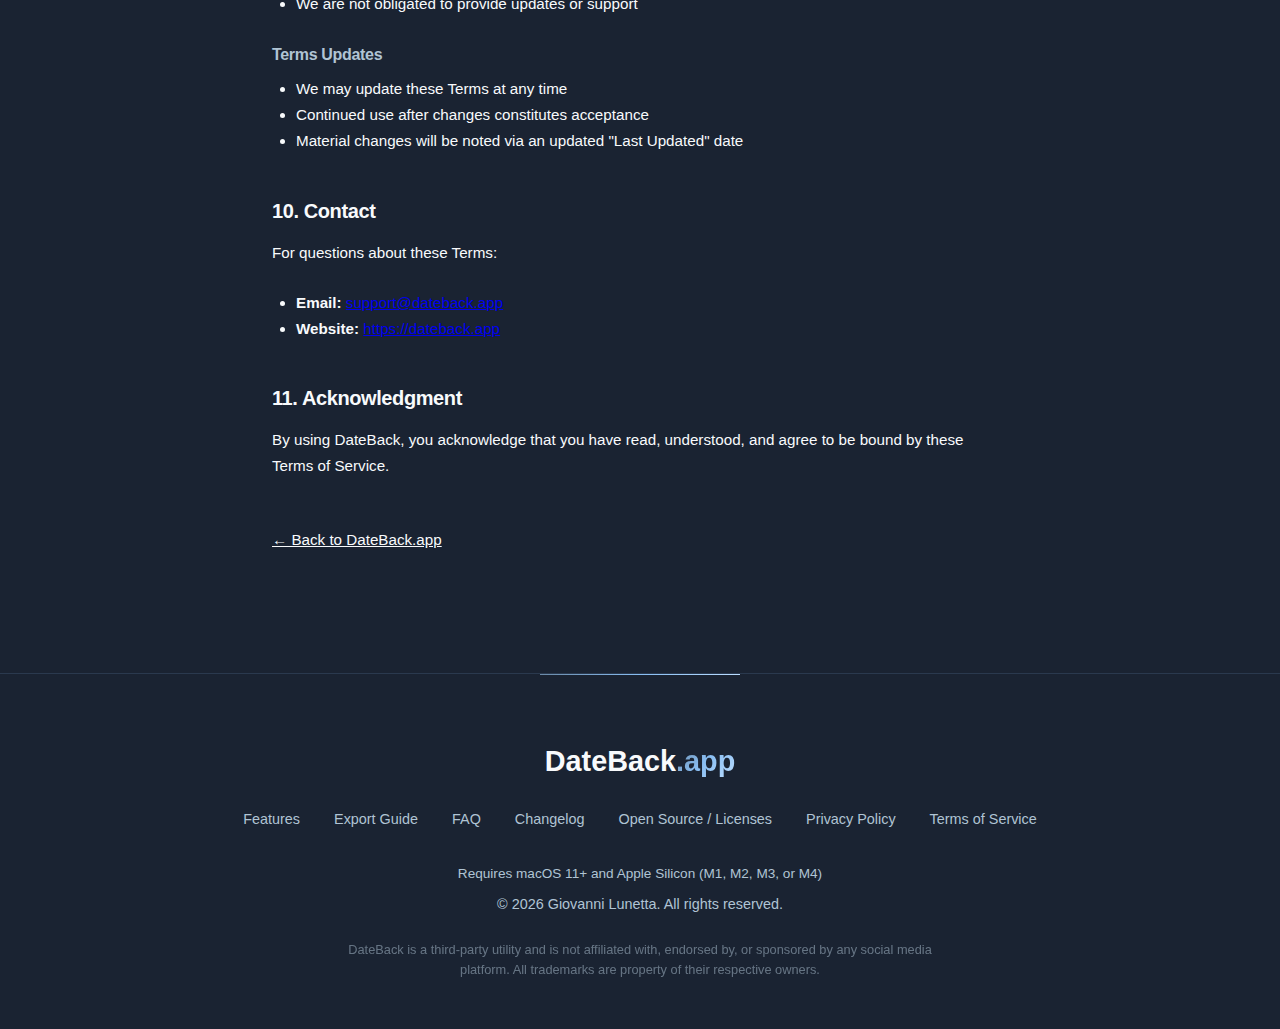
<file: terms-of-service.html>
<!DOCTYPE html>
<html lang="en">

<head>
    <meta charset="UTF-8">
    <meta name="viewport" content="width=device-width, initial-scale=1.0">
    <title>Terms of Service | DateBack</title>
    <meta name="description" content="DateBack Terms of Service. Read the terms that govern your use of the DateBack macOS application.">
    <link rel="canonical" href="https://dateback.app/terms-of-service.html">

    <meta property="og:title" content="Terms of Service | DateBack">
    <meta property="og:description" content="DateBack Terms of Service. Read the terms that govern your use of the DateBack macOS application.">
    <meta property="og:url" content="https://dateback.app/terms-of-service.html">
    <meta property="og:type" content="website">
    <meta property="og:image" content="https://dateback.app/images/og-image.png">
    <meta name="twitter:card" content="summary_large_image">
    <meta name="twitter:title" content="Terms of Service | DateBack">
    <meta name="twitter:description" content="DateBack Terms of Service. Read the terms that govern your use of the DateBack macOS application.">
    <meta name="twitter:image" content="https://dateback.app/images/og-image.png">

    <link rel="icon" type="image/png" href="images/favicon.png">
    <link rel="stylesheet" href="styles.css">
    <style>
        .legal-body {
            max-width: 800px;
            margin: 0 auto;
            padding: 4rem 2rem 6rem;
            line-height: 1.7;
        }

        .legal-body h1 {
            font-size: 2rem;
            margin-bottom: 0.5rem;
        }

        .legal-body h2 {
            font-size: 1.25rem;
            margin-top: 2.5rem;
            margin-bottom: 0.75rem;
            color: var(--text-primary);
        }

        .legal-body h3 {
            font-size: 1rem;
            margin-top: 1.5rem;
            margin-bottom: 0.5rem;
            color: var(--text-muted);
        }

        .legal-body p,
        .legal-body li {
            color: var(--text-secondary);
            font-size: 0.95rem;
        }

        .legal-body ul,
        .legal-body ol {
            padding-left: 1.5rem;
        }

        .legal-body .last-updated {
            color: var(--text-muted);
            font-style: italic;
            font-size: 0.9rem;
            margin-bottom: 2rem;
        }
    </style>
</head>

<body>

    <nav>
        <div class="container nav-container">
            <a href="index.html" class="logo">
                <img src="images/logo.png" alt="DateBack logo" class="logo-img">
                DateBack<span>.app</span>
            </a>

            <div class="nav-center">
                <a href="index.html#features">Features</a>
                <a href="index.html#pricing">Pricing</a>
                <a href="index.html#faq">FAQ</a>
                <a href="changelog.html">Changelog</a>
                <a href="index.html#" onclick="openContactModal(); return false;">Support</a>
            </div>

            <div class="nav-right">
                <a href="https://buy.polar.sh/polar_cl_F1R601XKoGREXw1PxwvhUVIYz859VlG83okyn2I1WCI"
                    class="nav-cta desktop-only" target="_blank" rel="noopener noreferrer">Buy &amp; Download for Mac —
                    $10</a>
                <button class="mobile-menu-btn" aria-label="Open menu" aria-expanded="false">☰</button>
            </div>
        </div>

        <div class="mobile-menu">
            <a href="index.html#features">Features</a>
            <a href="index.html#pricing">Pricing</a>
            <a href="index.html#faq">FAQ</a>
            <a href="changelog.html">Changelog</a>
            <a href="index.html#" onclick="openContactModal(); return false;">Support</a>
            <a href="https://buy.polar.sh/polar_cl_F1R601XKoGREXw1PxwvhUVIYz859VlG83okyn2I1WCI" class="nav-cta"
                style="margin: 1rem 20px; display: inline-block; text-align: center;" target="_blank"
                rel="noopener noreferrer">Buy &amp; Download for Mac — $10</a>
        </div>
    </nav>

    <main class="legal-body">
        <h1>Terms of Service for DateBack</h1>
        <p class="last-updated"><strong>Last Updated:</strong> March 14, 2026</p>

        <h2>1. Acceptance of Terms</h2>
        <p>By downloading, installing, or using DateBack ("the Application"), you agree to be bound by these Terms of
            Service ("Terms"). If you do not agree to these Terms, do not use the Application.</p>

        <h2>2. Description of the Application</h2>
        <p>DateBack is a macOS desktop application that:</p>
        <ul>
            <li>Processes and organizes Snapchat Memories exports from a downloaded ZIP file</li>
            <li>Fixes file timestamps and merges media overlays locally on your Mac</li>
            <li>Organizes processed files into dated folders on your computer</li>
            <li>Optionally moves processed files into a cloud sync folder you provide (iCloud Drive, Google Drive,
                OneDrive, Dropbox, or Box) — syncing is handled by your cloud provider, not by DateBack</li>
        </ul>

        <h2>3. License</h2>

        <h3>Grant of License</h3>
        <p>DateBack is proprietary commercial software. Upon purchase you are granted a personal, non-exclusive,
            non-transferable license to install and use one copy of the Application on your own Mac for personal,
            non-commercial purposes.</p>
        <p>The license is activated by the license key you receive after purchase. Your license key is tied to your
            purchase and is not transferable.</p>

        <h3>Open-Source Components</h3>
        <p>DateBack includes third-party open-source components, most notably FFmpeg (GPL v2.0+). These components are
            governed by their own licenses, which are available in the Application under Help → Licenses and at:</p>
        <ul>
            <li>FFmpeg source code: <a href="https://dateback.app/licenses/ffmpeg-source.zip"
                    target="_blank" rel="noopener noreferrer">dateback.app/licenses/ffmpeg-source.zip</a></li>
            <li>GPL License text: <a href="https://dateback.app/licenses/GPL-2.0.txt"
                    target="_blank" rel="noopener noreferrer">dateback.app/licenses/GPL-2.0.txt</a></li>
            <li>Other dependencies: see THIRD_PARTY_NOTICES.txt in the Application</li>
        </ul>
        <p>The inclusion of GPL-licensed components does not make DateBack itself open-source or free software.</p>

        <h3>Restrictions</h3>
        <p>You may not:</p>
        <ul>
            <li>Use the Application for illegal purposes</li>
            <li>Attempt to reverse engineer, decompile, or disassemble the Application</li>
            <li>Remove or modify any copyright or license notices</li>
            <li>Redistribute, sublicense, or resell the Application or your license key</li>
            <li>Use the Application to process content you do not have the legal right to process</li>
        </ul>

        <h2>4. User Responsibilities</h2>

        <h3>Your Content</h3>
        <ul>
            <li>You are solely responsible for the photos and videos you process with DateBack</li>
            <li>You must have the legal right to process any content you provide to the Application</li>
            <li>You must comply with all applicable laws regarding your content</li>
        </ul>

        <h3>Snapchat Content</h3>
        <ul>
            <li>You must have the legal right to download and process your Snapchat Memories</li>
            <li>You must comply with Snapchat's Terms of Service</li>
            <li>DateBack is not affiliated with or endorsed by Snapchat</li>
        </ul>

        <h3>Cloud Storage</h3>
        <p>When you choose a cloud destination folder in DateBack's Cloud Mode, you are writing files into a folder
            managed by your cloud sync service. You are responsible for managing your own cloud storage quota and
            complying with your cloud provider's terms of service.</p>

        <h2>5. Privacy</h2>
        <p>Your use of DateBack is also governed by our <a href="privacy-policy.html">Privacy Policy</a>. Key
            points:</p>
        <ul>
            <li>DateBack processes all media locally on your device</li>
            <li>We do not collect, store, or transmit your photos or personal information to our servers</li>
            <li>Your license key is sent to Polar.sh over HTTPS solely to verify your purchase</li>
        </ul>

        <h2>6. Disclaimers</h2>

        <h3>No Warranty</h3>
        <p>THE APPLICATION IS PROVIDED "AS IS" WITHOUT WARRANTY OF ANY KIND, EXPRESS OR IMPLIED, INCLUDING BUT NOT
            LIMITED TO WARRANTIES OF MERCHANTABILITY, FITNESS FOR A PARTICULAR PURPOSE, NON-INFRINGEMENT, OR
            UNINTERRUPTED OR ERROR-FREE OPERATION.</p>

        <h3>Use at Your Own Risk</h3>
        <ul>
            <li>You use DateBack at your own risk</li>
            <li>We are not responsible for any data loss — we recommend backing up your Snapchat ZIP before
                processing</li>
            <li>We are not responsible for issues arising from third-party cloud storage services</li>
        </ul>

        <h2>7. Limitation of Liability</h2>
        <p>TO THE MAXIMUM EXTENT PERMITTED BY APPLICABLE LAW:</p>
        <ul>
            <li>We are not liable for any indirect, incidental, special, or consequential damages</li>
            <li>We are not liable for any loss of data, profits, or business opportunities</li>
            <li>Our total liability to you shall not exceed the amount you paid for the Application</li>
        </ul>

        <h2>8. Third-Party Services</h2>

        <h3>Polar.sh (Payments and Licensing)</h3>
        <ul>
            <li>Purchases are processed by Polar.sh</li>
            <li>Polar's Terms of Service and Privacy Policy apply to your purchase transaction</li>
            <li>We are not responsible for Polar's services or policies</li>
            <li>View Polar's Terms: <a href="https://polar.sh/legal/terms" target="_blank"
                    rel="noopener noreferrer">polar.sh/legal/terms</a></li>
        </ul>

        <h3>Snapchat</h3>
        <ul>
            <li>DateBack processes Snapchat Memories exports that you have downloaded to your own device</li>
            <li>Snapchat's Terms of Service apply to your use of Snapchat</li>
            <li>We are not affiliated with Snapchat</li>
            <li>View Snapchat's Terms: <a href="https://www.snap.com/en-US/terms" target="_blank"
                    rel="noopener noreferrer">snap.com/en-US/terms</a></li>
        </ul>

        <h2>9. Updates and Changes</h2>

        <h3>Application Updates</h3>
        <ul>
            <li>We may release updates to improve functionality or fix bugs</li>
            <li>Updates are optional but recommended</li>
            <li>We are not obligated to provide updates or support</li>
        </ul>

        <h3>Terms Updates</h3>
        <ul>
            <li>We may update these Terms at any time</li>
            <li>Continued use after changes constitutes acceptance</li>
            <li>Material changes will be noted via an updated "Last Updated" date</li>
        </ul>

        <h2>10. Contact</h2>
        <p>For questions about these Terms:</p>
        <ul>
            <li><strong>Email:</strong> <a href="mailto:support@dateback.app">support@dateback.app</a></li>
            <li><strong>Website:</strong> <a href="https://dateback.app">https://dateback.app</a></li>
        </ul>

        <h2>11. Acknowledgment</h2>
        <p>By using DateBack, you acknowledge that you have read, understood, and agree to be bound by these Terms of
            Service.</p>

        <p style="margin-top: 3rem;"><a href="index.html" style="color: var(--accent-blue);">← Back to DateBack.app</a></p>
    </main>

    <footer>
        <div class="container">
            <div class="footer-logo">DateBack<span>.app</span></div>

            <div class="footer-links">
                <a href="index.html#features">Features</a>
                <a href="index.html#export-guide">Export Guide</a>
                <a href="index.html#faq">FAQ</a>
                <a href="changelog.html">Changelog</a>
                <a href="https://dateback.app/licenses/ffmpeg-source.zip">Open Source / Licenses</a>
                <a href="privacy-policy.html">Privacy Policy</a>
                <a href="terms-of-service.html">Terms of Service</a>
            </div>

            <p style="font-size: 0.85rem; color: var(--text-muted);">
                Requires macOS 11+ and Apple Silicon (M1, M2, M3, or M4)
            </p>

            <p>&copy; 2026 Giovanni Lunetta. All rights reserved.</p>

            <p class="disclaimer">
                DateBack is a third-party utility and is not affiliated with, endorsed by, or sponsored by any social
                media platform. All trademarks are property of their respective owners.
            </p>
        </div>
    </footer>

    <script src="script.js"></script>

</body>

</html>
</file>
<file: styles.css>
/* --- CSS VARIABLES & RESET --- */
:root {
    /* Stormy Morning Palette - Blues & Grays */
    --bg-dark: #1a2332;              /* Deep stormy blue */
    --bg-card: #2a3544;              /* Lighter storm blue */
    --bg-card-hover: #384959;        /* Darkest blue from palette */
    --text-main: #f8fafc;            /* Clean white */
    --text-muted: #b0c4d4;           /* Soft blue-gray */
    --accent-primary: #88BDF2;       /* Sky blue (main accent) */
    --accent-primary-hover: #6A89A7; /* Muted blue (hover) */
    --accent-secondary: #BDDDFC;      /* Light sky blue (Stormy Morning) */
    --accent-tertiary: #6A89A7;      /* Muted slate blue */
    --gradient-main: linear-gradient(135deg, #6A89A7 0%, #88BDF2 50%, #BBDDFF 100%);
    --border-color: rgba(136, 189, 242, 0.15);
    --border-hover: rgba(136, 189, 242, 0.5);
    --nav-height: 70px;
    --nav-height-shrunk: 56px;
}

* {
    box-sizing: border-box;
    margin: 0;
    padding: 0;
    scroll-behavior: smooth;
}

body {
    font-family: -apple-system, BlinkMacSystemFont, "Segoe UI", Roboto, Helvetica, Arial, sans-serif;
    background-color: var(--bg-dark);
    color: var(--text-main);
    line-height: 1.6;
    overflow-x: hidden;
}

/* Scroll margin for anchor offset */
section[id] {
    scroll-margin-top: 100px;
}

/* --- ANIMATIONS --- */
@keyframes fadeInUp {
    from {
        opacity: 0;
        transform: translateY(30px);
    }

    to {
        opacity: 1;
        transform: translateY(0);
    }
}

@keyframes shimmer {
    0% {
        background-position: 200% 0;
    }

    100% {
        background-position: -200% 0;
    }
}

@keyframes pulse {

    0%,
    100% {
        box-shadow: 0 0 0 0 rgba(136, 189, 242, 0.4);
    }

    50% {
        box-shadow: 0 0 0 15px rgba(136, 189, 242, 0);
    }
}

@keyframes float {

    0%,
    100% {
        transform: translateY(0);
    }

    50% {
        transform: translateY(-10px);
    }
}

.animate-fade-in {
    animation: fadeInUp 0.6s ease-out forwards;
    opacity: 0;
}

.delay-1 {
    animation-delay: 0.1s;
}

.delay-2 {
    animation-delay: 0.2s;
}

.delay-3 {
    animation-delay: 0.3s;
}

.delay-4 {
    animation-delay: 0.4s;
}

/* --- TYPOGRAPHY --- */
h1,
h2,
h3 {
    font-weight: 700;
    letter-spacing: -0.02em;
    color: white;
}

h1 {
    font-size: 3.5rem;
    line-height: 1.1;
    margin-bottom: 1.5rem;
}

h2 {
    font-size: 2.5rem;
    margin-bottom: 1rem;
}

h3 {
    font-size: 1.5rem;
    margin-bottom: 0.5rem;
}

p {
    color: var(--text-muted);
    font-size: 1.125rem;
    margin-bottom: 1.5rem;
}

.gradient-text {
    background: var(--gradient-main);
    background-size: 200% 100%;
    -webkit-background-clip: text;
    -webkit-text-fill-color: transparent;
    animation: shimmer 3s linear infinite;
}

/* --- LAYOUT --- */
.container {
    max-width: 1100px;
    margin: 0 auto;
    padding: 0 20px;
}

section {
    padding: 6rem 0;
    border-bottom: 1px solid var(--border-color);
}

/* --- NAVIGATION --- */
nav {
    position: fixed;
    top: 0;
    left: 0;
    width: 100%;
    background: rgba(15, 23, 42, 0.85);
    backdrop-filter: blur(20px);
    -webkit-backdrop-filter: blur(20px);
    z-index: 1000;
    border-bottom: 1px solid var(--border-color);
    transition: all 0.3s ease;
}

nav.scrolled {
    background: rgba(15, 23, 42, 0.95);
}

nav.scrolled .nav-container {
    height: var(--nav-height-shrunk);
}

.nav-container {
    display: flex;
    justify-content: space-between;
    align-items: center;
    height: var(--nav-height);
    transition: height 0.3s ease;
}

.logo {
    font-size: 1.5rem;
    font-weight: 800;
    display: flex;
    align-items: center;
    gap: 2px;
    color: white;
    text-decoration: none;
    transition: transform 0.2s;
}

.logo:hover {
    transform: scale(1.02);
}

.logo span {
    background: var(--gradient-main);
    -webkit-background-clip: text;
    -webkit-text-fill-color: transparent;
}

.logo-img {
    height: 32px;
    width: auto;
    margin-right: 8px;
}

.nav-center {
    display: flex;
    gap: 1.25rem;
    align-items: center;
}

.nav-center a {
    color: var(--text-muted);
    text-decoration: none;
    font-size: 0.875rem;
    font-weight: 500;
    transition: color 0.2s;
    position: relative;
    padding: 4px 0;
}

.nav-center a:hover {
    color: var(--accent-primary);
}

.nav-center a::after {
    content: '';
    position: absolute;
    bottom: -4px;
    left: 0;
    width: 0;
    height: 2px;
    background: var(--gradient-main);
    transition: width 0.3s;
}

.nav-center a:hover::after,
.nav-center a.active::after {
    width: 100%;
}

.nav-center a.active {
    color: var(--accent-primary);
}

.nav-cta {
    background: var(--gradient-main);
    color: white !important;
    padding: 0.6rem 1.4rem;
    border-radius: 8px;
    font-weight: 600;
    transition: all 0.3s;
    box-shadow: 0 4px 15px rgba(136, 189, 242, 0.3);
    text-decoration: none;
    white-space: nowrap;
}

.nav-cta:hover {
    transform: translateY(-2px);
    box-shadow: 0 6px 20px rgba(136, 189, 242, 0.4);
}

/* Mobile Menu */
.mobile-menu-btn {
    display: none;
    background: none;
    border: none;
    color: white;
    font-size: 1.8rem;
    cursor: pointer;
    padding: 12px;
    z-index: 1001;
    -webkit-tap-highlight-color: rgba(136, 189, 242, 0.2);
    transition: transform 0.15s ease;
}

.mobile-menu-btn:active {
    transform: scale(0.95);
}

.mobile-menu {
    display: none;
    position: absolute;
    top: 100%;
    left: 0;
    right: 0;
    background: rgba(15, 23, 42, 0.98);
    backdrop-filter: blur(20px);
    border-bottom: 1px solid var(--border-color);
    padding: 1rem 0;
    transform: translateY(-100%);
    opacity: 0;
    transition: all 0.3s ease;
    pointer-events: none;
}

.mobile-menu.open {
    transform: translateY(0);
    opacity: 1;
    pointer-events: auto;
}

.mobile-menu a {
    display: block;
    padding: 1rem 20px;
    color: var(--text-muted);
    text-decoration: none;
    font-size: 1.1rem;
    transition: all 0.2s;
}

.mobile-menu a:hover {
    color: var(--accent-primary);
    background: rgba(136, 189, 242, 0.1);
}

/* --- BUTTONS --- */
.btn {
    display: inline-block;
    padding: 1rem 2.5rem;
    border-radius: 12px;
    font-weight: 700;
    text-decoration: none;
    transition: all 0.3s ease;
    cursor: pointer;
    font-size: 1.1rem;
    position: relative;
    overflow: hidden;
}

.btn-primary {
    background: var(--gradient-main);
    color: #ffffff;
    border: none;
    box-shadow: 0 4px 20px rgba(136, 189, 242, 0.4);
}

.btn-primary:hover {
    transform: translateY(-3px);
    box-shadow: 0 8px 30px rgba(136, 189, 242, 0.5);
}

.btn-primary::before {
    content: '';
    position: absolute;
    top: 0;
    left: -100%;
    width: 100%;
    height: 100%;
    background: linear-gradient(90deg, transparent, rgba(255, 255, 255, 0.2), transparent);
    transition: left 0.5s;
}

.btn-primary:hover::before {
    left: 100%;
}

.btn-secondary {
    background: rgba(255, 255, 255, 0.05);
    color: var(--text-main);
    margin-left: 1rem;
    border: 1px solid var(--border-color);
    backdrop-filter: blur(10px);
}

.btn-secondary:hover {
    background: rgba(255, 255, 255, 0.1);
    border-color: var(--accent-primary);
    transform: translateY(-3px);
}

/* --- HERO --- */
.hero {
    padding-top: 10rem;
    text-align: center;
    position: relative;
}

.hero::before {
    content: '';
    position: absolute;
    top: 0;
    left: 50%;
    transform: translateX(-50%);
    width: 800px;
    height: 800px;
    background: radial-gradient(circle, rgba(136, 189, 242, 0.1) 0%, transparent 70%);
    pointer-events: none;
}

.hero-badges {
    display: flex;
    justify-content: center;
    gap: 12px;
    margin-bottom: 1.5rem;
    flex-wrap: wrap;
}

.hero-badge-pill {
    display: inline-flex;
    align-items: center;
    gap: 6px;
    padding: 6px 14px;
    background: rgba(136, 189, 242, 0.1);
    color: var(--accent-primary);
    border-radius: 50px;
    font-size: 0.85rem;
    font-weight: 600;
    border: 1px solid rgba(136, 189, 242, 0.3);
}

.hero-badge-pill.notarized {
    background: rgba(59, 142, 208, 0.1);
    color: var(--accent-secondary);
    border-color: rgba(59, 142, 208, 0.3);
}

.hero h1 {
    animation: fadeInUp 0.6s ease-out 0.1s forwards;
    opacity: 0;
}

.hero>.container>p {
    animation: fadeInUp 0.6s ease-out 0.2s forwards;
    opacity: 0;
}

.hero-buttons {
    margin-top: 2rem;
    animation: fadeInUp 0.6s ease-out 0.3s forwards;
    opacity: 0;
}

.system-requirements {
    font-size: 0.85rem;
    color: var(--text-muted, #888);
    margin-top: 0.5rem;
    text-align: center;
}

.hero-carousel {
    margin-top: 3rem;
    position: relative;
    max-width: 900px;
    margin-left: auto;
    margin-right: auto;
    animation: fadeInUp 0.6s ease-out 0.4s forwards;
    opacity: 0;
}

.carousel-track {
    position: relative;
    width: 100%;
    overflow: hidden;
    border-radius: 16px;
    box-shadow: 0 30px 80px -20px rgba(0, 0, 0, 0.6), 0 0 40px rgba(136, 189, 242, 0.1);
    border: 1px solid var(--border-color);
}

.carousel-wrapper {
    display: flex;
    align-items: center;
    justify-content: center;
    gap: 20px;
}

.carousel-image {
    width: 100%;
    height: auto;
    display: none;
    animation: float 6s ease-in-out infinite;
}

.carousel-image.active {
    display: block;
}

.carousel-dots {
    display: flex;
    justify-content: center;
    gap: 10px;
    margin-top: 1.5rem;
}

.carousel-dots .dot {
    width: 10px;
    height: 10px;
    border-radius: 50%;
    background: rgba(255, 255, 255, 0.2);
    cursor: pointer;
    transition: all 0.3s ease;
}

.carousel-dots .dot:hover {
    background: rgba(255, 255, 255, 0.4);
}

.carousel-dots .dot.active {
    background: var(--accent-primary);
    width: 28px;
    border-radius: 5px;
}

.carousel-arrow {
    background: none;
    border: none;
    color: rgba(255, 255, 255, 0.6);
    font-size: 3rem;
    cursor: pointer;
    transition: all 0.3s ease;
    display: flex;
    align-items: center;
    justify-content: center;
    flex-shrink: 0;
    padding: 10px;
}

.carousel-arrow:hover {
    color: var(--accent-primary);
    transform: scale(1.2);
}

/* --- PROBLEM SECTION --- */
.before-after-grid {
    display: grid;
    grid-template-columns: 1fr 1fr;
    gap: 2rem;
    max-width: 800px;
    margin: 3rem auto 0;
}

.comparison-card {
    background: var(--bg-card);
    border-radius: 16px;
    padding: 2rem;
    border: 1px solid var(--border-color);
}

.comparison-card.before {
    border-color: rgba(239, 68, 68, 0.3);
}

.comparison-card.after {
    border-color: rgba(136, 189, 242, 0.3);
}

.comparison-card-header {
    display: flex;
    align-items: center;
    gap: 8px;
    margin-bottom: 1.5rem;
    font-weight: 700;
    font-size: 1.1rem;
}

.comparison-card.before .comparison-card-header {
    color: #ef4444;
}

.comparison-card.after .comparison-card-header {
    color: var(--accent-primary);
}

.mock-timeline-item {
    display: flex;
    align-items: center;
    gap: 12px;
    padding: 10px 12px;
    background: rgba(255, 255, 255, 0.03);
    border-radius: 8px;
    margin-bottom: 8px;
    font-size: 0.95rem;
}

.mock-timeline-item .icon {
    font-size: 1.2rem;
}

.mock-timeline-item .date {
    color: var(--text-muted);
    margin-left: auto;
    font-size: 0.85rem;
}

.comparison-card.before .mock-timeline-item .date {
    color: #ef4444;
}

.comparison-card.after .mock-timeline-item .date {
    color: var(--accent-primary);
}

/* --- HOW IT WORKS (3 Steps) --- */
.steps-grid {
    display: grid;
    grid-template-columns: repeat(3, 1fr);
    gap: 2rem;
    margin-top: 3rem;
}

.step-card {
    background: var(--bg-card);
    padding: 2rem;
    border-radius: 16px;
    border: 1px solid var(--border-color);
    text-align: center;
    transition: all 0.3s ease;
}

.step-card:hover {
    transform: translateY(-8px);
    border-color: var(--border-hover);
    box-shadow: 0 20px 40px rgba(0, 0, 0, 0.2);
}

.step-number-circle {
    width: 50px;
    height: 50px;
    background: var(--gradient-main);
    border-radius: 50%;
    display: flex;
    align-items: center;
    justify-content: center;
    font-size: 1.3rem;
    font-weight: 800;
    color: white;
    margin: 0 auto 1.2rem;
}

.step-card h3 {
    font-size: 1.2rem;
    margin-bottom: 0.8rem;
}

.step-card p {
    font-size: 0.95rem;
    margin-bottom: 0;
}

/* --- PRIVACY SECTION --- */
.privacy-grid {
    display: flex;
    flex-wrap: wrap;
    justify-content: center;
    gap: 1.5rem;
    margin-top: 3rem;
    max-width: 1200px;
    margin-left: auto;
    margin-right: auto;
}

.privacy-card {
    flex: 1 1 200px;
    max-width: 250px;
    background: var(--bg-card);
    padding: 1.5rem;
    border-radius: 12px;
    border: 1px solid var(--border-color);
    text-align: center;
    transition: all 0.3s ease;
}

.privacy-card:hover {
    border-color: var(--border-hover);
    transform: translateY(-4px);
}

.privacy-card .icon {
    font-size: 2rem;
    margin-bottom: 0.8rem;
}

.privacy-card h4 {
    font-size: 1rem;
    color: white;
    margin-bottom: 0.4rem;
}

.privacy-card p {
    font-size: 0.85rem;
    margin-bottom: 0;
}

/* --- FEATURES --- */
.features-grid {
    display: grid;
    grid-template-columns: repeat(2, 1fr);
    gap: 1.5rem;
    margin-top: 3rem;
    max-width: 900px;
    margin-left: auto;
    margin-right: auto;
}

.features-grid .feature-card:last-child:nth-child(odd) {
    grid-column: 1 / -1;
    max-width: 450px;
    margin: 0 auto;
}

.feature-card {
    background: linear-gradient(135deg, var(--bg-card) 0%, rgba(59, 142, 208, 0.03) 100%);
    padding: 2rem;
    border-radius: 16px;
    border: 1px solid var(--border-color);
    transition: all 0.3s ease;
    position: relative;
    overflow: hidden;
}

.feature-card::before {
    content: '';
    position: absolute;
    top: 0;
    left: 0;
    right: 0;
    height: 3px;
    background: var(--gradient-main);
    opacity: 0;
    transition: opacity 0.3s;
}

.feature-card:hover {
    transform: translateY(-8px);
    border-color: var(--border-hover);
    box-shadow: 0 20px 40px rgba(0, 0, 0, 0.2), 0 0 30px rgba(136, 189, 242, 0.1);
}

.feature-card:hover::before {
    opacity: 1;
}

.feature-icon {
    width: 56px;
    height: 56px;
    background: linear-gradient(135deg, rgba(136, 189, 242, 0.15) 0%, rgba(59, 142, 208, 0.15) 100%);
    border-radius: 14px;
    display: flex;
    align-items: center;
    justify-content: center;
    font-size: 1.8rem;
    margin-bottom: 1.2rem;
    border: 1px solid rgba(136, 189, 242, 0.2);
    transition: all 0.3s;
}

.feature-card:hover .feature-icon {
    transform: scale(1.1);
    border-color: var(--accent-primary);
}

.feature-card h3 {
    font-size: 1.25rem;
    margin-bottom: 0.8rem;
}

.feature-card p {
    font-size: 1rem;
    margin-bottom: 0;
    line-height: 1.7;
}

/* --- REAL PHOTO EXAMPLE (INTERACTIVE TOGGLE) --- */
#real-example {
    padding: 6rem 0;
    background: linear-gradient(180deg, var(--bg-section) 0%, var(--bg-main) 100%);
}

/* Global Toggle Control */
.diff-global-toggle {
    display: flex;
    gap: 0;
    max-width: 500px;
    margin: 2.5rem auto 2rem;
    background: var(--bg-card);
    border-radius: 12px;
    padding: 4px;
    border: 1px solid var(--border-color);
}

.diff-global-btn {
    flex: 1;
    padding: 1rem 1.75rem;
    font-size: 1.05rem;
    font-weight: 600;
    border: none;
    border-radius: 10px;
    background: transparent;
    color: var(--text-muted);
    cursor: pointer;
    transition: all 0.3s ease;
    font-family: inherit;
    position: relative;
}

.diff-global-btn:hover:not(.active) {
    color: var(--text-primary);
    background: rgba(255, 255, 255, 0.05);
}

.diff-global-btn.active {
    color: white;
    font-weight: 700;
    box-shadow: 0 2px 8px rgba(0, 0, 0, 0.2);
}

.diff-global-btn.active[data-state="without"] {
    background: linear-gradient(135deg, #ef4444 0%, #dc2626 100%);
}

.diff-global-btn.active[data-state="with"] {
    background: linear-gradient(135deg, #22c55e 0%, #16a34a 100%);
}

.diff-global-btn:focus-visible {
    outline: 2px solid var(--accent-secondary);
    outline-offset: 2px;
}

/* Cards Grid */
/* Global Toggle + Helper Text */
.diff-helper-text {
    text-align: center;
    color: var(--text-muted);
    font-size: 0.9375rem;
    margin: 1rem auto 2rem;
    max-width: 600px;
    transition: opacity 0.2s ease;
}

/* Section intro text above toggle */
.diff-section-intro {
    text-align: center;
    color: var(--text-muted);
    font-size: 1rem;
    margin: 2.5rem auto 1.5rem;
    max-width: 600px;
}

/* Compact before/after grid for merged section */
.before-after-compact {
    max-width: 680px;
    margin: 2rem auto;
    gap: 1rem;
}

.before-after-compact .comparison-card {
    padding: 1rem;
}

.before-after-compact .comparison-card-header {
    font-size: 0.9rem;
    padding-bottom: 0.75rem;
    margin-bottom: 0.75rem;
}

.before-after-compact .mock-timeline-item {
    padding: 0.5rem 0.75rem;
    font-size: 0.85rem;
}

/* ===== PHOTO FRAME PATTERN (prevents squishing) ===== */
/* Wrapper controls size via aspect-ratio; images fill without distortion */

/* ===== STAGE: Fixed-height container for smooth transitions ===== */
.diff-stage {
    position: relative;
    max-width: 680px;
    margin: 0 auto 2rem;
    /* Stable height prevents layout jump during transition */
    min-height: 580px;
}

/* ===== VIEW SYSTEM: Layered with crossfade ===== */
.diff-view {
    position: absolute;
    inset: 0;
    transition: opacity 220ms ease, transform 220ms ease;
}

.diff-view--without {
    opacity: 1;
    transform: translateY(0);
    pointer-events: auto;
}

.diff-view--with {
    opacity: 0;
    transform: translateY(10px);
    pointer-events: none;
}

/* When section has .is-with class */
#real-example.is-with .diff-view--without {
    opacity: 0;
    transform: translateY(-10px);
    pointer-events: none;
}

#real-example.is-with .diff-view--with {
    opacity: 1;
    transform: translateY(0);
    pointer-events: auto;
}

/* Mobile fix: Stack views instead of overlaying */
@media (max-width: 768px) {
    .diff-view {
        position: relative;
        inset: auto;
    }

    /* Hide inactive view completely on mobile */
    .diff-view--with {
        display: none;
    }

    #real-example.is-with .diff-view--without {
        display: none;
    }

    #real-example.is-with .diff-view--with {
        display: block;
    }
}

/* Reduced motion */
@media (prefers-reduced-motion: reduce) {
    .diff-view {
        transition: opacity 150ms ease;
        transform: none !important;
    }
}

/* ===== WITHOUT VIEW: Grouped Card ===== */
.diff-group-card {
    background: var(--bg-card);
    border: 1px solid var(--border-color);
    border-radius: 18px;
    overflow: hidden;
    transition: box-shadow 0.3s ease, border-color 0.3s ease;
}

.diff-group-card:hover {
    border-color: rgba(239, 68, 68, 0.5);
    box-shadow: 0 0 20px rgba(239, 68, 68, 0.3);
}

.diff-group-header {
    display: flex;
    justify-content: space-between;
    align-items: center;
    flex-wrap: wrap;
    gap: 0.75rem;
    padding: 1rem 1.25rem;
    border-bottom: 1px solid var(--border-color);
}

.diff-group-title {
    font-size: 1rem;
    font-weight: 600;
    color: var(--text-primary);
}

.diff-bad-date {
    color: #ef4444;
    font-family: 'Courier New', monospace;
    font-weight: 700;
}

.diff-badge {
    font-size: 0.75rem;
    font-weight: 600;
    padding: 0.375rem 0.75rem;
    border-radius: 6px;
    text-transform: uppercase;
    letter-spacing: 0.5px;
}

.diff-badge--export {
    color: #ef4444;
    background: rgba(239, 68, 68, 0.12);
    border: 1px solid rgba(239, 68, 68, 0.25);
}

.diff-group-grid {
    display: grid;
    grid-template-columns: repeat(2, 1fr);
    gap: 0.5rem;
    padding: 1rem 0.5rem;
    align-items: start;
    justify-items: center;
}

.diff-group-item {
    display: flex;
    flex-direction: column;
    gap: 0.75rem;
    width: fit-content;
}

/* Align items toward center */
.diff-group-item:first-child {
    margin-left: auto;
}

.diff-group-item:last-child {
    margin-right: auto;
}

.diff-group-label {
    font-size: 0.875rem;
    font-weight: 600;
    color: var(--text-muted);
    padding-left: 0;
    text-align: center;
}

/* ===== WITH VIEW: Two Cards Grid ===== */
.diff-cards-grid {
    display: grid;
    grid-template-columns: repeat(2, 1fr);
    gap: 1rem;
    align-items: start;
    padding-top: 1.75rem;
}

.diff-card-item {
    display: flex;
    flex-direction: column;
    gap: 0.75rem;
}

.diff-card-label {
    font-size: 0.875rem;
    font-weight: 600;
    color: var(--text-muted);
    padding-left: 0;
    text-align: left;
}

.diff-card {
    background: var(--bg-card);
    border: 1px solid var(--border-color);
    border-radius: 18px;
    overflow: hidden;
    transition: transform 0.3s ease, box-shadow 0.3s ease, border-color 0.3s ease;
    display: flex;
    flex-direction: column;
    height: 100%;
}

.diff-card:hover {
    transform: translateY(-4px);
    border-color: rgba(34, 197, 94, 0.5);
    box-shadow: 0 0 20px rgba(34, 197, 94, 0.3);
}

/* Add spacing between photo and footer in WITH cards */
.diff-card .diff-media {
    margin-bottom: 1rem;
    margin-top: 1rem;
}

/* ===== PHOTO FRAME: Unified sizing for both WITHOUT and WITH states ===== */
/* This is the reusable component that controls image container dimensions */
.diff-photo-frame,
.diff-media {
    position: relative;
    width: 100%;
    max-width: 280px;
    margin: 0 auto;
    /* Portrait aspect ratio for Snapchat exports */
    aspect-ratio: 9 / 16;
    border-radius: 18px;
    overflow: hidden;
    /* Subtle background shows if using object-fit: contain */
    background: rgba(255, 255, 255, 0.03);
}

/* ===== IMAGE FILL: Preserves aspect ratio, no distortion ===== */
/* Images fill the frame; may crop (cover) or show letterbox (contain) */
.diff-photo-frame>img,
.diff-media>img,
.diff-media img {
    display: block;
    width: 100%;
    height: 100%;
    /* Use 'cover' to fill frame (may crop edges) or 'contain' to show full photo (may letterbox) */
    object-fit: cover;
    object-position: center;
    /* Prevent any conflicting rules from other selectors */
    max-width: none;
    max-height: none;
}

/* ===== OVERLAY PILL (WITH view only) ===== */
.diff-pill {
    position: absolute;
    bottom: 1rem;
    left: 1rem;
    padding: 0.5rem 0.875rem;
    background: rgba(15, 23, 42, 0.65);
    backdrop-filter: blur(12px);
    -webkit-backdrop-filter: blur(12px);
    border-radius: 8px;
    font-size: 0.8125rem;
    font-weight: 600;
    color: white;
    border: 1px solid rgba(34, 197, 94, 0.35);
    box-shadow: 0 4px 16px rgba(0, 0, 0, 0.25);
}

/* WITHOUT state pills (error styling) */
.diff-pill--without {
    border: 1px solid rgba(239, 68, 68, 0.35);
}

/* ===== FOOTER (WITH view) ===== */
.diff-footer {
    padding: 1rem 1.25rem;
    display: flex;
    justify-content: space-between;
    align-items: center;
    border-bottom: 1px solid var(--border-color);
    background: var(--bg-card);
}

/* Footer at top of card */
.diff-footer--top {
    border-bottom: 1px solid var(--border-color);
    border-top: none;
}

.diff-footer-date {
    font-size: 1rem;
    font-weight: 700;
    color: var(--text-primary);
    font-family: 'Courier New', monospace;
}

.diff-footer-badge {
    font-size: 0.75rem;
    font-weight: 600;
    color: #22c55e;
    padding: 0.375rem 0.75rem;
    border-radius: 6px;
    background: rgba(34, 197, 94, 0.1);
    border: 1px solid rgba(34, 197, 94, 0.2);
    text-transform: uppercase;
    letter-spacing: 0.5px;
}

/* Example caption */
.example-caption {
    text-align: center;
    margin-top: 4.5rem;
    margin-left: auto;
    margin-right: auto;
    color: rgba(255, 255, 255, 0.95);
    font-weight: 500;
    font-size: 1.05rem;
    line-height: 1.6;
}

.caption-accent {
    color: var(--accent-primary);
    font-weight: 600;
}

/* --- VIDEO DEMO --- */
.video-container {
    max-width: 900px;
    margin: 0 auto;
    border-radius: 16px;
    overflow: hidden;
    box-shadow: 0 20px 60px rgba(0, 0, 0, 0.4);
    border: 1px solid var(--border-color);
}

.video-wrapper {
    position: relative;
    padding-bottom: 56.25%;
    height: 0;
    overflow: hidden;
}

.video-wrapper iframe {
    position: absolute;
    top: 0;
    left: 0;
    width: 100%;
    height: 100%;
}

/* --- COMPARISON TABLE --- */
#comparison {
    padding: 5rem 0;
}

#comparison h2 {
    text-align: center;
    margin-bottom: 0.5rem;
}

.comparison-subtitle {
    text-align: center;
    color: var(--text-muted);
    font-size: 1.1rem;
    margin-bottom: 3rem;
}

.comparison-table {
    display: grid;
    grid-template-columns: 1.5fr 1fr 1fr;
    gap: 0;
    max-width: 800px;
    margin: 0 auto;
    border-radius: 16px;
    overflow: hidden;
    border: 1px solid var(--border-color);
}

.comparison-header {
    padding: 1.5rem 1rem;
    font-weight: 700;
    font-size: 1.1rem;
    text-align: center;
}

.comparison-header.feature-header {
    background: var(--bg-card);
    text-align: left;
    padding-left: 1.5rem;
}

.comparison-header.competitor {
    background: rgba(100, 100, 100, 0.2);
    color: var(--text-muted);
}

.comparison-header.dateback {
    background: rgba(136, 189, 242, 0.15);
    color: var(--accent-primary);
    border-left: 2px solid var(--accent-primary);
}

.comparison-row {
    display: contents;
}

.comparison-cell {
    padding: 1.2rem 1rem;
    border-top: 1px solid var(--border-color);
    display: flex;
    align-items: center;
}

.comparison-cell.feature {
    background: var(--bg-card);
    font-weight: 600;
    padding-left: 1.5rem;
}

.comparison-cell.competitor {
    background: rgba(100, 100, 100, 0.1);
    color: var(--text-muted);
    justify-content: center;
    text-align: center;
}

.comparison-cell.dateback {
    background: rgba(136, 189, 242, 0.08);
    color: var(--accent-primary);
    font-weight: 600;
    justify-content: center;
    text-align: center;
    border-left: 2px solid var(--accent-primary);
}

.comparison-caption {
    text-align: center;
    margin-top: 2rem;
    padding: 1rem 1.5rem;
    background: linear-gradient(135deg, rgba(136, 189, 242, 0.1), rgba(136, 189, 242, 0.05));
    border-radius: 12px;
    max-width: 600px;
    margin-left: auto;
    margin-right: auto;
    color: var(--accent-primary);
    font-weight: 600;
    font-size: 1.1rem;
}

/* Mobile comparison cards - hidden on desktop */
.comparison-mobile {
    display: none;
}

@media (max-width: 768px) {
    .comparison-mobile {
        display: flex;
        flex-direction: column;
        gap: 1rem;
    }

    .comparison-mobile-card {
        border-radius: 12px;
        padding: 1.5rem;
    }

    .comparison-mobile-card h4 {
        margin-bottom: 1rem;
        font-size: 1.1rem;
    }

    .comparison-mobile-card ul {
        list-style: none;
        padding: 0;
        margin: 0;
    }

    .comparison-mobile-card li {
        padding: 0.5rem 0;
        border-bottom: 1px solid rgba(255, 255, 255, 0.1);
        font-size: 0.95rem;
        color: var(--text-main);
    }

    .comparison-mobile-card li:last-child {
        border-bottom: none;
    }

    .comparison-mobile-card li strong {
        color: var(--text-muted);
    }

    .competitor-card {
        background: rgba(100, 100, 100, 0.15);
        border: 1px solid rgba(100, 100, 100, 0.3);
    }

    .competitor-card h4 {
        color: #ef4444;
    }

    .dateback-card {
        background: rgba(136, 189, 242, 0.1);
        border: 1px solid rgba(136, 189, 242, 0.3);
    }

    .dateback-card h4 {
        color: var(--accent-primary);
    }
}

/* --- PRICING --- */
#pricing {
    position: relative;
}

#pricing::before {
    content: '';
    position: absolute;
    top: 50%;
    left: 50%;
    transform: translate(-50%, -50%);
    width: 600px;
    height: 600px;
    background: radial-gradient(circle, rgba(136, 189, 242, 0.08) 0%, transparent 70%);
    pointer-events: none;
}

.pricing-card {
    background: linear-gradient(180deg, var(--bg-card) 0%, rgba(30, 41, 59, 0.5) 100%);
    border: 2px solid transparent;
    border-radius: 24px;
    padding: 3rem;
    text-align: center;
    max-width: 480px;
    margin: 0 auto;
    position: relative;
    backdrop-filter: blur(20px);
    transition: all 0.3s ease;
    overflow: hidden;
}

.pricing-card::before {
    content: '';
    position: absolute;
    inset: 0;
    border-radius: 24px;
    padding: 2px;
    background: var(--gradient-main);
    -webkit-mask: linear-gradient(#fff 0 0) content-box, linear-gradient(#fff 0 0);
    -webkit-mask-composite: xor;
    mask-composite: exclude;
}

.pricing-card:hover {
    transform: translateY(-10px);
    box-shadow: 0 30px 60px rgba(0, 0, 0, 0.3), 0 0 50px rgba(136, 189, 242, 0.15);
}

.pricing-badge {
    display: inline-block;
    background: var(--gradient-main);
    color: white;
    padding: 6px 16px;
    border-radius: 50px;
    font-size: 0.85rem;
    font-weight: 700;
    margin-bottom: 1rem;
    text-transform: uppercase;
    letter-spacing: 0.5px;
}

.price {
    font-size: 4.5rem;
    font-weight: 800;
    background: var(--gradient-main);
    -webkit-background-clip: text;
    -webkit-text-fill-color: transparent;
    margin: 1rem 0;
    line-height: 1;
}

.price span {
    font-size: 1.2rem;
    color: var(--text-muted);
    font-weight: 400;
    -webkit-text-fill-color: var(--text-muted);
}

.check-list {
    list-style: none;
    margin: 2rem 0;
    text-align: left;
}

.check-list li {
    margin-bottom: 1rem;
    display: flex;
    align-items: center;
    gap: 12px;
    color: var(--text-main);
    font-size: 1.05rem;
}

.check-list li svg {
    flex-shrink: 0;
}

.pricing-card .btn-primary {
    width: 100%;
    padding: 1.2rem;
    font-size: 1.15rem;
    animation: pulse 2s infinite;
}

.pricing-card .btn-primary:hover {
    animation: none;
}

/* --- TRUST SECTION --- */
.trust-grid {
    display: grid;
    grid-template-columns: repeat(3, 1fr);
    gap: 1.5rem;
    margin-top: 3rem;
    max-width: 900px;
    margin-left: auto;
    margin-right: auto;
}

.trust-card {
    background: var(--bg-card);
    padding: 1.5rem;
    border-radius: 12px;
    border: 1px solid var(--border-color);
    text-align: center;
    transition: all 0.3s ease;
}

.trust-card:hover {
    border-color: var(--border-hover);
    transform: translateY(-4px);
}

.trust-card .icon {
    font-size: 2rem;
    margin-bottom: 0.8rem;
}

.trust-card h4 {
    font-size: 1rem;
    color: white;
    margin-bottom: 0.4rem;
}

.trust-card p {
    font-size: 0.85rem;
    margin-bottom: 0;
}

/* --- FAQ --- */
.faq-grid {
    display: grid;
    gap: 1rem;
    max-width: 800px;
    margin: 0 auto;
}

.faq-item {
    background: linear-gradient(135deg, var(--bg-card) 0%, rgba(59, 142, 208, 0.03) 100%);
    padding: 1.8rem 2rem;
    border-radius: 16px;
    border: 1px solid var(--border-color);
    transition: all 0.3s ease;
}

.faq-item:hover {
    border-color: var(--border-hover);
    transform: translateY(-3px);
    box-shadow: 0 10px 30px rgba(0, 0, 0, 0.15);
}

.faq-item h3 {
    font-size: 1.15rem;
    color: white;
    margin-bottom: 0.8rem;
    display: flex;
    align-items: center;
    gap: 10px;
}

.faq-item h3::before {
    content: '?';
    display: flex;
    align-items: center;
    justify-content: center;
    width: 28px;
    height: 28px;
    background: var(--gradient-main);
    border-radius: 8px;
    font-size: 0.9rem;
    font-weight: 700;
    flex-shrink: 0;
}

.faq-item p {
    margin-bottom: 0;
    font-size: 1rem;
    padding-left: 38px;
}

/* --- FAQ ACCORDION (details/summary) --- */
details.faq-item summary {
    display: flex;
    align-items: center;
    gap: 10px;
    list-style: none;
    cursor: pointer;
    font-size: 1.15rem;
    font-weight: 600;
    color: white;
    margin-bottom: 0;
    user-select: none;
}

details.faq-item summary::-webkit-details-marker {
    display: none;
}

details.faq-item summary::before {
    content: '?';
    display: flex;
    align-items: center;
    justify-content: center;
    width: 28px;
    height: 28px;
    min-width: 28px;
    background: var(--gradient-main);
    border-radius: 8px;
    font-size: 0.9rem;
    font-weight: 700;
    flex-shrink: 0;
}

details.faq-item summary::after {
    content: '›';
    font-size: 1.5rem;
    line-height: 1;
    color: var(--text-muted);
    transition: transform 0.25s ease;
    margin-left: auto;
    flex-shrink: 0;
}

details.faq-item[open] summary::after {
    transform: rotate(90deg);
}

details.faq-item[open] summary {
    margin-bottom: 0.8rem;
}

/* --- EXPORT GUIDE ACCORDION --- */
.export-guide-accordion {
    max-width: 900px;
    margin: 0 auto;
}

.export-guide-accordion summary {
    display: flex;
    align-items: center;
    gap: 12px;
    padding: 1.5rem 2rem;
    background: var(--bg-card);
    border-radius: 12px;
    border: 1px solid var(--border-color);
    cursor: pointer;
    font-size: 1.2rem;
    font-weight: 600;
    color: white;
    list-style: none;
    transition: all 0.3s;
}

.export-guide-accordion summary::-webkit-details-marker {
    display: none;
}

.export-guide-accordion summary::before {
    content: '▶';
    font-size: 0.8rem;
    transition: transform 0.3s;
}

.export-guide-accordion[open] summary::before {
    transform: rotate(90deg);
}

.export-guide-accordion summary:hover {
    border-color: var(--border-hover);
}

.export-guide-accordion[open] summary {
    border-radius: 12px 12px 0 0;
    border-bottom: none;
}

.export-guide-content {
    background: var(--bg-card);
    border: 1px solid var(--border-color);
    border-top: none;
    border-radius: 0 0 12px 12px;
    padding: 2rem;
}

/* Tutorial steps inside accordion */
.tutorial-step-large {
    background: rgba(255, 255, 255, 0.02);
    border-radius: 12px;
    border: 1px solid var(--border-color);
    padding: 1.5rem;
    margin-bottom: 1.5rem;
}

.step-header {
    display: flex;
    gap: 1.5rem;
    align-items: flex-start;
    margin-bottom: 1rem;
}

.step-number {
    background: var(--gradient-main);
    color: white;
    font-size: 1.2rem;
    font-weight: 800;
    width: 45px;
    height: 45px;
    border-radius: 12px;
    display: flex;
    align-items: center;
    justify-content: center;
    flex-shrink: 0;
}

.step-text {
    flex: 1;
}

.step-text h3 {
    font-size: 1.15rem;
    margin-bottom: 0.5rem;
}

.step-text p {
    font-size: 0.95rem;
    margin-bottom: 0;
}

.step-text a {
    color: var(--accent-primary);
}

.step-alert {
    background: rgba(255, 107, 107, 0.1);
    border-left: 4px solid #ff6b6b;
    padding: 1rem;
    border-radius: 0 8px 8px 0;
    margin-top: 1rem;
    font-size: 0.9rem;
    color: #ff6b6b;
}

.step-image {
    text-align: center;
    margin-top: 1rem;
}

.step-image img {
    max-width: 100%;
    max-height: 400px;
    border-radius: 8px;
    border: 1px solid var(--border-color);
    cursor: pointer;
    transition: transform 0.2s;
}

.step-image img:hover {
    transform: scale(1.02);
}

/* --- CHANGELOG --- */
.changelog-container {
    max-width: 700px;
    margin: 0 auto;
}

.changelog-entry {
    background: linear-gradient(135deg, var(--bg-card) 0%, rgba(59, 142, 208, 0.03) 100%);
    border: 1px solid var(--border-color);
    border-radius: 16px;
    padding: 2rem;
    margin-bottom: 1.5rem;
    transition: all 0.3s ease;
}

.changelog-entry:hover {
    border-color: var(--border-hover);
    transform: translateY(-3px);
}

.changelog-entry.coming-soon {
    border-style: dashed;
    opacity: 0.7;
}

.changelog-version {
    display: flex;
    align-items: center;
    gap: 1rem;
    margin-bottom: 1rem;
    flex-wrap: wrap;
    cursor: pointer;
    position: relative;
    padding-right: 40px;
}

/* Plus/Minus icon on the right */
.changelog-version::after {
    content: '+';
    position: absolute;
    right: 0;
    top: 50%;
    transform: translateY(-50%);
    width: 28px;
    height: 28px;
    display: flex;
    align-items: center;
    justify-content: center;
    background: rgba(136, 189, 242, 0.15);
    border: 1px solid rgba(136, 189, 242, 0.3);
    border-radius: 6px;
    color: var(--accent-primary);
    font-size: 20px;
    font-weight: 600;
    line-height: 1;
    padding-bottom: 2px;
    transition: all 0.3s ease;
}

/* When expanded, show minus */
details[open] .changelog-version::after {
    content: '−';
    background: rgba(136, 189, 242, 0.25);
    border-color: rgba(136, 189, 242, 0.5);
}

/* Hover effect */
.changelog-version:hover::after {
    background: rgba(136, 189, 242, 0.3);
    border-color: rgba(136, 189, 242, 0.6);
    transform: translateY(-50%) scale(1.1);
}

.version-badge {
    background: var(--gradient-main);
    color: white;
    padding: 6px 14px;
    border-radius: 8px;
    font-weight: 700;
    font-size: 1rem;
}

.version-badge.upcoming {
    background: rgba(255, 255, 255, 0.1);
    color: var(--text-muted);
}

.version-date {
    color: var(--text-muted);
    font-size: 0.95rem;
}

.changelog-list {
    list-style: none;
}

.changelog-list li {
    position: relative;
    padding-left: 1.5rem;
    margin-bottom: 0.6rem;
    color: var(--text-muted);
    font-size: 1rem;
}

.changelog-list li::before {
    content: '';
    position: absolute;
    left: 0;
    top: 10px;
    width: 6px;
    height: 6px;
    background: var(--accent-primary);
    border-radius: 50%;
}

.changelog-entry.coming-soon .changelog-list li::before {
    background: var(--text-muted);
}

/* --- LIGHTBOX --- */
.lightbox {
    display: none;
    position: fixed;
    z-index: 9999;
    left: 0;
    top: 0;
    width: 100%;
    height: 100%;
    background: rgba(0, 0, 0, 0.95);
    justify-content: center;
    align-items: center;
}

.lightbox.active {
    display: flex;
}

.lightbox-content {
    max-width: 90%;
    max-height: 90%;
    border-radius: 12px;
    box-shadow: 0 20px 60px rgba(0, 0, 0, 0.5);
}

.lightbox-close {
    position: absolute;
    top: 20px;
    right: 30px;
    color: white;
    font-size: 40px;
    font-weight: bold;
    cursor: pointer;
    transition: color 0.2s;
}

.lightbox-close:hover {
    color: var(--accent-primary);
}

/* --- FOOTER --- */
footer {
    padding: 4rem 0 3rem;
    text-align: center;
    font-size: 0.9rem;
    border-top: 1px solid var(--border-color);
    position: relative;
}

footer::before {
    content: '';
    position: absolute;
    top: 0;
    left: 50%;
    transform: translateX(-50%);
    width: 200px;
    height: 1px;
    background: var(--gradient-main);
}

.footer-logo {
    font-size: 1.8rem;
    font-weight: 800;
    margin-bottom: 1.5rem;
}

.footer-logo span {
    background: var(--gradient-main);
    -webkit-background-clip: text;
    -webkit-text-fill-color: transparent;
}

.footer-links {
    margin-bottom: 2rem;
}

.footer-links a {
    color: var(--text-muted);
    margin: 0 15px;
    text-decoration: none;
    transition: color 0.2s;
}

.footer-links a:hover {
    color: var(--accent-primary);
}

footer p {
    font-size: 0.9rem;
    margin-bottom: 0.5rem;
}

.disclaimer {
    font-size: 0.8rem;
    opacity: 0.5;
    max-width: 600px;
    margin: 1.5rem auto 0;
    line-height: 1.6;
}

/* --- RESPONSIVE --- */
@media (max-width: 768px) {

    /* Prevent right-alignment on zoom */
    html,
    body {
        overflow-x: hidden;
        width: 100%;
    }

    h1 {
        font-size: 2.2rem;
    }

    h2 {
        font-size: 1.8rem;
    }

    .nav-center {
        display: none;
    }

    .mobile-menu-btn {
        display: flex;
        align-items: center;
        justify-content: center;
        min-width: 44px;
        min-height: 44px;
    }

    .mobile-menu {
        display: block;
    }

    .nav-right {
        display: flex;
        align-items: center;
        gap: 8px;
    }

    /* Hide Buy button on mobile top bar - it's in the mobile menu instead */
    .nav-cta.desktop-only {
        display: none !important;
    }

    .hero {
        padding-top: 7rem;
    }

    .hero img {
        animation: fadeInUp 0.6s ease-out 0.4s forwards;
    }

    .hero-badges {
        flex-direction: column;
        align-items: center;
    }

    .btn {
        padding: 0.9rem 1.8rem;
        font-size: 1rem;
    }

    .btn-secondary {
        margin-left: 0;
        margin-top: 1rem;
    }

    .hero-buttons {
        display: flex;
        flex-direction: column;
        align-items: center;
    }

    /* Hide carousel arrows on mobile */
    .carousel-arrow {
        display: none;
    }

    .carousel-wrapper {
        gap: 0;
    }

    .before-after-grid {
        grid-template-columns: 1fr;
    }

    .steps-grid {
        grid-template-columns: 1fr;
    }

    .features-grid {
        grid-template-columns: 1fr;
    }

    .privacy-grid {
        grid-template-columns: 1fr 1fr;
    }

    .trust-grid {
        grid-template-columns: 1fr 1fr;
    }

    .pricing-card {
        padding: 2rem;
    }

    .price {
        font-size: 3.5rem;
    }

    section {
        padding: 4rem 0;
    }

    /* Mobile Comparison Table - Hide the grid, show as simple cards */
    .comparison-table {
        display: none;
    }

    /* Create mobile-friendly comparison */
    #comparison .container::after {
        content: '';
        display: block;
    }

    .step-header {
        flex-direction: column;
        gap: 1rem;
    }
}

@media (max-width: 480px) {
    .privacy-grid {
        grid-template-columns: 1fr;
    }

    .trust-grid {
        grid-template-columns: 1fr;
    }
}

/* ====================================
   CONTACT MODAL
   ==================================== */

/* Modal Overlay */
.contact-modal {
    display: none;
    position: fixed;
    z-index: 10000;
    left: 0;
    top: 0;
    width: 100%;
    height: 100%;
    background-color: rgba(15, 23, 42, 0.95);
    backdrop-filter: blur(10px);
    -webkit-backdrop-filter: blur(10px);
    animation: fadeIn 0.3s ease;
}

.contact-modal.show {
    display: flex;
    align-items: center;
    justify-content: center;
}

/* Modal Content Container */
.contact-modal-content {
    background: rgba(30, 41, 59, 0.9);
    backdrop-filter: blur(20px);
    -webkit-backdrop-filter: blur(20px);
    border: 1px solid var(--border-color);
    border-radius: 20px;
    padding: 3rem;
    width: 90%;
    max-width: 600px;
    max-height: 90vh;
    overflow-y: auto;
    position: relative;
    box-shadow: 0 20px 60px rgba(0, 0, 0, 0.5);
    animation: slideUp 0.4s ease;
}

@keyframes fadeIn {
    from {
        opacity: 0;
    }

    to {
        opacity: 1;
    }
}

@keyframes slideUp {
    from {
        opacity: 0;
        transform: translateY(30px) scale(0.95);
    }

    to {
        opacity: 1;
        transform: translateY(0) scale(1);
    }
}

/* Close Button */
.contact-modal-close {
    position: absolute;
    top: 1.5rem;
    right: 1.5rem;
    color: var(--text-muted);
    cursor: pointer;
    transition: all 0.3s ease;
    width: 40px;
    height: 40px;
    display: flex;
    align-items: center;
    justify-content: center;
}

/* --- OVERLAY COMPARISON SECTION --- */
.overlay-comparison-grid {
    display: grid;
    grid-template-columns: 1fr 1fr;
    gap: 3rem;
    max-width: 1200px;
    margin: 0 auto;
    align-items: stretch;
}

.comparison-item {
    display: flex;
    flex-direction: column;
}

.comparison-item.good .comparison-box {
    border-color: rgba(136, 189, 242, 0.35);
    box-shadow: 0 0 0 1px rgba(136, 189, 242, 0.22),
        0 12px 28px rgba(136, 189, 242, 0.12);
    padding: 1.75rem 1.25rem;
    max-width: 380px;
    width: 100%;
    margin: 0 auto;
}

.comparison-item.bad .comparison-box {
    border-color: rgba(239, 68, 68, 0.35);
    box-shadow: 0 0 0 1px rgba(239, 68, 68, 0.22),
        0 12px 28px rgba(239, 68, 68, 0.12);
}

.comparison-title {
    font-size: 1.5rem;
    font-weight: 600;
    text-align: center;
    text-transform: none;
    letter-spacing: 1.25px;
    margin-bottom: 1.25rem;
    padding-bottom: 0.75rem;
    border-bottom: 1px solid var(--border-color);
}

.comparison-title.bad {
    color: #f87171;
    border-color: rgba(239, 68, 68, 0.3);
}

.comparison-title.good {
    color: var(--accent-primary);
    border-color: rgba(136, 189, 242, 0.3);
}

.comparison-box {
    background: var(--bg-card);
    border-radius: 16px;
    padding: 1.75rem;
    border: 1px solid var(--border-color);
    transition: all 0.3s ease;
    position: relative;
    flex: 1;
    display: flex;
    flex-direction: column;
    align-items: center;
    justify-content: flex-start;
    overflow: hidden;
}

.comparison-box::before {
    content: '';
    position: absolute;
    top: 0;
    left: 0;
    right: 0;
    height: 3px;
    background: var(--gradient-main);
    opacity: 0;
    transition: opacity 0.3s;
    border-radius: 16px 16px 0 0;
}

/* Red border for bad/without comparison */
.comparison-item.bad .comparison-box::before {
    background: linear-gradient(90deg, #ef4444, #dc2626);
}

.comparison-item.good:hover .comparison-box {
    border-color: var(--accent-primary);
    box-shadow: 0 20px 40px rgba(0, 0, 0, 0.4),
        0 14px 30px rgba(136, 189, 242, 0.28);
}

.comparison-item:hover .comparison-box {
    transform: translateY(-6px);
    box-shadow: 0 20px 40px rgba(0, 0, 0, 0.4);
    border-color: var(--border-hover);
}

/* Red border on hover for bad comparison */
.comparison-item.bad:hover .comparison-box {
    border-color: #ef4444;
    box-shadow: 0 20px 40px rgba(0, 0, 0, 0.4),
        0 14px 30px rgba(239, 68, 68, 0.28);
}

.comparison-item:hover .comparison-box::before {
    opacity: 1;
}

.file-pair {
    display: flex;
    flex-direction: row;
    align-items: center;
    justify-content: center;
    gap: 1.25rem;
    width: 100%;
    margin-top: 0.25rem;
}

.file-item {
    flex: 1;
    text-align: center;
    /* Removed max-width to allow height to dictate size */
}

.file-item img {
    width: 100%;
    max-width: 100%;
    height: 420px;
    /* Fixed height for alignment */
    border-radius: 10px;
    border: 1px solid var(--border-color);
    margin-bottom: 0.75rem;
    box-shadow: 0 6px 16px rgba(0, 0, 0, 0.25);
    transition: all 0.3s ease;
    object-fit: cover;
}

.comparison-item:hover .file-item img {
    box-shadow: 0 8px 24px rgba(0, 0, 0, 0.35);
}

.file-item.overlay-file img {
    background-color: rgba(255, 255, 255, 0.03);
    background-image:
        linear-gradient(45deg, rgba(255, 255, 255, 0.08) 25%, transparent 25%),
        linear-gradient(-45deg, rgba(255, 255, 255, 0.08) 25%, transparent 25%),
        linear-gradient(45deg, transparent 75%, rgba(255, 255, 255, 0.08) 75%),
        linear-gradient(-45deg, transparent 75%, rgba(255, 255, 255, 0.08) 75%);
    background-size: 18px 18px;
    background-position: 0 0, 0 9px, 9px -9px, -9px 0px;
    padding: 10px;
    border-radius: 12px;
}

.file-name {
    font-size: 0.9rem;
    color: var(--text-main);
    font-family: 'Courier New', monospace;
    margin-bottom: 0;
    opacity: 1;
    display: inline-block;
    padding: 8px 14px;
    border-radius: 999px;
    background: rgba(15, 23, 42, 0.75);
    border: 1px solid rgba(255, 255, 255, 0.15);
    font-weight: 500;
}

.file-separator {
    font-size: 3rem;
    color: #f87171;
    font-weight: 300;
    opacity: 0.8;
    flex-shrink: 0;
}

.merged-result {
    text-align: center;
    width: 100%;
    max-width: 100%;
    display: flex;
    flex-direction: column;
    align-items: center;
    margin: 0 auto;
    margin-top: 0.25rem;
}

.merged-result img {
    width: auto;
    height: auto;
    max-width: 100%;
    max-height: 440px;
    border-radius: 10px;
    border: 1px solid rgba(136, 189, 242, 0.5);
    /* Semi-transparent green */
    margin-bottom: 0.75rem;
    box-shadow: 0 6px 16px rgba(0, 0, 0, 0.25);
    /* Match left image depth */
    transition: all 0.3s ease;
}

.comparison-item:hover .merged-result img {
    box-shadow: 0 8px 24px rgba(0, 0, 0, 0.35),
        0 0 0 1px rgba(136, 189, 242, 0.35);
    /* Stronger depth with a green edge */
    border-color: var(--accent-primary);
}

.comparison-result {
    text-align: center;
    font-weight: 500;
    font-size: 0.9rem;
    padding: 0.875rem 1.25rem;
    border-radius: 8px;
    margin-top: 1.25rem;
    margin-bottom: 0;
    width: fit-content;
    max-width: 100%;
    margin-left: auto;
    margin-right: auto;
}

.bad-result {
    background: rgba(239, 68, 68, 0.08);
    color: #f87171;
}

.good-result {
    background: rgba(136, 189, 242, 0.08);
    color: var(--accent-primary);
}

@media (max-width: 768px) {
    .overlay-comparison-grid {
        grid-template-columns: 1fr;
        gap: 2.5rem;
    }

    .comparison-box {
        padding: 1.75rem;
        min-height: 380px;
    }

    .comparison-item.good .comparison-box {
        max-width: 100%;
        width: 100%;
        margin: 0;
        padding: 1.75rem;
    }

    .file-pair {
        flex-direction: column;
        gap: 0.75rem;
    }

    .file-item {
        max-width: 240px;
    }

    .file-item img {
        height: 400px;
    }

    .file-separator {
        transform: rotate(90deg);
        margin: 0.5rem 0;
        font-size: 1.5rem;
    }

    .merged-result img {
        width: auto;
        height: auto;
        max-width: 100%;
        max-height: 420px;
    }
}

/* --- Mobile: Real Photo Example (Interactive Toggle) --- */
@media (max-width: 768px) {
    .diff-global-toggle {
        max-width: 100%;
        margin: 2rem auto 1.5rem;
    }

    .diff-global-btn {
        padding: 0.625rem 1rem;
        font-size: 0.875rem;
    }

    .diff-helper-text {
        font-size: 0.875rem;
        margin: 0.875rem auto 1.5rem;
        padding: 0 1rem;
    }

    /* Stage - Mobile: reduce photo frame size, stacked layout */
    .diff-photo-frame {
        max-width: 100%;
    }

    .diff-stage {
        min-height: 520px;
    }

    /* Grouped Card - Mobile */
    .diff-group-header {
        flex-direction: column;
        align-items: flex-start;
        gap: 0.5rem;
        padding: 1rem 1.25rem;
    }

    .diff-group-title {
        font-size: 0.875rem;
    }

    .diff-group-grid {
        grid-template-columns: 1fr;
        gap: 1.25rem;
        padding: 1.25rem;
    }

    .diff-group-label {
        font-size: 0.8125rem;
    }

    /* Center grid items on mobile instead of pushing to sides */
    .diff-group-item:first-child,
    .diff-group-item:last-child {
        margin-left: auto;
        margin-right: auto;
    }

    /* Cards Grid - Mobile */
    .diff-cards-grid {
        grid-template-columns: 1fr;
        gap: 1.5rem;
    }

    .diff-card-label {
        font-size: 0.8125rem;
    }

    /* Pill - Mobile: compact size with proper positioning */
    .diff-pill {
        bottom: 0.75rem;
        left: 0.75rem;
        top: auto;
        padding: 0.375rem 0.625rem;
        font-size: 0.75rem;
        width: fit-content;
        max-width: calc(100% - 1.5rem);
    }

    /* Image centering on mobile */
    .diff-media {
        margin-left: auto;
        margin-right: auto;
    }

    /* Footer - Mobile */
    .diff-footer {
        padding: 0.875rem 1rem;
        flex-direction: column;
        align-items: flex-start;
        gap: 0.5rem;
    }

    .diff-footer-date {
        font-size: 0.9375rem;
    }

    .diff-footer-badge {
        font-size: 0.6875rem;
        padding: 0.3125rem 0.625rem;
    }
}

/* ============================================
   Sticky Mobile CTA Bar
   ============================================ */

.mobile-cta-bar {
    display: none;
    position: fixed;
    bottom: 0;
    left: 0;
    right: 0;
    background: var(--bg-card);
    border-top: 1px solid var(--border-color);
    padding: 1rem;
    z-index: 999;
    box-shadow: 0 -2px 10px rgba(0, 0, 0, 0.3);
    text-align: center;
}

.mobile-cta-bar .btn {
    width: 100%;
    max-width: 400px;
    margin: 0 auto;
}

@media (max-width: 768px) {
    .mobile-cta-bar {
        display: block;
    }
}

/* ============================================
   Accessibility - Skip Link
   ============================================ */

.skip-link {
    position: absolute;
    top: -40px;
    left: 0;
    background: var(--accent-primary);
    color: white;
    padding: 8px 16px;
    text-decoration: none;
    z-index: 10000;
    border-radius: 0 0 4px 0;
}

.skip-link:focus {
    top: 0;
}
/* ============================================
   Contact Form Styling
   ============================================ */

.form-group {
    margin-bottom: 1.5rem;
    display: flex;
    flex-direction: column;
    gap: 0.5rem;
}

.form-group label {
    font-weight: 600;
    color: var(--text-primary);
    font-size: 0.95rem;
}

.form-group input,
.form-group textarea {
    width: 100%;
    padding: 0.875rem 1rem;
    background: var(--bg-section);
    border: 1px solid var(--border-color);
    border-radius: 8px;
    color: var(--text-primary);
    font-size: 1rem;
    font-family: inherit;
    transition: border-color 0.2s ease;
}

.form-group input:focus,
.form-group textarea:focus {
    outline: none;
    border-color: var(--accent-primary);
}

.form-group textarea {
    resize: vertical;
    min-height: 120px;
}

/* --- INSTALL GUIDE --- */
.install-guide-section {
    padding: 4rem 0 6rem;
}

.install-steps {
    max-width: 720px;
    margin: 0 auto;
    display: flex;
    flex-direction: column;
    gap: 0;
}

.install-step {
    display: flex;
    gap: 1.5rem;
    padding: 2rem 0;
    border-bottom: 1px solid var(--border-color);
    align-items: flex-start;
}

.install-step:last-child {
    border-bottom: none;
}

.install-step-number {
    flex-shrink: 0;
    width: 2.25rem;
    height: 2.25rem;
    border-radius: 50%;
    background: rgba(136, 189, 242, 0.15);
    border: 1px solid var(--accent-primary);
    color: var(--accent-primary);
    font-weight: 700;
    font-size: 1rem;
    display: flex;
    align-items: center;
    justify-content: center;
    margin-top: 0.2rem;
}

.install-step-check {
    background: rgba(44, 192, 105, 0.15);
    border-color: #2cc069;
    color: #2cc069;
    font-size: 1.1rem;
}

.install-step-content {
    flex: 1;
}

.install-step-content h2 {
    font-size: 1.2rem;
    font-weight: 600;
    margin-bottom: 0.6rem;
    color: var(--text-main);
}

.install-step-content p {
    color: var(--text-muted);
    line-height: 1.65;
    margin-bottom: 0.6rem;
}

.install-step-content p:last-child {
    margin-bottom: 0;
}

.install-step-content code {
    background: rgba(136, 189, 242, 0.1);
    border: 1px solid var(--border-color);
    border-radius: 4px;
    padding: 0.1em 0.4em;
    font-family: "SF Mono", "Menlo", "Consolas", monospace;
    font-size: 0.9em;
    color: var(--accent-secondary);
}

.install-step-content a {
    color: var(--accent-primary);
    text-decoration: underline;
}

.install-note {
    font-size: 0.875rem;
    color: var(--text-muted);
    opacity: 0.8;
}

.install-callout {
    margin-top: 1rem;
    background: rgba(136, 189, 242, 0.06);
    border: 1px solid var(--border-color);
    border-left: 3px solid var(--accent-primary);
    border-radius: 6px;
    padding: 1rem 1.25rem;
}

.install-callout strong {
    display: block;
    margin-bottom: 0.6rem;
    color: var(--text-main);
    font-size: 0.95rem;
}

.install-callout p {
    font-size: 0.9rem;
    color: var(--text-muted);
    line-height: 1.6;
    margin-bottom: 0.5rem;
}

.install-callout p:last-child {
    margin-bottom: 0;
}

.install-support {
    max-width: 720px;
    margin: 2.5rem auto 0;
    text-align: center;
    color: var(--text-muted);
    font-size: 0.95rem;
}

.install-support a {
    color: var(--accent-primary);
    text-decoration: underline;
}

/* Install guide preview section (index.html anchor) */
.install-guide-preview {
    padding: 4rem 0;
    text-align: center;
}

.install-guide-preview h2 {
    font-size: 1.75rem;
    margin-bottom: 1rem;
}

.install-guide-preview p {
    color: var(--text-muted);
    max-width: 520px;
    margin: 0 auto 1.5rem;
    line-height: 1.65;
}

/* Inline install-guide link near pricing CTA */
.install-guide-link {
    display: inline-block;
    margin-top: 0.75rem;
    font-size: 0.9rem;
    color: var(--text-muted);
    text-decoration: underline;
    text-underline-offset: 3px;
    transition: color 0.2s;
}

.install-guide-link:hover {
    color: var(--accent-primary);
}
</file>
